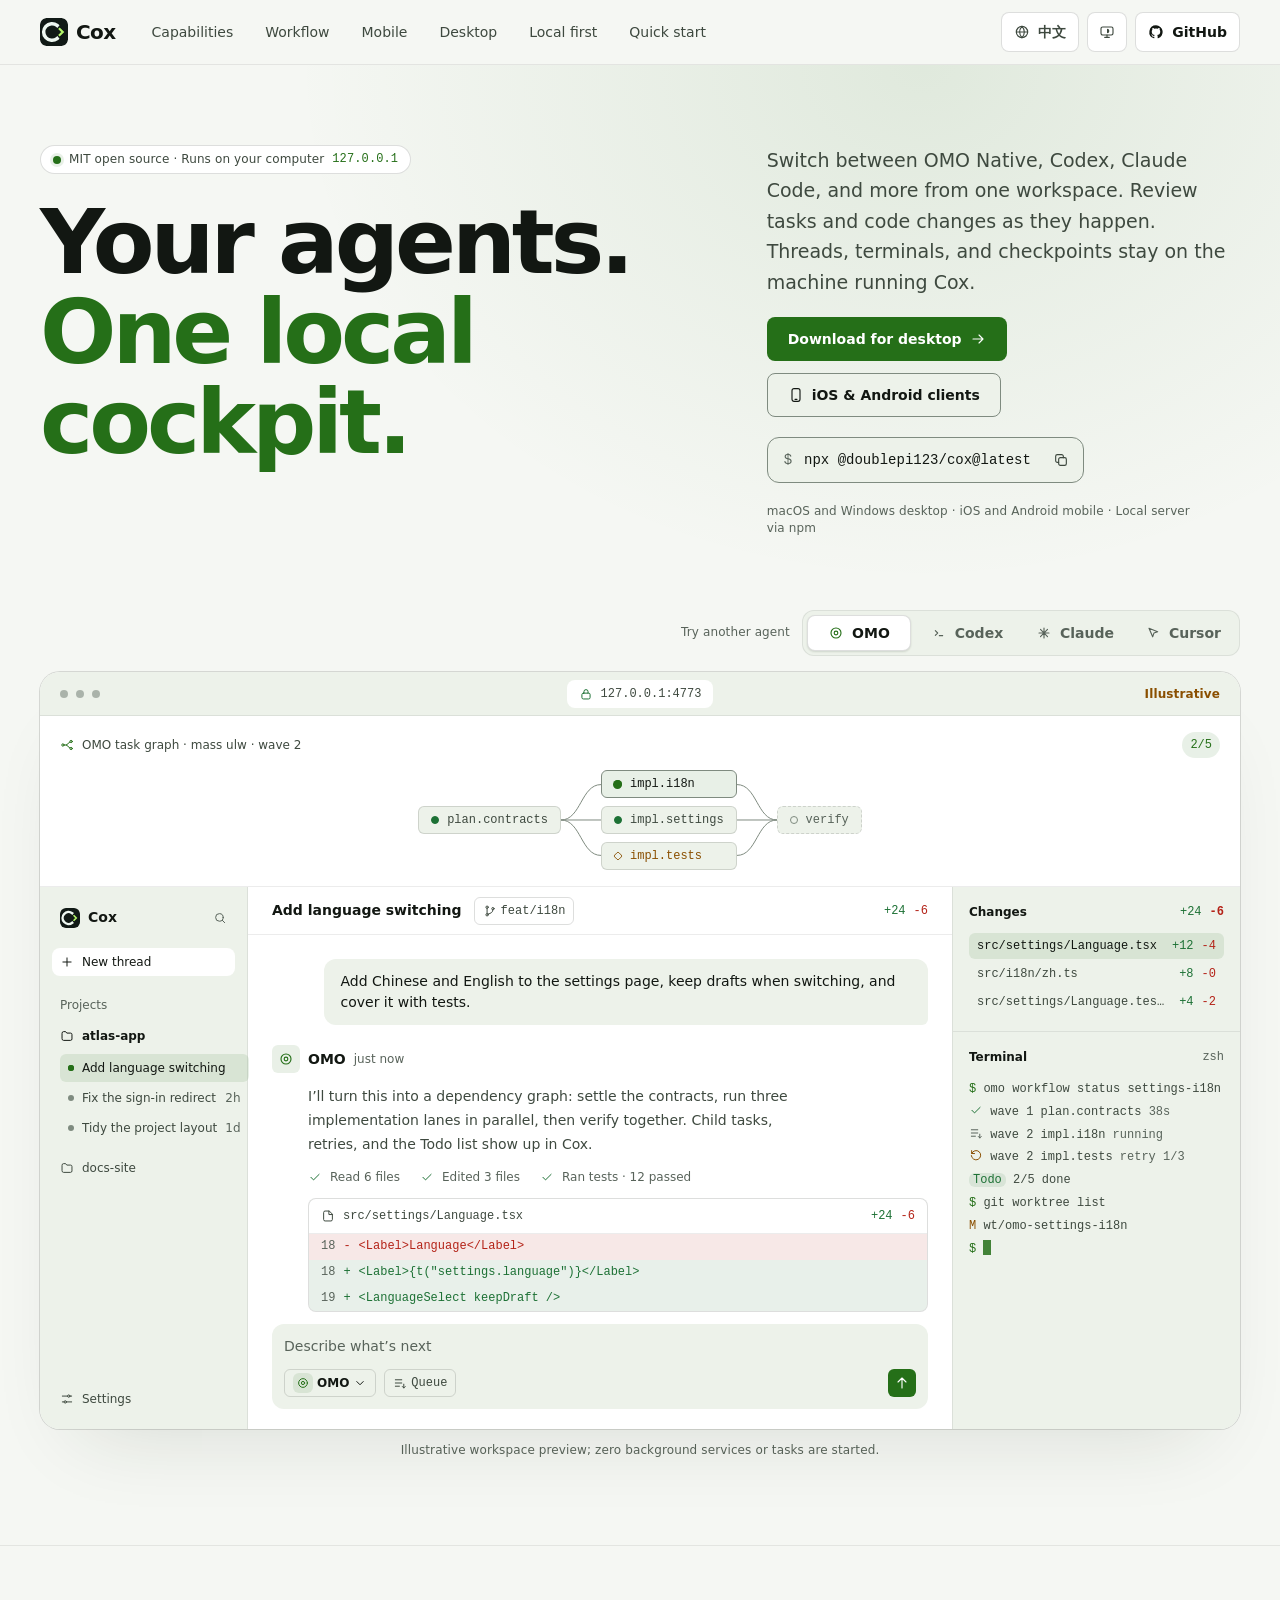
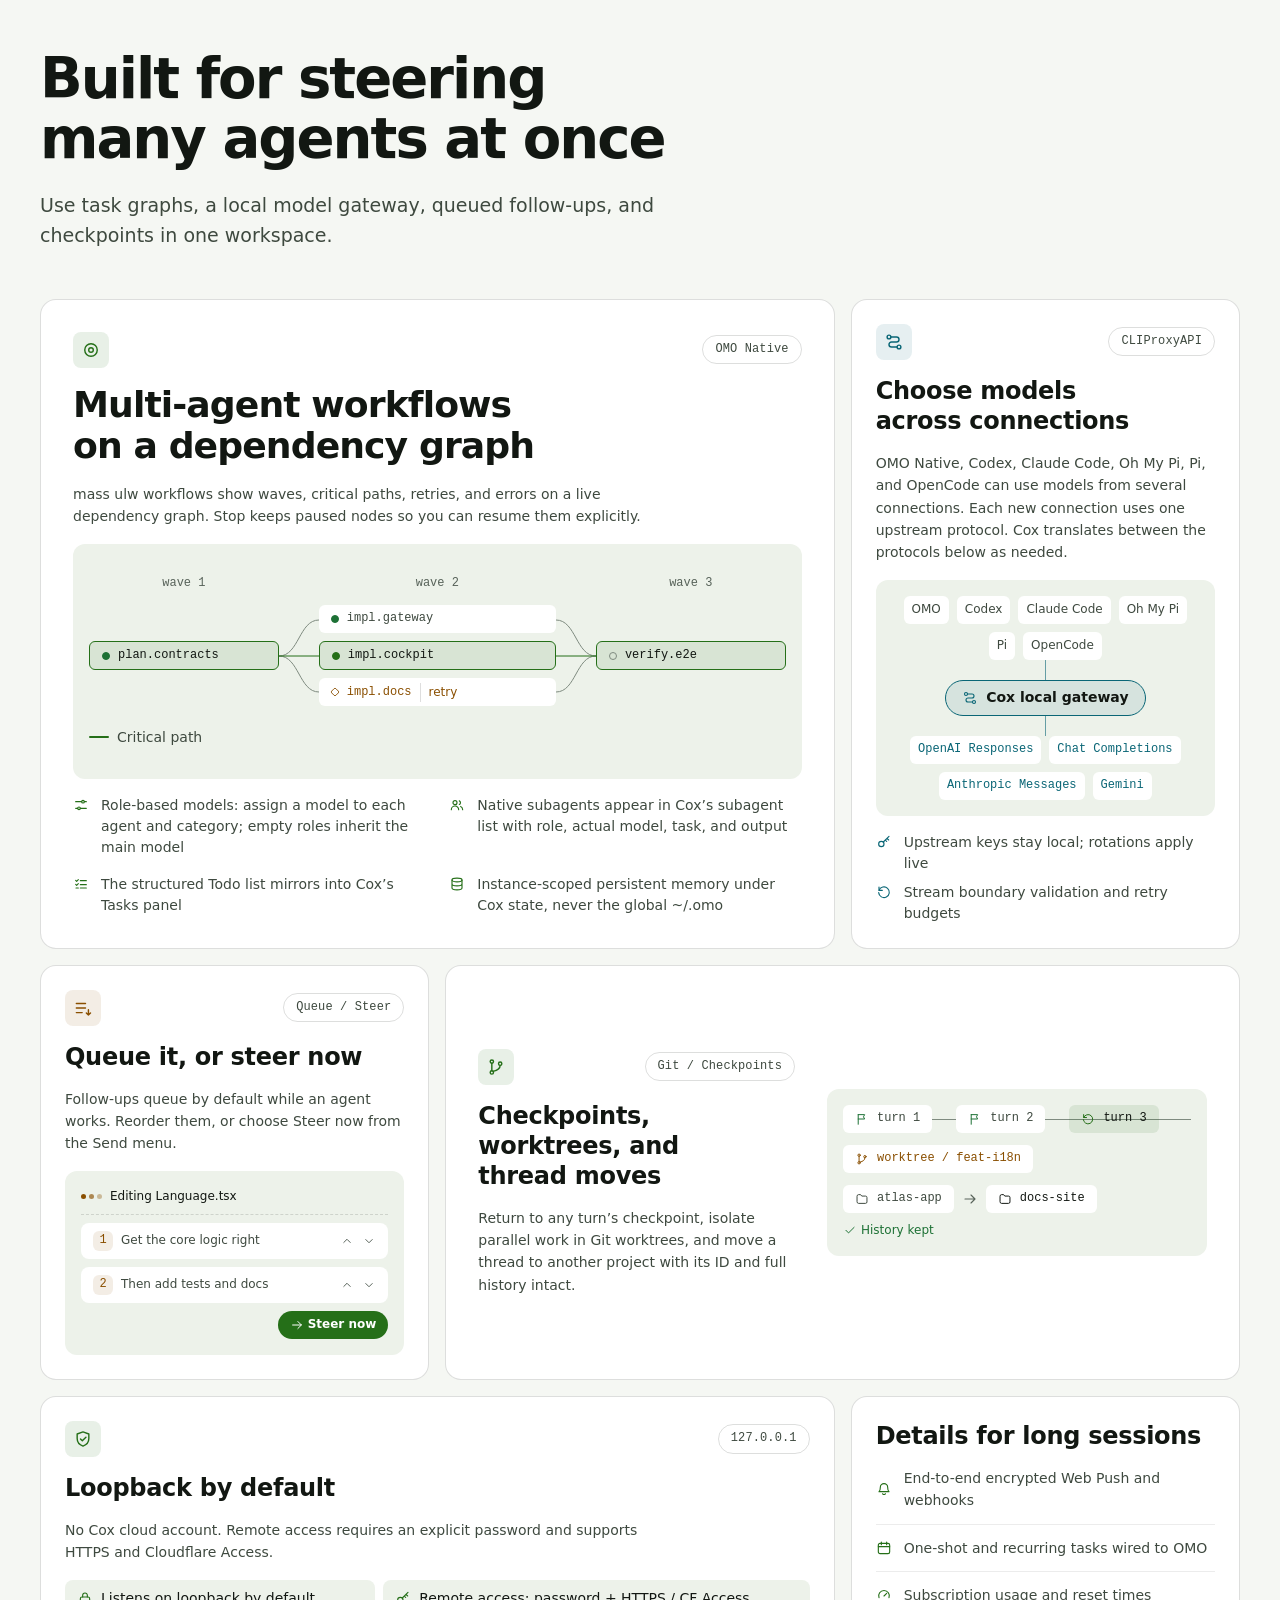
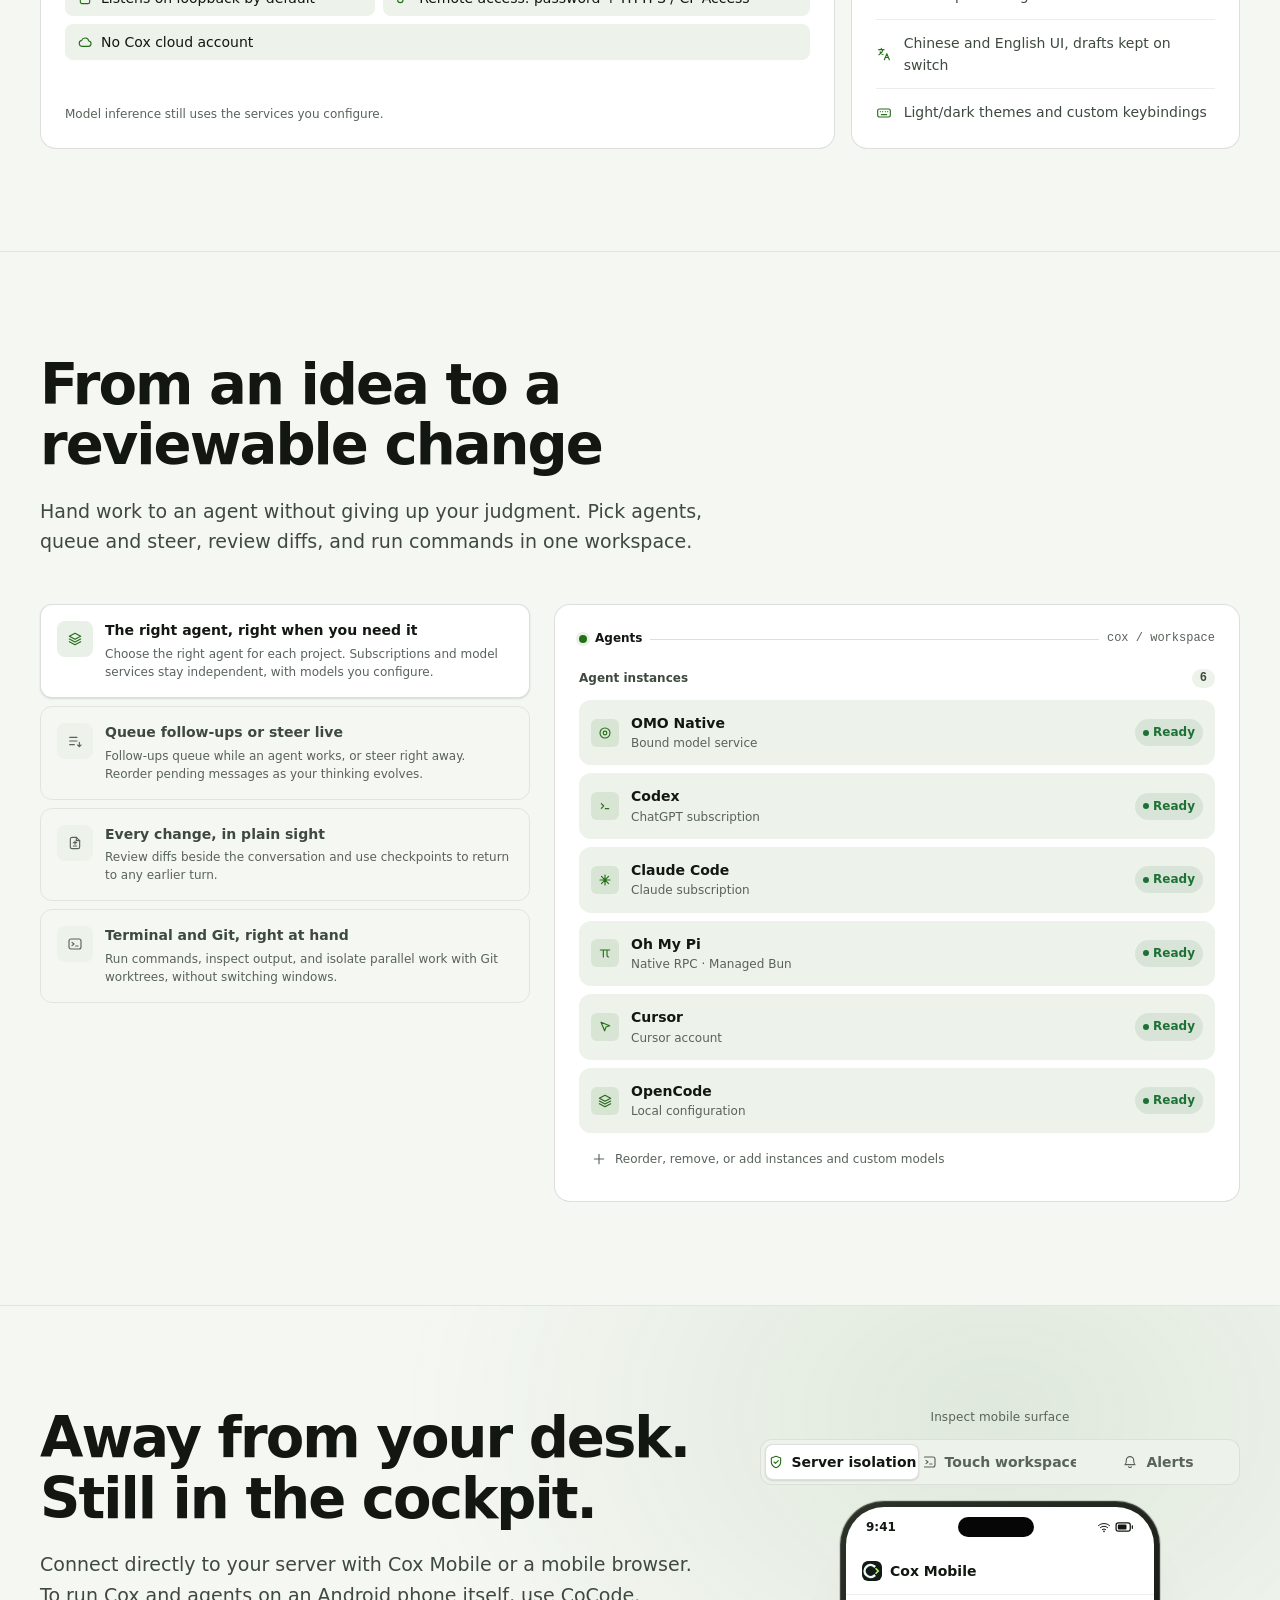
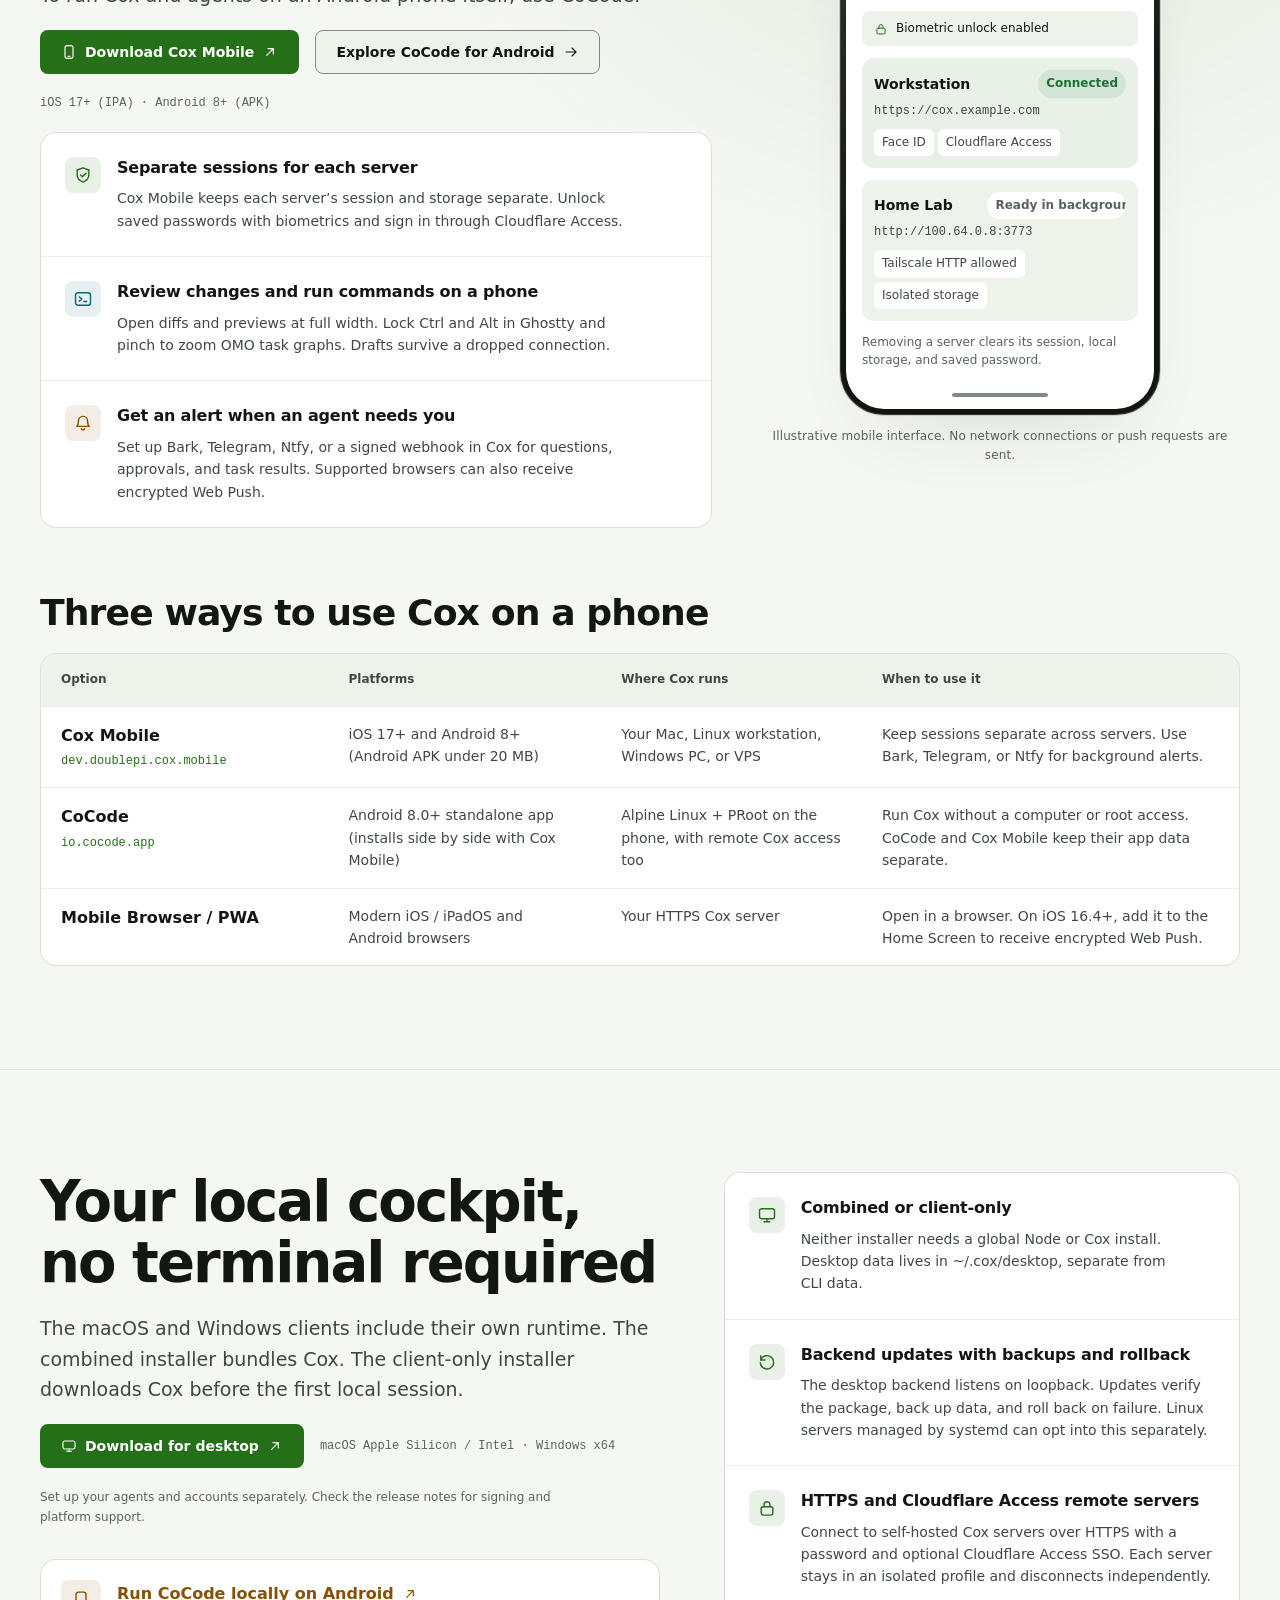
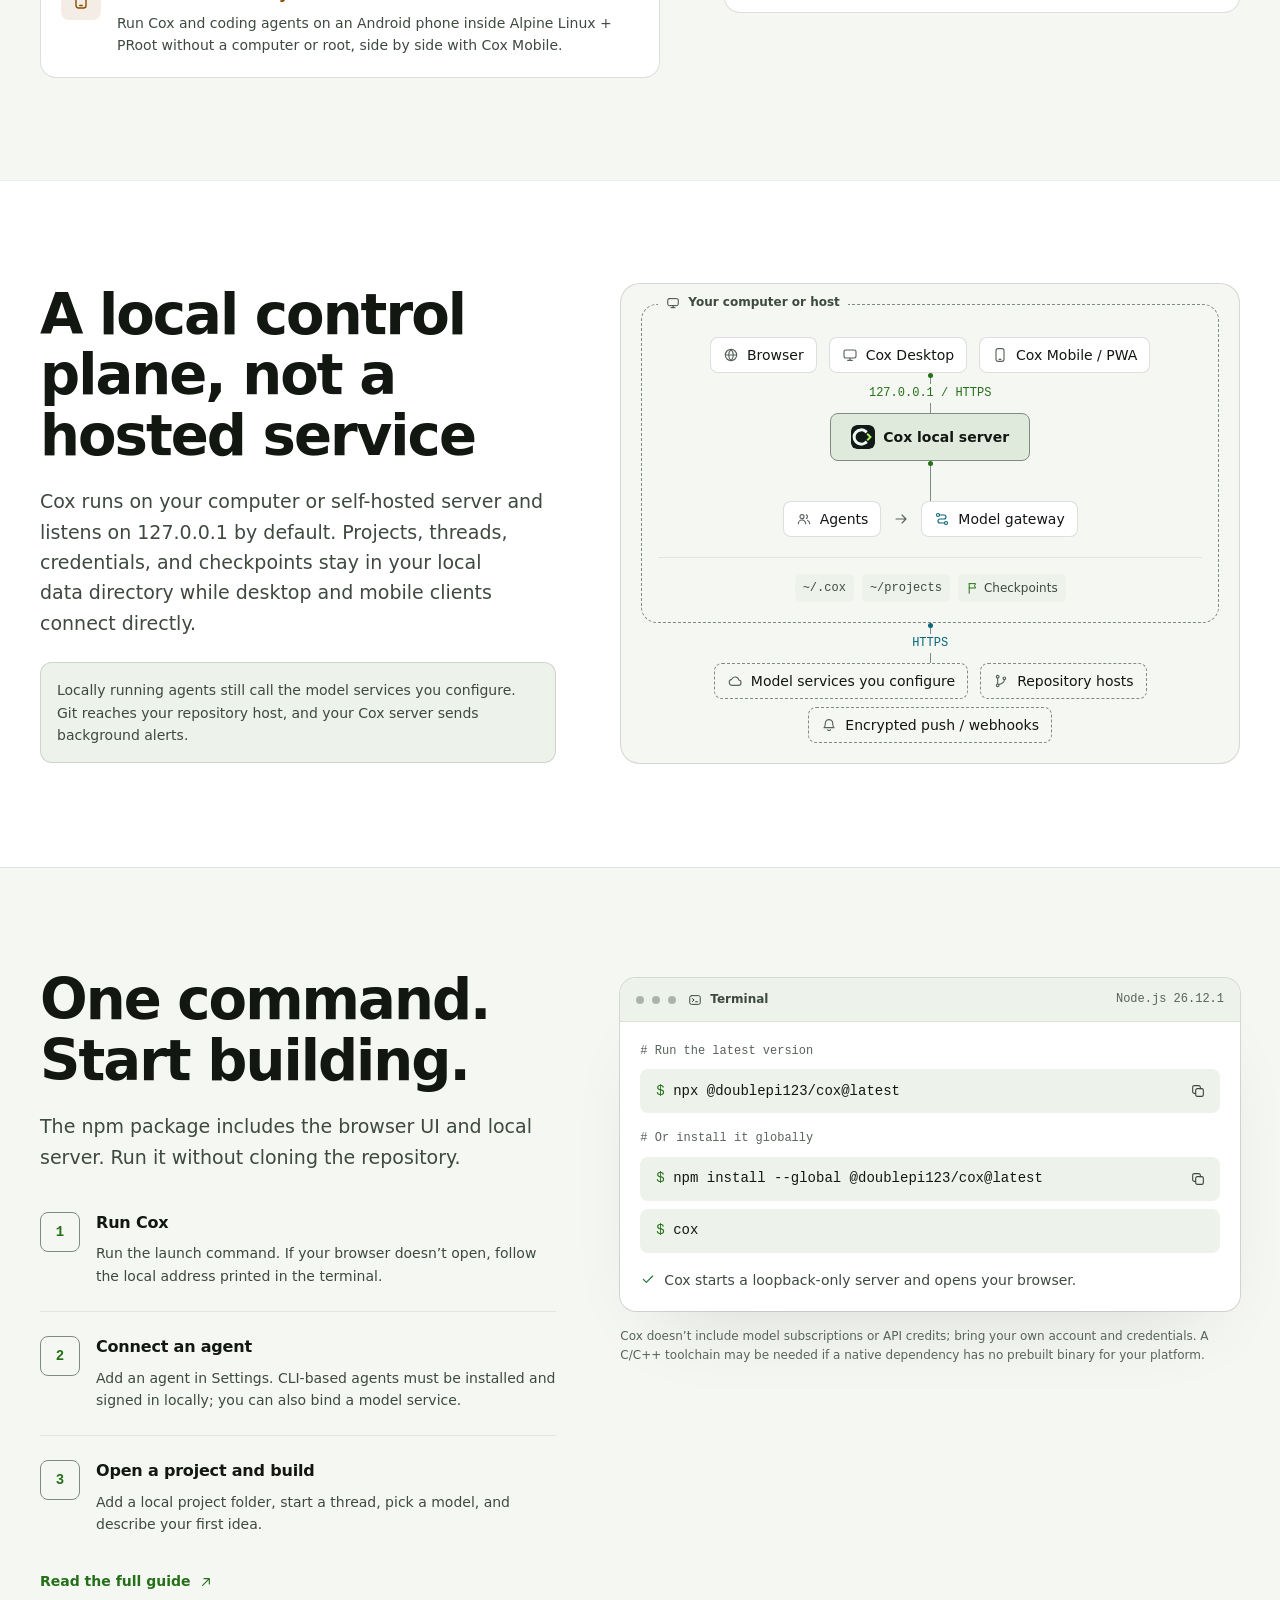
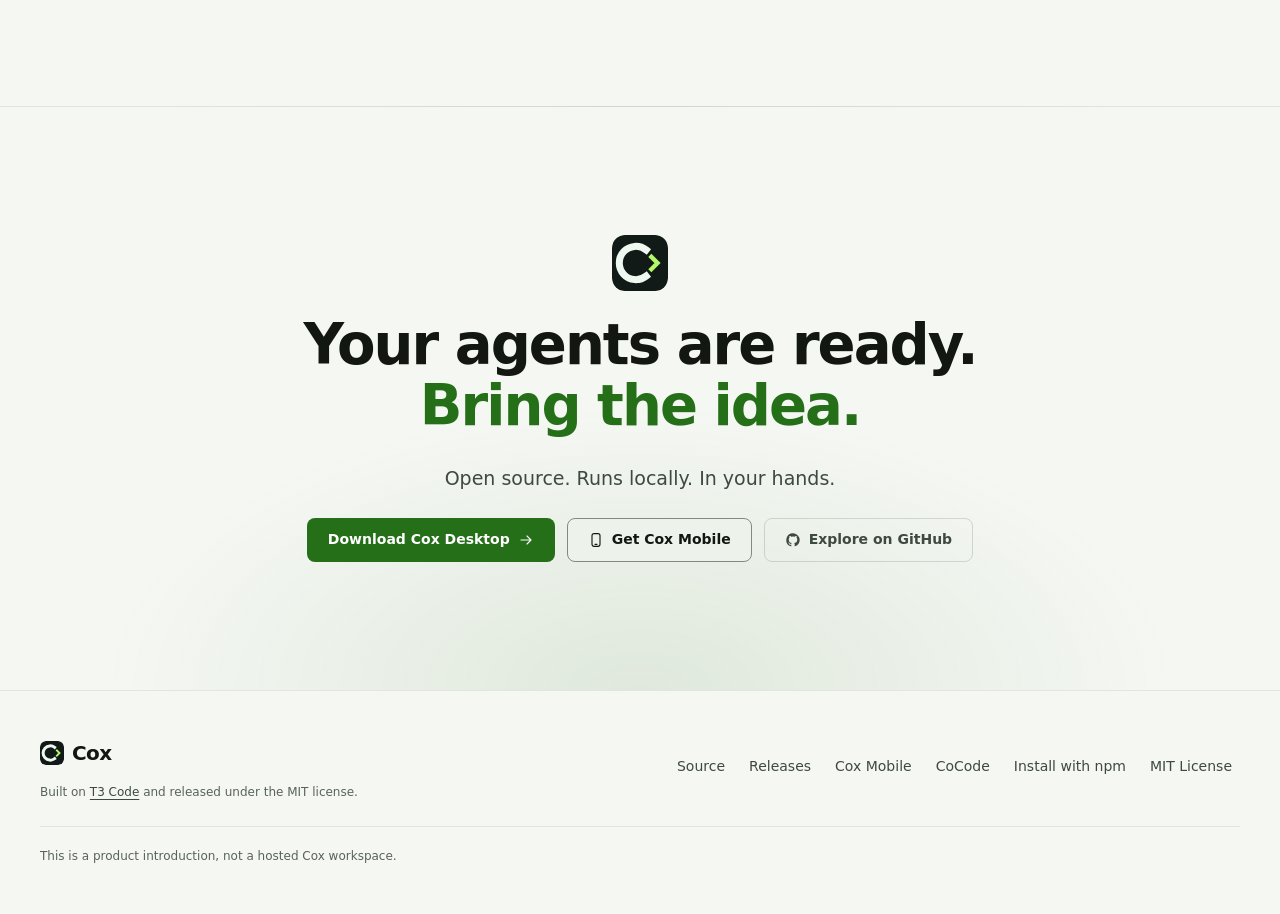
<file: index.html>
<!doctype html>
<html lang="zh-CN">
  <head>
    <meta charset="utf-8" />
    <meta name="viewport" content="width=device-width, initial-scale=1, viewport-fit=cover" />
    <meta name="color-scheme" content="dark light" />
    <meta name="theme-color" content="#070908" media="(prefers-color-scheme: dark)" />
    <meta name="theme-color" content="#f5f7f3" media="(prefers-color-scheme: light)" />
    <meta
      name="description"
      content="Cox 将 OMO Native、Codex、Claude Code 等编码智能体放在同一个本地工作台。用浏览器、桌面端或手机管理对话、终端、代码变更和检查点。"
    />
    <meta property="og:title" content="Cox — Your agents. One local cockpit." />
    <meta
      property="og:description"
      content="Run OMO Native, Codex, Claude Code, and other coding agents from one local workspace. Manage conversations, terminals, diffs, and checkpoints from your browser, desktop, or phone."
    />
    <meta property="og:type" content="website" />
    <meta property="og:url" content="https://doublepi.dev/" />
    <meta property="og:image" content="https://doublepi.dev/assets/social.png" />
    <meta property="og:image:width" content="1200" />
    <meta property="og:image:height" content="630" />
    <meta property="og:image:alt" content="Cox — Your agents. One local cockpit." />
    <meta name="twitter:card" content="summary_large_image" />
    <title>Cox — 你的智能体，同一个本地驾驶舱</title>
    <link rel="canonical" href="https://doublepi.dev/" />
    <link rel="icon" href="assets/cox.svg" type="image/svg+xml" />
    <link rel="stylesheet" href="styles.css?v=09d234ffe18ef01f" />
    <script>
      try {
        const theme = localStorage.getItem("cox.site.theme");
        if (theme === "light" || theme === "dark") document.documentElement.dataset.theme = theme;
      } catch {}
    </script>
    <script type="module" src="main.js?v=9a1c34a3ccfa3637"></script>
  </head>
  <body id="top">
    <svg class="sprite" aria-hidden="true" focusable="false">
      <symbol id="i-github" viewBox="0 0 24 24">
        <path
          fill="currentColor"
          stroke="none"
          d="M12 2a10 10 0 0 0-3.16 19.49c.5.09.68-.22.68-.48v-1.86c-2.78.6-3.37-1.18-3.37-1.18-.45-1.16-1.11-1.47-1.11-1.47-.91-.62.07-.61.07-.61 1 .07 1.53 1.03 1.53 1.03.89 1.52 2.34 1.08 2.91.83.09-.65.35-1.08.64-1.33-2.22-.25-4.56-1.11-4.56-4.94 0-1.09.39-1.98 1.03-2.68-.1-.26-.45-1.27.1-2.65 0 0 .84-.27 2.75 1.02A9.6 9.6 0 0 1 12 6.83a9.6 9.6 0 0 1 2.5.34c1.91-1.29 2.75-1.02 2.75-1.02.55 1.38.2 2.39.1 2.65.64.7 1.03 1.59 1.03 2.68 0 3.84-2.34 4.69-4.57 4.94.36.31.68.92.68 1.86v2.73c0 .26.18.58.69.48A10 10 0 0 0 12 2Z"
        />
      </symbol>
      <symbol id="i-globe" viewBox="0 0 24 24">
        <circle cx="12" cy="12" r="8.5" />
        <path
          d="M3.5 12h17M12 3.5c2.3 2.4 3.5 5.2 3.5 8.5s-1.2 6.1-3.5 8.5c-2.3-2.4-3.5-5.2-3.5-8.5s1.2-6.1 3.5-8.5Z"
        />
      </symbol>
      <symbol id="i-sun" viewBox="0 0 24 24">
        <circle cx="12" cy="12" r="3.75" />
        <path
          d="M12 3v2M12 19v2M3 12h2M19 12h2M5.6 5.6l1.4 1.4M17 17l1.4 1.4M5.6 18.4 7 17M17 7l1.4-1.4"
        />
      </symbol>
      <symbol id="i-moon" viewBox="0 0 24 24">
        <path d="M19.5 14.5A7.5 7.5 0 0 1 9.5 4.5a7.5 7.5 0 1 0 10 10Z" />
      </symbol>
      <symbol id="i-system" viewBox="0 0 24 24">
        <rect x="3" y="4.5" width="18" height="12" rx="2.5" />
        <path d="M8.5 20h7M12 16.5V20" />
        <path fill="currentColor" stroke="none" d="M12 7a3.5 3.5 0 0 1 0 7Z" />
      </symbol>
      <symbol id="i-arrow-right" viewBox="0 0 24 24"><path d="M4.5 12h15M13.5 6l6 6-6 6" /></symbol>
      <symbol id="i-arrow-up-right" viewBox="0 0 24 24"><path d="M7 17 17 7M9 7h8v8" /></symbol>
      <symbol id="i-arrow-up" viewBox="0 0 24 24"><path d="M12 19.5v-15M6 10.5l6-6 6 6" /></symbol>
      <symbol id="i-arrow-down" viewBox="0 0 24 24"><path d="M12 4.5v15M6 13.5l6 6 6-6" /></symbol>
      <symbol id="i-copy" viewBox="0 0 24 24">
        <rect x="8.5" y="8.5" width="11.5" height="11.5" rx="2.5" />
        <path
          d="M15.5 8.5v-2A2.5 2.5 0 0 0 13 4H6.5A2.5 2.5 0 0 0 4 6.5V13a2.5 2.5 0 0 0 2.5 2.5h2"
        />
      </symbol>
      <symbol id="i-check" viewBox="0 0 24 24"><path d="m5 12.5 4.5 4.5L19 7.5" /></symbol>
      <symbol id="i-lock" viewBox="0 0 24 24">
        <rect x="5" y="10.5" width="14" height="10" rx="2.5" />
        <path d="M8.5 10.5V8a3.5 3.5 0 0 1 7 0v2.5" />
      </symbol>
      <symbol id="i-shield" viewBox="0 0 24 24">
        <path d="M12 3.5 19 6v5.5c0 4.2-2.9 7.6-7 9-4.1-1.4-7-4.8-7-9V6Z" />
        <path d="m9 12 2.2 2.2L15.5 10" />
      </symbol>
      <symbol id="i-search" viewBox="0 0 24 24">
        <circle cx="11" cy="11" r="6.5" />
        <path d="m16 16 4 4" />
      </symbol>
      <symbol id="i-plus" viewBox="0 0 24 24"><path d="M12 5v14M5 12h14" /></symbol>
      <symbol id="i-folder" viewBox="0 0 24 24">
        <path
          d="M3.5 7A2.5 2.5 0 0 1 6 4.5h3.6l2 2.5H18A2.5 2.5 0 0 1 20.5 9.5V17a2.5 2.5 0 0 1-2.5 2.5H6A2.5 2.5 0 0 1 3.5 17Z"
        />
      </symbol>
      <symbol id="i-sliders" viewBox="0 0 24 24">
        <path d="M4 7h9M17 7h3M4 17h3M11 17h9" />
        <circle cx="15" cy="7" r="2" />
        <circle cx="9" cy="17" r="2" />
      </symbol>
      <symbol id="i-menu" viewBox="0 0 24 24"><path d="M4.5 7h15M4.5 12h15M4.5 17h15" /></symbol>
      <symbol id="i-branch" viewBox="0 0 24 24">
        <circle cx="7" cy="5.5" r="2" />
        <circle cx="7" cy="18.5" r="2" />
        <circle cx="17" cy="8" r="2" />
        <path d="M7 7.5v9M17 10c0 4-3 6-8.4 7.3" />
      </symbol>
      <symbol id="i-file" viewBox="0 0 24 24">
        <path
          d="M13.5 3.5H7A2.5 2.5 0 0 0 4.5 6v12A2.5 2.5 0 0 0 7 20.5h10a2.5 2.5 0 0 0 2.5-2.5V9.5Z"
        />
        <path d="M13.5 3.5v6h6" />
      </symbol>
      <symbol id="i-chevron-down" viewBox="0 0 24 24"><path d="m6.5 9.5 5.5 5.5 5.5-5.5" /></symbol>
      <symbol id="i-chevron-up" viewBox="0 0 24 24"><path d="m6.5 14.5 5.5-5.5 5.5 5.5" /></symbol>
      <symbol id="i-queue" viewBox="0 0 24 24">
        <path d="M4 6.5h11M4 12h11M4 17.5h7M18.5 14v6.5M16 18l2.5 2.5L21 18" />
      </symbol>
      <symbol id="i-grip" viewBox="0 0 24 24">
        <g fill="currentColor" stroke="none">
          <circle cx="9" cy="6.5" r="1.4" />
          <circle cx="15" cy="6.5" r="1.4" />
          <circle cx="9" cy="12" r="1.4" />
          <circle cx="15" cy="12" r="1.4" />
          <circle cx="9" cy="17.5" r="1.4" />
          <circle cx="15" cy="17.5" r="1.4" />
        </g>
      </symbol>
      <symbol id="i-flag" viewBox="0 0 24 24">
        <path d="M5.5 21V4.5M5.5 4.5h11l-2 3.75 2 3.75h-11" />
      </symbol>
      <symbol id="i-restore" viewBox="0 0 24 24">
        <path d="M4.5 9.5A8 8 0 1 1 4 13" />
        <path d="M4.5 4.5v5h5" />
      </symbol>
      <symbol id="i-terminal" viewBox="0 0 24 24">
        <rect x="3" y="4.5" width="18" height="15" rx="3" />
        <path d="m7.5 9.5 3 2.5-3 2.5M13 15h3.5" />
      </symbol>
      <symbol id="i-layers" viewBox="0 0 24 24">
        <path d="m12 3.5 8.5 4.5-8.5 4.5L3.5 8Z" />
        <path d="m3.5 12 8.5 4.5 8.5-4.5M3.5 16l8.5 4.5 8.5-4.5" />
      </symbol>
      <symbol id="i-diff" viewBox="0 0 24 24">
        <path
          d="M14 3.5H7.5A2.5 2.5 0 0 0 5 6v12a2.5 2.5 0 0 0 2.5 2.5h9A2.5 2.5 0 0 0 19 18V8.5Z"
        />
        <path d="M14 3.5v5h5M9.5 11.5h5M12 9v5M9.5 16.5h5" />
      </symbol>
      <symbol id="i-languages" viewBox="0 0 24 24">
        <path d="M4 5.5h8M8 3.5v2M10.5 5.5c-.8 3.6-3 6.3-6 7.8M6.2 8.8c1 1.8 2.6 3.2 4.3 4" />
        <path d="m12.5 20.5 3.75-9 3.75 9M13.9 17.3h4.7" />
      </symbol>
      <symbol id="i-monitor" viewBox="0 0 24 24">
        <rect x="3" y="4.5" width="18" height="12" rx="2.5" />
        <path d="M8.5 20h7M12 16.5V20" />
      </symbol>
      <symbol id="i-phone" viewBox="0 0 24 24">
        <rect x="6" y="2.5" width="12" height="19" rx="3" />
        <path d="M10.5 18.5h3" />
      </symbol>
      <symbol id="i-cloud" viewBox="0 0 24 24">
        <path d="M7.5 18.5H17a4 4 0 0 0 .6-7.96A5.5 5.5 0 0 0 7 9.6a4.5 4.5 0 0 0 .5 8.9Z" />
      </symbol>
      <symbol id="i-calendar" viewBox="0 0 24 24">
        <rect x="3.5" y="5" width="17" height="15.5" rx="2.5" />
        <path d="M3.5 10h17M8 3v4M16 3v4" />
      </symbol>
      <symbol id="i-gauge" viewBox="0 0 24 24">
        <path d="M4.5 16a8 8 0 1 1 15 0" />
        <path d="m12 13.5 4-4" />
      </symbol>
      <symbol id="i-keyboard" viewBox="0 0 24 24">
        <rect x="2.5" y="6" width="19" height="12" rx="2.5" />
        <path d="M6.5 10h.01M10 10h.01M14 10h.01M17.5 10h.01M8 14.5h8" />
      </symbol>
      <symbol id="i-key" viewBox="0 0 24 24">
        <circle cx="8" cy="15" r="4" />
        <path d="m11 12 8.5-8.5M16.5 6.5 19 9M14 9l2 2" />
      </symbol>
      <symbol id="i-graph" viewBox="0 0 24 24">
        <circle cx="5" cy="12" r="2" />
        <circle cx="19" cy="6" r="2" />
        <circle cx="19" cy="18" r="2" />
        <path d="M7 12h4m0 0 6-5.2M11 12l6 5.2" />
      </symbol>
      <symbol id="i-users" viewBox="0 0 24 24">
        <circle cx="9" cy="8.5" r="3" />
        <path
          d="M3.5 19a5.5 5.5 0 0 1 11 0M15.5 5.8a3 3 0 0 1 0 5.4M17.5 14.2a5.5 5.5 0 0 1 3 4.8"
        />
      </symbol>
      <symbol id="i-list" viewBox="0 0 24 24">
        <path d="m4 6.5 1.5 1.5L8 5.5M4 12.5l1.5 1.5L8 11.5M11 7h9M11 13h9M4.5 18h3.5M11 18h9" />
      </symbol>
      <symbol id="i-database" viewBox="0 0 24 24">
        <ellipse cx="12" cy="6" rx="7.5" ry="2.75" />
        <path
          d="M4.5 6v12c0 1.5 3.4 2.75 7.5 2.75s7.5-1.25 7.5-2.75V6M4.5 12c0 1.5 3.4 2.75 7.5 2.75s7.5-1.25 7.5-2.75"
        />
      </symbol>
      <symbol id="i-route" viewBox="0 0 24 24">
        <circle cx="6" cy="6" r="2.25" />
        <circle cx="18" cy="18" r="2.25" />
        <path d="M8.25 6H15a3 3 0 0 1 0 6H9a3 3 0 0 0 0 6h6.75" />
      </symbol>
      <symbol id="i-agent-omo" viewBox="0 0 24 24">
        <circle cx="12" cy="12" r="7.5" />
        <circle cx="12" cy="12" r="2.75" />
      </symbol>
      <symbol id="i-agent-codex" viewBox="0 0 24 24">
        <path d="m6.5 8.5 3.5 3.5-3.5 3.5M12.5 16h5" />
      </symbol>
      <symbol id="i-agent-claude" viewBox="0 0 24 24">
        <path d="M12 4.5v15M4.5 12h15M6.7 6.7l10.6 10.6M17.3 6.7 6.7 17.3" />
      </symbol>
      <symbol id="i-agent-cursor" viewBox="0 0 24 24">
        <path d="m6 5 13 5.2-5.6 1.9-1.9 5.6Z" />
      </symbol>
      <symbol id="i-agent-pi" viewBox="0 0 24 24">
        <path d="M5 7.5h14M9.5 7.5V18M15 7.5v8a2.5 2.5 0 0 0 2.5 2.5" />
      </symbol>
      <symbol id="i-bell" viewBox="0 0 24 24">
        <path d="M6.5 9.5a5.5 5.5 0 0 1 11 0c0 5 2 6.5 2 6.5h-15s2-1.5 2-6.5Z" />
        <path d="M10 19a2.2 2.2 0 0 0 4 0" />
      </symbol>
      <symbol id="i-wifi" viewBox="0 0 24 24">
        <path
          d="M2.5 9.5a14 14 0 0 1 19 0M5.8 13a9.2 9.2 0 0 1 12.4 0M9.1 16.4a4.4 4.4 0 0 1 5.8 0"
        />
        <circle fill="currentColor" stroke="none" cx="12" cy="19.5" r="1.4" />
      </symbol>
      <symbol id="i-battery" viewBox="0 0 24 24">
        <rect x="2.5" y="7" width="17" height="10" rx="2.6" />
        <path d="M22 10.5v3" />
        <rect
          fill="currentColor"
          stroke="none"
          x="4.6"
          y="9.1"
          width="10.4"
          height="5.8"
          rx="1.2"
        />
      </symbol>
    </svg>

    <a class="skip-link" href="#main" data-i18n="skip">跳到内容</a>

    <header class="site-header" data-header>
      <div class="wrap header-inner">
        <a class="brand" href="#top" aria-label="Cox"
          ><img src="assets/cox.svg" width="28" height="28" alt="" /><span>Cox</span></a
        >
        <nav class="site-nav" aria-label="主导航" data-i18n-aria="nav.label">
          <a href="#capabilities" data-i18n="nav.capabilities">能力</a>
          <a href="#workflow" data-i18n="nav.workflow">工作流</a>
          <a href="#mobile" data-i18n="nav.mobile">移动端</a>
          <a href="#desktop" data-i18n="nav.desktop">桌面版</a>
          <a href="#local" data-i18n="nav.local">本地优先</a>
          <a href="#start" data-i18n="nav.start">快速开始</a>
        </nav>
        <div class="header-actions">
          <button
            class="header-button"
            type="button"
            lang="en"
            aria-label="Switch to English"
            data-language-toggle
          >
            <svg class="icon" aria-hidden="true"><use href="#i-globe" /></svg
            ><span data-language-label>EN</span>
          </button>
          <button
            class="header-button theme-button"
            type="button"
            aria-label="颜色主题：跟随系统"
            title="颜色主题：跟随系统"
            data-theme-toggle
            data-theme-mode="system"
          >
            <svg class="icon icon-system" aria-hidden="true"><use href="#i-system" /></svg
            ><svg class="icon icon-light" aria-hidden="true"><use href="#i-sun" /></svg
            ><svg class="icon icon-dark" aria-hidden="true"><use href="#i-moon" /></svg>
          </button>
          <a
            class="header-button header-github"
            href="https://github.com/doublepi123/cox"
            aria-label="GitHub"
            ><svg class="icon" aria-hidden="true"><use href="#i-github" /></svg
            ><span class="header-github-text">GitHub</span></a
          >
        </div>
      </div>
    </header>

    <main id="main">
      <section class="hero" aria-labelledby="hero-title">
        <canvas class="hero-lattice" aria-hidden="true" data-lattice></canvas>
        <div class="wrap hero-inner">
          <div class="hero-head">
            <p class="status-pill">
              <span class="status-dot" aria-hidden="true"></span
              ><span data-i18n="hero.status">MIT 开源 · 运行在你的电脑上</span
              ><code>127.0.0.1</code>
            </p>
            <h1 id="hero-title">
              <span class="title-line" data-i18n="hero.line1a">你的智能体</span>
              <span class="title-line title-accent" data-i18n="hero.line1b">同一个​本地驾驶舱</span>
            </h1>
          </div>
          <div class="hero-side">
            <p class="hero-lead" data-i18n="hero.description">
              在同一个工作台里切换 OMO Native、Codex、Claude Code
              等智能体，随时查看任务和代码变更。对话、终端和检查点都留在运行 Cox 的机器上。
            </p>
            <div class="hero-actions">
              <a class="button button-primary" href="#desktop"
                ><span data-i18n="hero.cta">下载桌面版</span
                ><svg class="icon" aria-hidden="true"><use href="#i-arrow-right" /></svg
              ></a>
              <a class="button button-secondary" href="#mobile"
                ><svg class="icon" aria-hidden="true"><use href="#i-phone" /></svg
                ><span data-i18n="hero.mobileCta">iOS 与 Android 客户端</span></a
              >
            </div>
            <div class="command">
              <span class="command-prompt" aria-hidden="true">$</span
              ><code>npx @doublepi123/cox@latest</code>
              <button
                class="copy-button"
                type="button"
                data-copy="npx @doublepi123/cox@latest"
                aria-label="复制启动命令"
                data-i18n-aria="copy.command"
              >
                <svg class="icon icon-copy" aria-hidden="true"><use href="#i-copy" /></svg
                ><svg class="icon icon-check" aria-hidden="true"><use href="#i-check" /></svg>
              </button>
            </div>
            <p class="hero-note" data-i18n="hero.note">
              macOS 与 Windows 桌面端 · iOS 与 Android 移动端 · 通过 npm 启动本地服务
            </p>
          </div>

          <div class="hero-stage">
            <div class="demo-controls">
              <span class="demo-switch-label" id="demo-switch-label" data-i18n="demo.switch"
                >切换示例智能体</span
              >
              <div class="segmented" role="group" aria-labelledby="demo-switch-label">
                <button type="button" data-provider="omo" aria-pressed="true">
                  <svg class="icon" aria-hidden="true"><use href="#i-agent-omo" /></svg>OMO
                </button>
                <button type="button" data-provider="codex" aria-pressed="false" tabindex="-1">
                  <svg class="icon" aria-hidden="true"><use href="#i-agent-codex" /></svg>Codex
                </button>
                <button type="button" data-provider="claude" aria-pressed="false" tabindex="-1">
                  <svg class="icon" aria-hidden="true"><use href="#i-agent-claude" /></svg>Claude
                </button>
                <button type="button" data-provider="cursor" aria-pressed="false" tabindex="-1">
                  <svg class="icon" aria-hidden="true"><use href="#i-agent-cursor" /></svg>Cursor
                </button>
              </div>
            </div>
            <figure class="demo-figure">
              <div
                class="window"
                role="img"
                aria-label="Cox 界面示意"
                data-i18n-aria="demo.label"
                data-demo
                data-agent="omo"
              >
                <div class="window-bar">
                  <span class="window-dots"><i></i><i></i><i></i></span>
                  <span class="window-url"
                    ><svg class="icon"><use href="#i-lock" /></svg>127.0.0.1:4773</span
                  >
                  <span class="window-badge" data-i18n="demo.illustrative">示意</span>
                </div>
                <div class="dag" data-dag data-dag-agent="omo">
                  <div class="dag-head">
                    <svg class="icon"><use href="#i-graph" /></svg
                    ><span class="dag-label" data-dag-label>OMO 任务图 · mass ulw · 第 2 波</span
                    ><span class="dag-progress" data-dag-progress>2/5</span>
                  </div>
                  <div class="dag-graph">
                    <span class="dag-node" data-dag-node="0" data-state="done"
                      ><span class="dag-state"></span><code>plan.contracts</code></span
                    >
                    <svg class="dag-edges" viewBox="0 0 40 96" preserveAspectRatio="none">
                      <path d="M0 48C20 48 20 14 40 14M0 48H40M0 48C20 48 20 82 40 82" />
                    </svg>
                    <span class="dag-lanes">
                      <span class="dag-node" data-dag-node="1" data-state="running"
                        ><span class="dag-state"></span><code>impl.i18n</code></span
                      >
                      <span class="dag-node" data-dag-node="2" data-state="done"
                        ><span class="dag-state"></span><code>impl.settings</code></span
                      >
                      <span class="dag-node" data-dag-node="3" data-state="retry"
                        ><span class="dag-state"></span><code>impl.tests</code></span
                      >
                    </span>
                    <svg class="dag-edges" viewBox="0 0 40 96" preserveAspectRatio="none">
                      <path d="M0 14C20 14 20 48 40 48M0 48H40M0 82C20 82 20 48 40 48" />
                    </svg>
                    <span class="dag-node" data-dag-node="4" data-state="wait"
                      ><span class="dag-state"></span><code>verify</code></span
                    >
                  </div>
                </div>
                <div class="window-body">
                  <div class="app-sidebar">
                    <div class="app-brand">
                      <img src="assets/cox.svg" width="20" height="20" alt="" /><span>Cox</span
                      ><svg class="icon"><use href="#i-search" /></svg>
                    </div>
                    <div class="app-new">
                      <svg class="icon"><use href="#i-plus" /></svg
                      ><span data-i18n="demo.newThread">新建对话</span>
                    </div>
                    <p class="app-label" data-i18n="demo.projects">项目</p>
                    <div class="app-project">
                      <svg class="icon"><use href="#i-folder" /></svg><span>atlas-app</span>
                    </div>
                    <ul class="app-threads">
                      <li class="is-active">
                        <span class="pulse"></span
                        ><span data-i18n="demo.thread">添加中英文切换</span>
                      </li>
                      <li>
                        <span class="idle-dot"></span
                        ><span data-i18n="demo.thread2">修复登录跳转</span
                        ><span class="thread-time" data-i18n="demo.time2">2 小时</span>
                      </li>
                      <li>
                        <span class="idle-dot"></span
                        ><span data-i18n="demo.thread3">整理项目结构</span
                        ><span class="thread-time" data-i18n="demo.time3">昨天</span>
                      </li>
                    </ul>
                    <div class="app-project is-muted">
                      <svg class="icon"><use href="#i-folder" /></svg><span>docs-site</span>
                    </div>
                    <div class="app-settings">
                      <svg class="icon"><use href="#i-sliders" /></svg
                      ><span data-i18n="demo.settings">设置</span>
                    </div>
                  </div>
                  <div class="app-main">
                    <div class="app-header">
                      <span class="app-title" data-i18n="demo.thread">添加中英文切换</span
                      ><span class="chip"
                        ><svg class="icon"><use href="#i-branch" /></svg>feat/i18n</span
                      ><span class="diff-stat app-stat"><b>+24</b><i>-6</i></span>
                    </div>
                    <div class="app-timeline">
                      <p class="msg-user" data-i18n="demo.prompt">
                        为设置页添加中英文切换，切换时保留用户草稿，并补上测试。
                      </p>
                      <div class="msg-agent">
                        <div class="agent-head">
                          <span class="agent-avatar"
                            ><svg class="icon glyph-omo"><use href="#i-agent-omo" /></svg
                            ><svg class="icon glyph-codex"><use href="#i-agent-codex" /></svg
                            ><svg class="icon glyph-claude"><use href="#i-agent-claude" /></svg
                            ><svg class="icon glyph-cursor">
                              <use href="#i-agent-cursor" /></svg></span
                          ><strong data-agent-name>OMO</strong
                          ><span class="agent-time" data-i18n="demo.justnow">刚刚</span>
                        </div>
                        <p class="agent-text" data-agent-message>
                          我把任务拆成依赖图：先定接口契约，再分三路并行实现，最后统一验证。子任务、重试和
                          Todo 都会显示在 Cox 里。
                        </p>
                        <ul class="work-log">
                          <li>
                            <svg class="icon"><use href="#i-check" /></svg
                            ><span data-i18n="demo.step1">读取 6 个文件</span>
                          </li>
                          <li>
                            <svg class="icon"><use href="#i-check" /></svg
                            ><span data-i18n="demo.step2">编辑 3 个文件</span>
                          </li>
                          <li>
                            <svg class="icon"><use href="#i-check" /></svg
                            ><span data-i18n="demo.step3">运行测试 · 12 项通过</span>
                          </li>
                        </ul>
                        <div class="diff-card">
                          <div class="diff-head">
                            <svg class="icon"><use href="#i-file" /></svg
                            ><span class="diff-path">src/settings/Language.tsx</span
                            ><span class="diff-stat"><b>+24</b><i>-6</i></span>
                          </div>
                          <div class="diff-line is-del">
                            <span class="ln">18</span><span class="sign">-</span
                            ><code>&lt;Label&gt;Language&lt;/Label&gt;</code>
                          </div>
                          <div class="diff-line is-add">
                            <span class="ln">18</span><span class="sign">+</span
                            ><code>&lt;Label&gt;{t("settings.language")}&lt;/Label&gt;</code>
                          </div>
                          <div class="diff-line is-add">
                            <span class="ln">19</span><span class="sign">+</span
                            ><code>&lt;LanguageSelect keepDraft /&gt;</code>
                          </div>
                        </div>
                      </div>
                    </div>
                    <div class="app-composer">
                      <p class="composer-placeholder" data-i18n="demo.followup">继续描述你的想法</p>
                      <div class="composer-row">
                        <span class="chip chip-agent"
                          ><span class="agent-avatar is-small"
                            ><svg class="icon glyph-omo"><use href="#i-agent-omo" /></svg
                            ><svg class="icon glyph-codex"><use href="#i-agent-codex" /></svg
                            ><svg class="icon glyph-claude"><use href="#i-agent-claude" /></svg
                            ><svg class="icon glyph-cursor">
                              <use href="#i-agent-cursor" /></svg></span
                          ><span data-agent-name>OMO</span
                          ><svg class="icon"><use href="#i-chevron-down" /></svg
                        ></span>
                        <span class="chip"
                          ><svg class="icon"><use href="#i-queue" /></svg
                          ><span data-i18n="demo.queue">排队</span></span
                        ><span class="send-button"
                          ><svg class="icon"><use href="#i-arrow-up" /></svg
                        ></span>
                      </div>
                    </div>
                  </div>
                  <div class="app-panel">
                    <div class="panel-section">
                      <div class="panel-title">
                        <span data-i18n="demo.changes">变更</span
                        ><span class="diff-stat"><b>+24</b><i>-6</i></span>
                      </div>
                      <ul class="panel-files">
                        <li class="is-current">
                          <span>src/settings/Language.tsx</span><b>+12</b><i>-4</i>
                        </li>
                        <li><span>src/i18n/zh.ts</span><b>+8</b><i>-0</i></li>
                        <li><span>src/settings/Language.test.tsx</span><b>+4</b><i>-2</i></li>
                      </ul>
                    </div>
                    <div class="panel-section panel-terminal">
                      <div class="panel-title">
                        <span data-i18n="demo.terminal">终端</span
                        ><span class="panel-shell">zsh</span>
                      </div>
                      <div class="term-lines" data-agent-terminal>
                        <div><span class="t-prompt">$</span> pnpm test settings</div>
                        <div>
                          <svg class="icon t-ok"><use href="#i-check" /></svg> keeps the draft
                          <span class="t-dim">42ms</span>
                        </div>
                        <div>
                          <svg class="icon t-ok"><use href="#i-check" /></svg> renders zh and en
                          <span class="t-dim">18ms</span>
                        </div>
                        <div><span class="t-pass">Tests</span> 12 passed</div>
                        <div><span class="t-prompt">$</span> git status --short</div>
                        <div><span class="t-mod">M</span> src/settings/Language.tsx</div>
                        <div><span class="t-new">A</span> src/i18n/zh.ts</div>
                        <div><span class="t-prompt">$</span> <span class="t-cursor"></span></div>
                      </div>
                    </div>
                  </div>
                </div>
              </div>
              <figcaption data-i18n="demo.caption">界面示意，不会连接服务或启动任务。</figcaption>
            </figure>
          </div>
        </div>
      </section>

      <section class="section capabilities" id="capabilities" aria-labelledby="caps-title">
        <div class="wrap">
          <div class="section-heading">
            <h2 id="caps-title" data-i18n="caps.title">为同时驾驶​多个智能体​而建</h2>
            <p class="section-lead" data-i18n="caps.description">
              Cox 把任务图、模型网关、消息队列和检查点放进同一个本地工作台。
            </p>
          </div>
          <div class="bento" data-spotlight>
            <article class="card card-omo">
              <div class="card-head">
                <span class="card-icon"
                  ><svg class="icon" aria-hidden="true"><use href="#i-agent-omo" /></svg></span
                ><span class="card-tag">OMO Native</span>
              </div>
              <h3 class="card-title-lg" data-i18n="caps.omo.title">依赖图驱动的​多智能体工作流</h3>
              <p data-i18n="caps.omo.description">
                mass ulw
                工作流用实时依赖图展示波次、关键路径、重试与错误；停止后保留暂停的节点，由你明确恢复。
              </p>
              <div class="wave-board" aria-hidden="true">
                <div class="wave">
                  <span class="wave-label">wave 1</span>
                  <div class="wave-nodes">
                    <span class="wave-node is-done is-critical"><code>plan.contracts</code></span>
                  </div>
                </div>
                <svg class="wave-edges" viewBox="0 0 40 100" preserveAspectRatio="none">
                  <path d="M0 50C20 50 20 14 40 14M0 50C20 50 20 86 40 86" />
                  <path class="is-critical" d="M0 50H40" />
                </svg>
                <div class="wave">
                  <span class="wave-label">wave 2</span>
                  <div class="wave-nodes">
                    <span class="wave-node is-done"><code>impl.gateway</code></span>
                    <span class="wave-node is-running is-critical"><code>impl.cockpit</code></span>
                    <span class="wave-node is-retry"
                      ><code>impl.docs</code
                      ><span class="wave-meta" data-i18n="caps.omo.retry">重试</span></span
                    >
                  </div>
                </div>
                <svg class="wave-edges" viewBox="0 0 40 100" preserveAspectRatio="none">
                  <path d="M0 14C20 14 20 50 40 50M0 86C20 86 20 50 40 50" />
                  <path class="is-critical" d="M0 50H40" />
                </svg>
                <div class="wave">
                  <span class="wave-label">wave 3</span>
                  <div class="wave-nodes">
                    <span class="wave-node is-critical"><code>verify.e2e</code></span>
                  </div>
                </div>
                <p class="wave-legend">
                  <span class="legend-line"></span
                  ><span data-i18n="caps.omo.critical">关键路径</span>
                </p>
              </div>
              <ul class="fact-list">
                <li>
                  <svg class="icon" aria-hidden="true"><use href="#i-sliders" /></svg
                  ><span data-i18n="caps.omo.roles"
                    >按角色分配模型：每个智能体与类别可绑定不同模型，留空则继承主模型</span
                  >
                </li>
                <li>
                  <svg class="icon" aria-hidden="true"><use href="#i-users" /></svg
                  ><span data-i18n="caps.omo.subagents"
                    >原生子智能体出现在 Cox 的子智能体列表中，含角色、实际模型、任务与输出</span
                  >
                </li>
                <li>
                  <svg class="icon" aria-hidden="true"><use href="#i-list" /></svg
                  ><span data-i18n="caps.omo.todo">结构化 Todo 同步到 Cox 的任务面板</span>
                </li>
                <li>
                  <svg class="icon" aria-hidden="true"><use href="#i-database" /></svg
                  ><span data-i18n="caps.omo.memory"
                    >按实例隔离的持久记忆，保存在 Cox 状态目录，不使用全局 ~/.omo</span
                  >
                </li>
              </ul>
            </article>

            <article class="card card-gateway">
              <div class="card-head">
                <span class="card-icon is-cyan"
                  ><svg class="icon" aria-hidden="true"><use href="#i-route" /></svg></span
                ><span class="card-tag">CLIProxyAPI</span>
              </div>
              <h3 data-i18n="caps.gateway.title">跨模型连接选择模型</h3>
              <p data-i18n="caps.gateway.description">
                OMO Native、Codex、Claude Code、Oh My Pi、Pi 和 OpenCode
                可使用多个模型连接。每个新连接采用一种上游协议，Cox 按需转换下列协议。
              </p>
              <div class="switchboard" aria-hidden="true">
                <div class="sb-row">
                  <span class="sb-chip">OMO</span><span class="sb-chip">Codex</span
                  ><span class="sb-chip">Claude Code</span><span class="sb-chip">Oh My Pi</span
                  ><span class="sb-chip">Pi</span><span class="sb-chip">OpenCode</span>
                </div>
                <span class="sb-link"></span>
                <div class="sb-hub">
                  <svg class="icon"><use href="#i-route" /></svg
                  ><span data-i18n="caps.gateway.hub">Cox 本地网关</span>
                </div>
                <span class="sb-link"></span>
                <div class="sb-protocols">
                  <code>OpenAI Responses</code><code>Chat Completions</code
                  ><code>Anthropic Messages</code><code>Gemini</code>
                </div>
              </div>
              <ul class="fact-list is-compact">
                <li>
                  <svg class="icon" aria-hidden="true"><use href="#i-key" /></svg
                  ><span data-i18n="caps.gateway.keys">上游密钥存于本地密钥库，轮换即时生效</span>
                </li>
                <li>
                  <svg class="icon" aria-hidden="true"><use href="#i-restore" /></svg
                  ><span data-i18n="caps.gateway.recovery">协议流边界校验与可配置重试预算</span>
                </li>
              </ul>
            </article>

            <article class="card card-queue">
              <div class="card-head">
                <span class="card-icon is-amber"
                  ><svg class="icon" aria-hidden="true"><use href="#i-queue" /></svg></span
                ><span class="card-tag">Queue / Steer</span>
              </div>
              <h3 data-i18n="caps.queue.title">排队，或立即引导</h3>
              <p data-i18n="caps.queue.description">
                智能体工作时，后续消息默认排队。上下调整顺序，或从发送菜单选择立即引导。
              </p>
              <div class="mini-queue" aria-hidden="true">
                <div class="mq-running">
                  <span class="working-indicator"><i></i><i></i><i></i></span
                  ><span data-i18n="caps.queue.running">正在编辑 Language.tsx</span>
                </div>
                <div class="mq-item">
                  <span class="mq-index">1</span
                  ><span data-i18n="caps.queue.item1">先把核心逻辑做好</span
                  ><svg class="icon"><use href="#i-chevron-up" /></svg
                  ><svg class="icon"><use href="#i-chevron-down" /></svg>
                </div>
                <div class="mq-item">
                  <span class="mq-index">2</span
                  ><span data-i18n="caps.queue.item2">再补上测试和文档</span
                  ><svg class="icon"><use href="#i-chevron-up" /></svg
                  ><svg class="icon"><use href="#i-chevron-down" /></svg>
                </div>
                <span class="mq-steer"
                  ><svg class="icon"><use href="#i-arrow-right" /></svg
                  ><span data-i18n="caps.queue.steer">立即引导</span></span
                >
              </div>
            </article>

            <article class="card card-git">
              <div class="card-git-copy">
                <div class="card-head">
                  <span class="card-icon"
                    ><svg class="icon" aria-hidden="true"><use href="#i-branch" /></svg></span
                  ><span class="card-tag">Git / Checkpoints</span>
                </div>
                <h3 data-i18n="caps.git.title">检查点、工作树与​线程迁移</h3>
                <p data-i18n="caps.git.description">
                  每一轮都可以回到检查点；Git 工作树隔离并行任务；把线程移动到另一个项目时，保留原
                  ID 和完整历史。
                </p>
              </div>
              <div class="timeline" aria-hidden="true">
                <div class="tl-track">
                  <span class="tl-point is-done"
                    ><svg class="icon"><use href="#i-flag" /></svg><code>turn 1</code></span
                  >
                  <span class="tl-point is-done"
                    ><svg class="icon"><use href="#i-flag" /></svg><code>turn 2</code></span
                  >
                  <span class="tl-point is-current"
                    ><svg class="icon"><use href="#i-restore" /></svg><code>turn 3</code></span
                  >
                </div>
                <div class="tl-branch">
                  <svg class="icon"><use href="#i-branch" /></svg><code>worktree / feat-i18n</code>
                </div>
                <div class="tl-move">
                  <span class="tl-chip"
                    ><svg class="icon"><use href="#i-folder" /></svg><code>atlas-app</code></span
                  ><svg class="icon tl-arrow"><use href="#i-arrow-right" /></svg
                  ><span class="tl-chip is-target"
                    ><svg class="icon"><use href="#i-folder" /></svg><code>docs-site</code></span
                  ><span class="tl-note"
                    ><svg class="icon"><use href="#i-check" /></svg
                    ><span data-i18n="caps.git.kept">历史保留</span></span
                  >
                </div>
              </div>
            </article>

            <article class="card card-local">
              <div class="card-head">
                <span class="card-icon"
                  ><svg class="icon" aria-hidden="true"><use href="#i-shield" /></svg></span
                ><code class="card-tag">127.0.0.1</code>
              </div>
              <h3 data-i18n="caps.local.title">默认只监听本机</h3>
              <p data-i18n="caps.local.description">
                不需要 Cox 云端账号。跨设备连接要求设置密码，并支持 HTTPS 与 Cloudflare Access
                网关验证。
              </p>
              <ul class="point-row">
                <li>
                  <svg class="icon" aria-hidden="true"><use href="#i-lock" /></svg
                  ><span data-i18n="caps.local.point1">默认仅监听回环地址</span>
                </li>
                <li>
                  <svg class="icon" aria-hidden="true"><use href="#i-key" /></svg
                  ><span data-i18n="caps.local.point2">远程访问：密码 + HTTPS / CF Access</span>
                </li>
                <li>
                  <svg class="icon" aria-hidden="true"><use href="#i-cloud" /></svg
                  ><span data-i18n="caps.local.point3">无需 Cox 云端账号</span>
                </li>
              </ul>
              <p class="card-caveat" data-i18n="caps.local.caveat">模型推理仍使用你配置的服务。</p>
            </article>

            <article class="card card-more">
              <h3 data-i18n="caps.more.title">为长时间工作​准备的细节</h3>
              <ul class="more-list">
                <li>
                  <svg class="icon" aria-hidden="true"><use href="#i-bell" /></svg
                  ><span data-i18n="caps.more.notify">端到端加密 Web Push 与 Webhook 通知</span>
                </li>
                <li>
                  <svg class="icon" aria-hidden="true"><use href="#i-calendar" /></svg
                  ><span data-i18n="caps.more.schedule">单次与周期定时任务，联动 OMO 调度</span>
                </li>
                <li>
                  <svg class="icon" aria-hidden="true"><use href="#i-gauge" /></svg
                  ><span data-i18n="caps.more.usage">订阅用量与重置时间</span>
                </li>
                <li>
                  <svg class="icon" aria-hidden="true"><use href="#i-languages" /></svg
                  ><span data-i18n="caps.more.language">中英双语界面，切换不丢草稿</span>
                </li>
                <li>
                  <svg class="icon" aria-hidden="true"><use href="#i-keyboard" /></svg
                  ><span data-i18n="caps.more.themes">深浅主题与自定义快捷键</span>
                </li>
              </ul>
            </article>
          </div>
        </div>
      </section>

      <section class="section workflow" id="workflow" aria-labelledby="workflow-title">
        <div class="wrap">
          <div class="section-heading">
            <h2 id="workflow-title" data-i18n="workflow.title">从一个想法，到一处​可审阅的变更</h2>
            <p class="section-lead" data-i18n="workflow.description">
              把任务交给智能体，也保留对过程的判断。选择智能体、排队引导、审阅差异、运行命令，都在同一个工作台里。
            </p>
          </div>
          <div class="workflow-showcase">
            <div
              class="workflow-tabs"
              role="tablist"
              aria-label="工作流功能"
              aria-orientation="vertical"
              data-i18n-aria="workflow.tabsLabel"
            >
              <button
                id="tab-providers"
                class="workflow-tab"
                type="button"
                role="tab"
                aria-selected="true"
                aria-controls="workflow-panel"
                data-workflow="providers"
              >
                <span class="workflow-icon"
                  ><svg class="icon" aria-hidden="true"><use href="#i-layers" /></svg></span
                ><span class="workflow-tab-copy"
                  ><strong data-i18n="feature.providers.title">你的智能体，随需选择</strong
                  ><span data-i18n="feature.providers.description"
                    >为不同项目选择合适的智能体。订阅账号与模型服务独立并存，模型由你配置。</span
                  ></span
                >
              </button>
              <button
                id="tab-queue"
                class="workflow-tab"
                type="button"
                role="tab"
                aria-selected="false"
                aria-controls="workflow-panel"
                tabindex="-1"
                data-workflow="queue"
              >
                <span class="workflow-icon"
                  ><svg class="icon" aria-hidden="true"><use href="#i-queue" /></svg></span
                ><span class="workflow-tab-copy"
                  ><strong data-i18n="feature.queue.title">不必等待，随时引导</strong
                  ><span data-i18n="feature.queue.description"
                    >智能体工作时，新消息先排队；需要时立即引导。调整顺序，让任务跟上思路。</span
                  ></span
                >
              </button>
              <button
                id="tab-review"
                class="workflow-tab"
                type="button"
                role="tab"
                aria-selected="false"
                aria-controls="workflow-panel"
                tabindex="-1"
                data-workflow="review"
              >
                <span class="workflow-icon"
                  ><svg class="icon" aria-hidden="true"><use href="#i-diff" /></svg></span
                ><span class="workflow-tab-copy"
                  ><strong data-i18n="feature.review.title">每处变更，都看得清</strong
                  ><span data-i18n="feature.review.description"
                    >对话旁查看代码差异，用检查点回到之前任意一轮，确认无误再继续。</span
                  ></span
                >
              </button>
              <button
                id="tab-terminal"
                class="workflow-tab"
                type="button"
                role="tab"
                aria-selected="false"
                aria-controls="workflow-panel"
                tabindex="-1"
                data-workflow="terminal"
              >
                <span class="workflow-icon"
                  ><svg class="icon" aria-hidden="true"><use href="#i-terminal" /></svg></span
                ><span class="workflow-tab-copy"
                  ><strong data-i18n="feature.terminal.title">终端与 Git，就在手边</strong
                  ><span data-i18n="feature.terminal.description"
                    >运行命令、查看输出，用 Git 工作树隔离并行任务，不再来回切换窗口。</span
                  ></span
                >
              </button>
            </div>
            <div
              class="workflow-panel"
              id="workflow-panel"
              role="tabpanel"
              aria-labelledby="tab-providers"
              tabindex="0"
              data-workflow-panel="providers"
            >
              <div class="workflow-panel-label">
                <span class="status-dot" aria-hidden="true"></span
                ><span data-workflow-status data-i18n="workflow.statusProviders">智能体</span
                ><span class="panel-label-line"></span><code>cox / workspace</code>
              </div>
              <div class="workflow-views">
                <div class="workflow-view" data-workflow-view="providers">
                  <div class="view-heading">
                    <span data-i18n="feature.providers.viewTitle">智能体实例</span><code>6</code>
                  </div>
                  <div class="instance">
                    <span class="agent-avatar"
                      ><svg class="icon"><use href="#i-agent-omo" /></svg></span
                    ><span class="instance-name">OMO Native</span
                    ><span class="instance-kind" data-i18n="feature.providers.kind3"
                      >绑定模型服务</span
                    ><span class="instance-status" data-i18n="feature.providers.ready">可用</span>
                  </div>
                  <div class="instance">
                    <span class="agent-avatar"
                      ><svg class="icon"><use href="#i-agent-codex" /></svg></span
                    ><span class="instance-name">Codex</span
                    ><span class="instance-kind" data-i18n="feature.providers.kind1"
                      >ChatGPT 订阅</span
                    ><span class="instance-status" data-i18n="feature.providers.ready">可用</span>
                  </div>
                  <div class="instance">
                    <span class="agent-avatar"
                      ><svg class="icon"><use href="#i-agent-claude" /></svg></span
                    ><span class="instance-name">Claude Code</span
                    ><span class="instance-kind" data-i18n="feature.providers.kind2"
                      >Claude 订阅</span
                    ><span class="instance-status" data-i18n="feature.providers.ready">可用</span>
                  </div>
                  <div class="instance">
                    <span class="agent-avatar"
                      ><svg class="icon"><use href="#i-agent-pi" /></svg></span
                    ><span class="instance-name">Oh My Pi</span
                    ><span class="instance-kind" data-i18n="feature.providers.kind6"
                      >原生 RPC · 受管 Bun</span
                    ><span class="instance-status" data-i18n="feature.providers.ready">可用</span>
                  </div>
                  <div class="instance">
                    <span class="agent-avatar"
                      ><svg class="icon"><use href="#i-agent-cursor" /></svg></span
                    ><span class="instance-name">Cursor</span
                    ><span class="instance-kind" data-i18n="feature.providers.kind4"
                      >Cursor 账号</span
                    ><span class="instance-status" data-i18n="feature.providers.ready">可用</span>
                  </div>
                  <div class="instance">
                    <span class="agent-avatar"
                      ><svg class="icon"><use href="#i-layers" /></svg></span
                    ><span class="instance-name">OpenCode</span
                    ><span class="instance-kind" data-i18n="feature.providers.kind5">本地配置</span
                    ><span class="instance-status" data-i18n="feature.providers.ready">可用</span>
                  </div>
                  <div class="view-footnote">
                    <svg class="icon"><use href="#i-plus" /></svg
                    ><span data-i18n="feature.providers.add"
                      >支持实例拖拽排序、删除与自定义模型</span
                    >
                  </div>
                </div>
                <div class="workflow-view" data-workflow-view="queue" hidden>
                  <div class="queue-context">
                    <span class="agent-avatar"
                      ><svg class="icon"><use href="#i-agent-codex" /></svg
                    ></span>
                    <div>
                      <strong>Codex</strong
                      ><span data-i18n="feature.queue.working"
                        >正在编辑 src/settings/Language.tsx</span
                      >
                    </div>
                    <span class="working-indicator"><i></i><i></i><i></i></span>
                  </div>
                  <div class="view-heading">
                    <span data-i18n="feature.queue.pending">排队中</span><code>2</code>
                  </div>
                  <div class="queue-item">
                    <svg class="icon"><use href="#i-grip" /></svg><span class="mq-index">1</span
                    ><span data-i18n="feature.queue.item1">先把核心逻辑做好</span
                    ><svg class="icon"><use href="#i-chevron-down" /></svg>
                  </div>
                  <div class="queue-item">
                    <svg class="icon"><use href="#i-grip" /></svg><span class="mq-index">2</span
                    ><span data-i18n="feature.queue.item2">再补上测试和文档</span
                    ><svg class="icon"><use href="#i-chevron-down" /></svg>
                  </div>
                  <div class="steer-box">
                    <span data-i18n="feature.queue.prompt">现在改变方向？</span
                    ><span class="mq-steer"
                      ><svg class="icon"><use href="#i-arrow-right" /></svg
                      ><span data-i18n="feature.queue.steer">立即引导</span></span
                    >
                  </div>
                </div>
                <div class="workflow-view" data-workflow-view="review" hidden>
                  <div class="review-meta">
                    <span class="chip"
                      ><svg class="icon"><use href="#i-branch" /></svg>feat/i18n</span
                    ><span class="diff-stat"><b>+24</b><i>-6</i></span>
                  </div>
                  <div class="diff-card">
                    <div class="diff-head">
                      <svg class="icon"><use href="#i-file" /></svg
                      ><span class="diff-path">src/app.tsx</span
                      ><span class="diff-stat"><b>+18</b><i>-4</i></span>
                    </div>
                    <div class="diff-line is-del">
                      <span class="ln">42</span><span class="sign">-</span
                      ><code>return &lt;Login /&gt;;</code>
                    </div>
                    <div class="diff-line is-add">
                      <span class="ln">42</span><span class="sign">+</span
                      ><code>return &lt;Login next={path} /&gt;;</code>
                    </div>
                    <div class="diff-line is-add">
                      <span class="ln">43</span><span class="sign">+</span
                      ><code>// preserve the destination</code>
                    </div>
                  </div>
                  <div class="checkpoints">
                    <div class="checkpoint is-done">
                      <svg class="icon"><use href="#i-flag" /></svg>
                      <div>
                        <strong data-i18n="feature.review.turn1">理解需求</strong
                        ><small data-i18n="feature.review.turn1detail">已创建检查点</small>
                      </div>
                      <svg class="icon checkpoint-mark"><use href="#i-check" /></svg>
                    </div>
                    <div class="checkpoint is-current">
                      <svg class="icon"><use href="#i-flag" /></svg>
                      <div>
                        <strong data-i18n="feature.review.turn2">实现与测试</strong
                        ><small data-i18n="feature.review.turn2detail">当前检查点</small>
                      </div>
                      <svg class="icon checkpoint-mark"><use href="#i-restore" /></svg>
                    </div>
                  </div>
                </div>
                <div class="workflow-view" data-workflow-view="terminal" hidden>
                  <div class="review-meta">
                    <span class="chip"
                      ><svg class="icon"><use href="#i-branch" /></svg>feat/i18n</span
                    ><span class="chip"
                      ><svg class="icon"><use href="#i-folder" /></svg
                      ><span data-i18n="feature.terminal.worktree">工作树</span></span
                    ><span class="panel-shell">zsh</span>
                  </div>
                  <div class="full-terminal">
                    <div>
                      <span class="t-path">~/projects/atlas-app</span>
                      <span class="t-branch">feat/i18n</span>
                    </div>
                    <div><span class="t-prompt">$</span> pnpm test settings</div>
                    <div>
                      <svg class="icon t-ok"><use href="#i-check" /></svg> keeps the draft
                      <span class="t-dim">42ms</span>
                    </div>
                    <div>
                      <svg class="icon t-ok"><use href="#i-check" /></svg> renders zh and en
                      <span class="t-dim">18ms</span>
                    </div>
                    <div>
                      <svg class="icon t-ok"><use href="#i-check" /></svg> saves the choice
                      <span class="t-dim">11ms</span>
                    </div>
                    <div>
                      <span class="t-pass">Tests</span> 12 passed <span class="t-dim">(12)</span>
                    </div>
                    <div><span class="t-prompt">$</span> git status --short</div>
                    <div><span class="t-mod">M</span> src/settings/Language.tsx</div>
                    <div><span class="t-new">A</span> src/i18n/zh.ts</div>
                    <div><span class="t-prompt">$</span> <span class="t-cursor"></span></div>
                  </div>
                </div>
              </div>
            </div>
          </div>
        </div>
      </section>

      <section class="section mobile" id="mobile" aria-labelledby="mobile-title">
        <div class="wrap">
          <div class="mobile-grid">
            <div class="mobile-copy">
              <h2 id="mobile-title" data-i18n="mobile.title">离开桌前，驾驶舱​仍在掌心</h2>
              <p class="section-lead" data-i18n="mobile.description">
                用 Cox Mobile 或手机浏览器直连自己的服务器。想把 Cox 和智能体都装在 Android
                手机上，可以用 CoCode。
              </p>
              <div class="mobile-downloads">
                <a
                  class="button button-primary"
                  href="https://github.com/doublepi123/cox/releases?q=%22Cox+Mobile%22"
                  ><svg class="icon" aria-hidden="true"><use href="#i-phone" /></svg
                  ><span data-i18n="mobile.download">下载 Cox Mobile</span
                  ><svg class="icon" aria-hidden="true"><use href="#i-arrow-up-right" /></svg
                ></a>
                <a class="button button-secondary" href="cocode/"
                  ><span data-i18n="mobile.cocodeCta">探索 CoCode 安卓版</span
                  ><svg class="icon" aria-hidden="true"><use href="#i-arrow-right" /></svg
                ></a>
              </div>
              <p class="mobile-platforms" data-i18n="mobile.platforms">
                iOS 17+（IPA）· Android 8+（APK）
              </p>
              <div class="mobile-highlights">
                <article class="feature-row">
                  <span class="card-icon"
                    ><svg class="icon" aria-hidden="true"><use href="#i-shield" /></svg
                  ></span>
                  <div>
                    <h3 data-i18n="mobile.feature1.title">多台服务器，各自保存登录状态</h3>
                    <p data-i18n="mobile.feature1.description">
                      Cox Mobile 为每台服务器隔离会话和存储。可用生物识别解锁保存的密码，也支持
                      Cloudflare Access 登录。
                    </p>
                  </div>
                </article>
                <article class="feature-row">
                  <span class="card-icon is-cyan"
                    ><svg class="icon" aria-hidden="true"><use href="#i-terminal" /></svg
                  ></span>
                  <div>
                    <h3 data-i18n="mobile.feature2.title">在窄屏上看变更、跑终端</h3>
                    <p data-i18n="mobile.feature2.description">
                      全宽查看代码变更和预览。在 Ghostty 中锁定 Ctrl 和 Alt，用双指缩放 OMO
                      任务图。网络中断时，草稿仍会保留。
                    </p>
                  </div>
                </article>
                <article class="feature-row">
                  <span class="card-icon is-amber"
                    ><svg class="icon" aria-hidden="true"><use href="#i-bell" /></svg
                  ></span>
                  <div>
                    <h3 data-i18n="mobile.feature3.title">智能体需要你时，手机会收到提醒</h3>
                    <p data-i18n="mobile.feature3.description">
                      在 Cox 的通知设置中接入 Bark、Telegram、Ntfy 或签名
                      Webhook，接收提问、审批和任务结果。支持的浏览器也可接收加密 Web Push。
                    </p>
                  </div>
                </article>
              </div>
            </div>

            <div class="mobile-stage">
              <div class="mobile-controls">
                <span class="demo-switch-label" id="mobile-switch-label" data-i18n="mobile.switch"
                  >切换移动端视图</span
                >
                <div class="segmented" role="group" aria-labelledby="mobile-switch-label">
                  <button type="button" data-mobile-tab="launcher" aria-pressed="true">
                    <svg class="icon" aria-hidden="true"><use href="#i-shield" /></svg
                    ><span data-i18n="mobile.tab.launcher">多服隔离</span>
                  </button>
                  <button type="button" data-mobile-tab="touch" aria-pressed="false" tabindex="-1">
                    <svg class="icon" aria-hidden="true"><use href="#i-terminal" /></svg
                    ><span data-i18n="mobile.tab.touch">触控工作台</span>
                  </button>
                  <button type="button" data-mobile-tab="notify" aria-pressed="false" tabindex="-1">
                    <svg class="icon" aria-hidden="true"><use href="#i-bell" /></svg
                    ><span data-i18n="mobile.tab.notify">后台通知</span>
                  </button>
                </div>
              </div>

              <figure class="mobile-figure">
                <div class="mobile-device" aria-hidden="true" data-mobile-demo="launcher">
                  <div class="mobile-screen">
                    <div class="mobile-statusbar">
                      <span>9:41</span>
                      <span class="mobile-island"></span>
                      <span class="mobile-signals">
                        <svg class="icon"><use href="#i-wifi" /></svg>
                        <svg class="icon icon-battery"><use href="#i-battery" /></svg>
                      </span>
                    </div>
                    <div class="mobile-appbar">
                      <span class="mobile-brand">
                        <img src="assets/cox.svg" width="20" height="20" alt="" />
                        <span>Cox Mobile</span>
                      </span>
                    </div>

                    <div class="mobile-views">
                      <div class="mobile-view" data-mobile-view="launcher">
                        <div class="mv-note">
                          <svg class="icon"><use href="#i-lock" /></svg>
                          <span data-i18n="mobile.launcher.vault">已启用生物识别解锁</span>
                        </div>
                        <div class="mv-item is-active">
                          <div class="mv-item-top">
                            <strong>Workstation</strong>
                            <span class="mv-chip is-live" data-i18n="mobile.launcher.connected"
                              >当前连接</span
                            >
                          </div>
                          <code>https://cox.example.com</code>
                          <div class="mv-tags">
                            <span>Face ID</span>
                            <span>Cloudflare Access</span>
                          </div>
                        </div>
                        <div class="mv-item">
                          <div class="mv-item-top">
                            <strong>Home Lab</strong>
                            <span class="mv-chip" data-i18n="mobile.launcher.warm">后台待命</span>
                          </div>
                          <code>http://100.64.0.8:3773</code>
                          <div class="mv-tags">
                            <span data-i18n="mobile.launcher.tailscale">已允许 Tailscale HTTP</span>
                            <span data-i18n="mobile.launcher.isolated">独立存储</span>
                          </div>
                        </div>
                        <p class="mv-foot" data-i18n="mobile.launcher.note">
                          移除服务器时会清除它的登录状态、本地存储和保存的密码。
                        </p>
                      </div>

                      <div class="mobile-view" data-mobile-view="touch" hidden>
                        <div class="mv-wave">
                          <svg class="icon"><use href="#i-graph" /></svg>
                          <span data-i18n="mobile.touch.dag">OMO 第 2 波 · 双指缩放图谱</span>
                          <code>3/4</code>
                        </div>
                        <div class="diff-card mv-diff">
                          <div class="diff-head">
                            <svg class="icon"><use href="#i-diff" /></svg>
                            <span class="diff-path">MobileWorkspaceBar.tsx</span>
                            <span class="diff-stat"><b>+18</b><i>-2</i></span>
                          </div>
                          <div class="diff-line is-del">
                            <span class="ln">24</span><span class="sign">-</span
                            ><code>splitView={true}</code>
                          </div>
                          <div class="diff-line is-add">
                            <span class="ln">24</span><span class="sign">+</span
                            ><code>sheetMode="unified"</code>
                          </div>
                        </div>
                        <div class="mv-term">
                          <div class="mv-term-line">
                            <span class="t-prompt">$</span> pnpm mobile:test
                          </div>
                          <div class="mv-term-line">
                            <svg class="icon t-ok"><use href="#i-check" /></svg> 4 suites passed
                            <span class="t-dim">310ms</span>
                          </div>
                          <div class="mv-keys">
                            <kbd>ESC</kbd><kbd>TAB</kbd><kbd class="is-locked">CTRL</kbd
                            ><kbd>ALT</kbd><kbd>PASTE</kbd><kbd>A+</kbd>
                          </div>
                        </div>
                        <div class="mv-thumbbar">
                          <span data-i18n="mobile.touch.nav1">对话</span>
                          <span data-i18n="mobile.touch.nav2">新建</span>
                          <span class="is-active" data-i18n="mobile.touch.nav3">变更</span>
                          <span data-i18n="mobile.touch.nav4">终端</span>
                          <span data-i18n="mobile.touch.nav5">服务器</span>
                        </div>
                      </div>

                      <div class="mobile-view" data-mobile-view="notify" hidden>
                        <div class="mv-item is-urgent">
                          <div class="mv-item-top">
                            <strong>Bark</strong>
                            <span class="mv-time">now</span>
                          </div>
                          <p class="mv-push-title" data-i18n="mobile.notify.alert1Title">
                            OMO 正在等待你的确认
                          </p>
                          <p class="mv-push-body" data-i18n="mobile.notify.alert1Body">
                            请选择发布分支。点按打开对话。
                          </p>
                        </div>
                        <div class="mv-item">
                          <div class="mv-item-top">
                            <strong>Telegram</strong>
                            <span class="mv-time">2m</span>
                          </div>
                          <p class="mv-push-title" data-i18n="mobile.notify.alert2Title">
                            atlas-app 可以审阅了
                          </p>
                          <p class="mv-push-body" data-i18n="mobile.notify.alert2Body">
                            对话中的任务已完成。点按查看代码变更。
                          </p>
                        </div>
                        <div class="mv-tags">
                          <code>Bark</code><code>Telegram</code><code>Ntfy</code
                          ><code>Webhook</code>
                        </div>
                        <p class="mv-foot" data-i18n="mobile.notify.filter">
                          子智能体的内部步骤不会触发提醒。
                        </p>
                      </div>
                    </div>

                    <div class="mobile-homebar"></div>
                  </div>
                </div>
                <figcaption data-i18n="mobile.caption">
                  移动端界面示意，不会发起网络连接或系统推送。
                </figcaption>
              </figure>
            </div>
          </div>

          <div class="mobile-matrix">
            <h3 class="matrix-title" data-i18n="mobile.matrix.title">手机使用 Cox 的三种方式</h3>
            <div class="mobile-table-wrap">
              <table class="mobile-table">
                <thead>
                  <tr>
                    <th scope="col" data-i18n="mobile.matrix.colOption">方式</th>
                    <th scope="col" data-i18n="mobile.matrix.colPlatform">支持平台</th>
                    <th scope="col" data-i18n="mobile.matrix.colWhere">运行位置</th>
                    <th scope="col" data-i18n="mobile.matrix.colFit">适用场景</th>
                  </tr>
                </thead>
                <tbody>
                  <tr>
                    <th scope="row">
                      <strong>Cox Mobile</strong>
                      <code>dev.doublepi.cox.mobile</code>
                    </th>
                    <td>
                      <span class="cell-label" data-i18n="mobile.matrix.colPlatform">支持平台</span>
                      <span data-i18n="mobile.matrix.coxPlatform"
                        >iOS 17+ 与 Android 8+（安卓安装包小于 20MB）</span
                      >
                    </td>
                    <td>
                      <span class="cell-label" data-i18n="mobile.matrix.colWhere">运行位置</span>
                      <span data-i18n="mobile.matrix.coxWhere">你的电脑、家庭服务器或云主机</span>
                    </td>
                    <td>
                      <span class="cell-label" data-i18n="mobile.matrix.colFit">适用场景</span>
                      <span data-i18n="mobile.matrix.coxFit"
                        >连接多台服务器，独立保存会话。配合 Bark、Telegram 或 Ntfy
                        接收后台提醒。</span
                      >
                    </td>
                  </tr>
                  <tr>
                    <th scope="row">
                      <strong>CoCode</strong>
                      <code>io.cocode.app</code>
                    </th>
                    <td>
                      <span class="cell-label" data-i18n="mobile.matrix.colPlatform">支持平台</span>
                      <span data-i18n="mobile.matrix.cocodePlatform"
                        >Android 8.0+ 独立应用（可与 Cox Mobile 同机并存）</span
                      >
                    </td>
                    <td>
                      <span class="cell-label" data-i18n="mobile.matrix.colWhere">运行位置</span>
                      <span data-i18n="mobile.matrix.cocodeWhere"
                        >手机本地的 Alpine Linux + PRoot，也可连接远程 Cox</span
                      >
                    </td>
                    <td>
                      <span class="cell-label" data-i18n="mobile.matrix.colFit">适用场景</span>
                      <span data-i18n="mobile.matrix.cocodeFit"
                        >不需要电脑或 root 权限。与 Cox Mobile
                        同时安装时，两款应用的数据各自独立。</span
                      >
                    </td>
                  </tr>
                  <tr>
                    <th scope="row">
                      <strong data-i18n="mobile.matrix.pwaName">手机浏览器 / PWA</strong>
                    </th>
                    <td>
                      <span class="cell-label" data-i18n="mobile.matrix.colPlatform">支持平台</span>
                      <span data-i18n="mobile.matrix.pwaPlatform"
                        >现代 iOS / iPadOS 与 Android 浏览器</span
                      >
                    </td>
                    <td>
                      <span class="cell-label" data-i18n="mobile.matrix.colWhere">运行位置</span>
                      <span data-i18n="mobile.matrix.pwaWhere">你部署的 HTTPS Cox 服务器</span>
                    </td>
                    <td>
                      <span class="cell-label" data-i18n="mobile.matrix.colFit">适用场景</span>
                      <span data-i18n="mobile.matrix.pwaFit"
                        >打开浏览器即可使用。iOS 16.4+ 将网页添加到主屏幕后可接收加密 Web
                        Push。</span
                      >
                    </td>
                  </tr>
                </tbody>
              </table>
            </div>
          </div>
        </div>
      </section>

      <section class="section desktop" id="desktop" aria-labelledby="desktop-title">
        <div class="wrap desktop-grid">
          <div class="desktop-copy">
            <h2 id="desktop-title" data-i18n="desktop.title">不开终端，也有你的​本地驾驶舱</h2>
            <p class="section-lead" data-i18n="desktop.description">
              macOS 和 Windows 客户端自带运行环境。组合包已包含 Cox
              后端。仅客户端版在首次本地连接时联网安装 Cox。
            </p>
            <div class="desktop-downloads">
              <a
                class="button button-primary"
                href="https://github.com/doublepi123/cox/releases/tag/cox-desktop-latest"
                ><svg class="icon" aria-hidden="true"><use href="#i-monitor" /></svg
                ><span data-i18n="desktop.download">下载桌面版</span
                ><svg class="icon" aria-hidden="true"><use href="#i-arrow-up-right" /></svg
              ></a>
              <span class="desktop-platforms" data-i18n="desktop.platforms"
                >macOS Apple Silicon / Intel · Windows x64</span
              >
            </div>
            <p class="desktop-note" data-i18n="desktop.note">
              智能体及账号需单独配置。签名和系统兼容性说明见发布页。
            </p>
            <div class="cocode-card">
              <span class="cocode-icon"
                ><svg class="icon" aria-hidden="true"><use href="#i-phone" /></svg
              ></span>
              <div>
                <a class="mobile-link" href="cocode/"
                  ><span data-i18n="desktop.mobile">在 Android 手机本地运行 CoCode</span
                  ><svg class="icon" aria-hidden="true"><use href="#i-arrow-up-right" /></svg
                ></a>
                <p data-i18n="desktop.mobileDescription">
                  无需电脑与 root，通过 Alpine Linux + PRoot 在手机上本地运行 Cox 与智能体；可与 Cox
                  Mobile 远程版同机共存。
                </p>
              </div>
            </div>
          </div>
          <div class="desktop-features">
            <article class="feature-row">
              <span class="card-icon"
                ><svg class="icon" aria-hidden="true"><use href="#i-monitor" /></svg
              ></span>
              <div>
                <h3 data-i18n="desktop.feature1.title">组合包或仅客户端，按需选择</h3>
                <p data-i18n="desktop.feature1.description">
                  两种安装包都不需要全局安装 Node 或 Cox。桌面数据保存在 ~/.cox/desktop，与 CLI
                  数据分开。
                </p>
              </div>
            </article>
            <article class="feature-row">
              <span class="card-icon"
                ><svg class="icon" aria-hidden="true"><use href="#i-restore" /></svg
              ></span>
              <div>
                <h3 data-i18n="desktop.feature2.title">后端更新支持备份和回滚</h3>
                <p data-i18n="desktop.feature2.description">
                  桌面端的本地后端仅监听回环地址。更新会校验安装包并备份数据，失败时恢复旧版本。Linux
                  上由 systemd 管理的 Cox 服务也可单独启用此功能。
                </p>
              </div>
            </article>
            <article class="feature-row">
              <span class="card-icon"
                ><svg class="icon" aria-hidden="true"><use href="#i-lock" /></svg
              ></span>
              <div>
                <h3 data-i18n="desktop.feature3.title">HTTPS 与 Cloudflare Access 远程连接</h3>
                <p data-i18n="desktop.feature3.description">
                  连接自建 Cox 服务器要求 HTTPS 与密码，兼容 Cloudflare Access
                  身份验证。每个服务器拥有独立浏览器配置，可同时连接与单独断开。
                </p>
              </div>
            </article>
          </div>
        </div>
      </section>

      <section class="section local" id="local" aria-labelledby="local-title">
        <div class="wrap local-grid">
          <div class="local-copy">
            <h2 id="local-title" data-i18n="local.title">本地控制面，不是云端托管</h2>
            <p class="section-lead" data-i18n="local.description">
              Cox 服务运行在你的电脑或自建主机上，默认只监听
              127.0.0.1。项目、对话、凭据与检查点留在本地数据目录，上游密钥由本地网关保管，桌面与移动端均直连你的实例。
            </p>
            <p class="local-caveat" data-i18n="local.caveat">
              本地运行的智能体仍会调用你配置的模型服务。Git 操作访问你的代码托管平台，后台提醒由你的
              Cox 服务发出。
            </p>
          </div>
          <div class="topology" aria-hidden="true">
            <div class="machine">
              <span class="machine-label"
                ><svg class="icon"><use href="#i-monitor" /></svg
                ><span data-i18n="local.machine">你的电脑或自建主机</span></span
              >
              <div class="topo-row">
                <span class="topo-node"
                  ><svg class="icon"><use href="#i-globe" /></svg
                  ><span data-i18n="local.browser">浏览器</span></span
                >
                <span class="topo-node"
                  ><svg class="icon"><use href="#i-monitor" /></svg
                  ><span data-i18n="local.desktop">Cox 桌面版</span></span
                >
                <span class="topo-node"
                  ><svg class="icon"><use href="#i-phone" /></svg
                  ><span data-i18n="local.mobile">Cox Mobile / PWA</span></span
                >
              </div>
              <span class="topo-link"><code>127.0.0.1 / HTTPS</code></span>
              <div class="topo-node topo-server">
                <img src="assets/cox.svg" width="24" height="24" alt="" /><strong
                  data-i18n="local.server"
                  >Cox 本地服务</strong
                >
              </div>
              <span class="topo-link"></span>
              <div class="topo-row">
                <span class="topo-node"
                  ><svg class="icon"><use href="#i-users" /></svg
                  ><span data-i18n="local.agents">智能体</span></span
                >
                <span class="topo-arrow"
                  ><svg class="icon"><use href="#i-arrow-right" /></svg
                ></span>
                <span class="topo-node topo-gateway"
                  ><svg class="icon"><use href="#i-route" /></svg
                  ><span data-i18n="local.gateway">模型网关</span></span
                >
              </div>
              <div class="topo-data">
                <code>~/.cox</code><code>~/projects</code
                ><span class="topo-data-item"
                  ><svg class="icon"><use href="#i-flag" /></svg
                  ><span data-i18n="local.checkpoints">检查点</span></span
                >
              </div>
            </div>
            <span class="topo-link is-external"><code>HTTPS</code></span>
            <div class="topo-row is-external">
              <span class="topo-node"
                ><svg class="icon"><use href="#i-cloud" /></svg
                ><span data-i18n="local.external">你配置的模型服务</span></span
              >
              <span class="topo-node"
                ><svg class="icon"><use href="#i-branch" /></svg
                ><span data-i18n="local.repos">代码托管平台</span></span
              >
              <span class="topo-node"
                ><svg class="icon"><use href="#i-bell" /></svg
                ><span data-i18n="local.push">加密推送 / Webhook</span></span
              >
            </div>
          </div>
        </div>
      </section>

      <section class="section start" id="start" aria-labelledby="start-title">
        <div class="wrap start-grid">
          <div class="start-copy">
            <h2 id="start-title" data-i18n="start.title">一条命令，开始构建</h2>
            <p class="section-lead" data-i18n="start.description">
              npm 安装包已包含浏览器界面和本地服务，无需克隆仓库即可运行。
            </p>
            <ol class="steps">
              <li>
                <span class="step-number">1</span>
                <div>
                  <h3 data-i18n="step1.title">运行 Cox</h3>
                  <p data-i18n="step1.description">
                    在终端运行启动命令。如果浏览器没有自动打开，按终端提示访问本地地址。
                  </p>
                </div>
              </li>
              <li>
                <span class="step-number">2</span>
                <div>
                  <h3 data-i18n="step2.title">连接智能体</h3>
                  <p data-i18n="step2.description">
                    在设置中添加智能体。CLI 型智能体需在本机安装并完成登录；也可以绑定模型服务。
                  </p>
                </div>
              </li>
              <li>
                <span class="step-number">3</span>
                <div>
                  <h3 data-i18n="step3.title">打开项目，开始构建</h3>
                  <p data-i18n="step3.description">
                    添加本地项目目录，新建对话并选择模型，然后说出你的第一个想法。
                  </p>
                </div>
              </li>
            </ol>
            <a
              class="text-link"
              href="https://github.com/doublepi123/cox/blob/main/README.zh-CN.md#通过-npm-快速开始"
              data-i18n-href="start.docsHref"
              ><span data-i18n="start.docs">完整使用说明</span
              ><svg class="icon" aria-hidden="true"><use href="#i-arrow-up-right" /></svg
            ></a>
          </div>
          <div class="start-install">
            <div class="terminal-card">
              <div class="terminal-head">
                <span class="window-dots" aria-hidden="true"><i></i><i></i><i></i></span
                ><span class="terminal-title"
                  ><svg class="icon" aria-hidden="true"><use href="#i-terminal" /></svg
                  ><span data-i18n="start.terminal">终端</span></span
                ><code class="terminal-node">Node.js 26.12.1</code>
              </div>
              <div class="terminal-body">
                <p class="t-comment" data-i18n="start.comment"># 直接运行最新版本</p>
                <div class="t-command">
                  <code
                    ><span class="t-prompt" aria-hidden="true">$ </span>npx
                    @doublepi123/cox@latest</code
                  ><button
                    class="copy-button"
                    type="button"
                    data-copy="npx @doublepi123/cox@latest"
                    aria-label="复制启动命令"
                    data-i18n-aria="copy.command"
                  >
                    <svg class="icon icon-copy" aria-hidden="true"><use href="#i-copy" /></svg
                    ><svg class="icon icon-check" aria-hidden="true"><use href="#i-check" /></svg>
                  </button>
                </div>
                <p class="t-comment" data-i18n="start.global"># 或者全局安装</p>
                <div class="t-command">
                  <code
                    ><span class="t-prompt" aria-hidden="true">$ </span>npm install --global
                    @doublepi123/cox@latest</code
                  ><button
                    class="copy-button"
                    type="button"
                    data-copy="npm install --global @doublepi123/cox@latest"
                    aria-label="复制安装命令"
                    data-i18n-aria="copy.install"
                  >
                    <svg class="icon icon-copy" aria-hidden="true"><use href="#i-copy" /></svg
                    ><svg class="icon icon-check" aria-hidden="true"><use href="#i-check" /></svg>
                  </button>
                </div>
                <div class="t-command">
                  <code><span class="t-prompt" aria-hidden="true">$ </span>cox</code>
                </div>
                <p class="t-output">
                  <svg class="icon" aria-hidden="true"><use href="#i-check" /></svg
                  ><span data-i18n="start.footer"
                    >Cox 会启动仅限本机访问的服务，并自动打开浏览器。</span
                  >
                </p>
              </div>
            </div>
            <p class="disclaimer" data-i18n="start.disclaimer">
              Cox 不包含模型订阅或 API
              额度，请使用你自己的账号与凭据。如果原生依赖没有适用于你平台的预编译版本，安装时可能需要
              C/C++ 构建工具。
            </p>
          </div>
        </div>
      </section>

      <section class="closing" aria-labelledby="closing-title">
        <div class="wrap closing-inner">
          <img class="closing-logo" src="assets/cox.svg" width="56" height="56" alt="" />
          <h2 id="closing-title">
            <span class="title-line" data-i18n="closing.title1">智能体已就位</span
            ><span class="title-line title-accent" data-i18n="closing.title2">轮到你的想法了</span>
          </h2>
          <p data-i18n="closing.description">开源、本地运行、由你掌控。</p>
          <div class="closing-actions">
            <a class="button button-primary" href="#desktop"
              ><span data-i18n="closing.cta">下载 Cox 桌面版</span
              ><svg class="icon" aria-hidden="true"><use href="#i-arrow-right" /></svg></a
            ><a class="button button-secondary" href="#mobile"
              ><svg class="icon" aria-hidden="true"><use href="#i-phone" /></svg
              ><span data-i18n="closing.mobileCta">获取移动端客户端</span></a
            ><a class="button button-ghost" href="https://github.com/doublepi123/cox"
              ><svg class="icon" aria-hidden="true"><use href="#i-github" /></svg
              ><span data-i18n="closing.source">在 GitHub 上探索</span></a
            >
          </div>
        </div>
      </section>
    </main>

    <footer class="site-footer">
      <div class="wrap footer-inner">
        <div class="footer-brand">
          <a class="brand" href="#top"
            ><img src="assets/cox.svg" width="24" height="24" alt="" /><span>Cox</span></a
          >
          <p>
            <span data-i18n="footer.credit">基于</span>
            <a href="https://github.com/pingdotgg/t3code">T3 Code</a>
            <span data-i18n="footer.built">构建，以 MIT 许可发布。</span>
          </p>
        </div>
        <nav class="footer-links" aria-label="页脚链接" data-i18n-aria="footer.label">
          <a href="https://github.com/doublepi123/cox" data-i18n="footer.source">源码</a
          ><a href="https://github.com/doublepi123/cox/releases" data-i18n="footer.releases"
            >版本发布</a
          ><a
            href="https://github.com/doublepi123/cox/releases?q=%22Cox+Mobile%22"
            data-i18n="footer.mobile"
            >Cox Mobile</a
          ><a href="cocode/">CoCode</a><a href="#start" data-i18n="footer.npm">npm 安装</a
          ><a href="https://github.com/doublepi123/cox/blob/main/LICENSE">MIT License</a>
        </nav>
        <p class="footer-note" data-i18n="footer.note">
          这是 Cox 的产品介绍页，不是托管的 Cox 工作空间。
        </p>
      </div>
    </footer>
    <div class="toast" role="status" aria-live="polite" data-toast></div>
  </body>
</html>
</file>
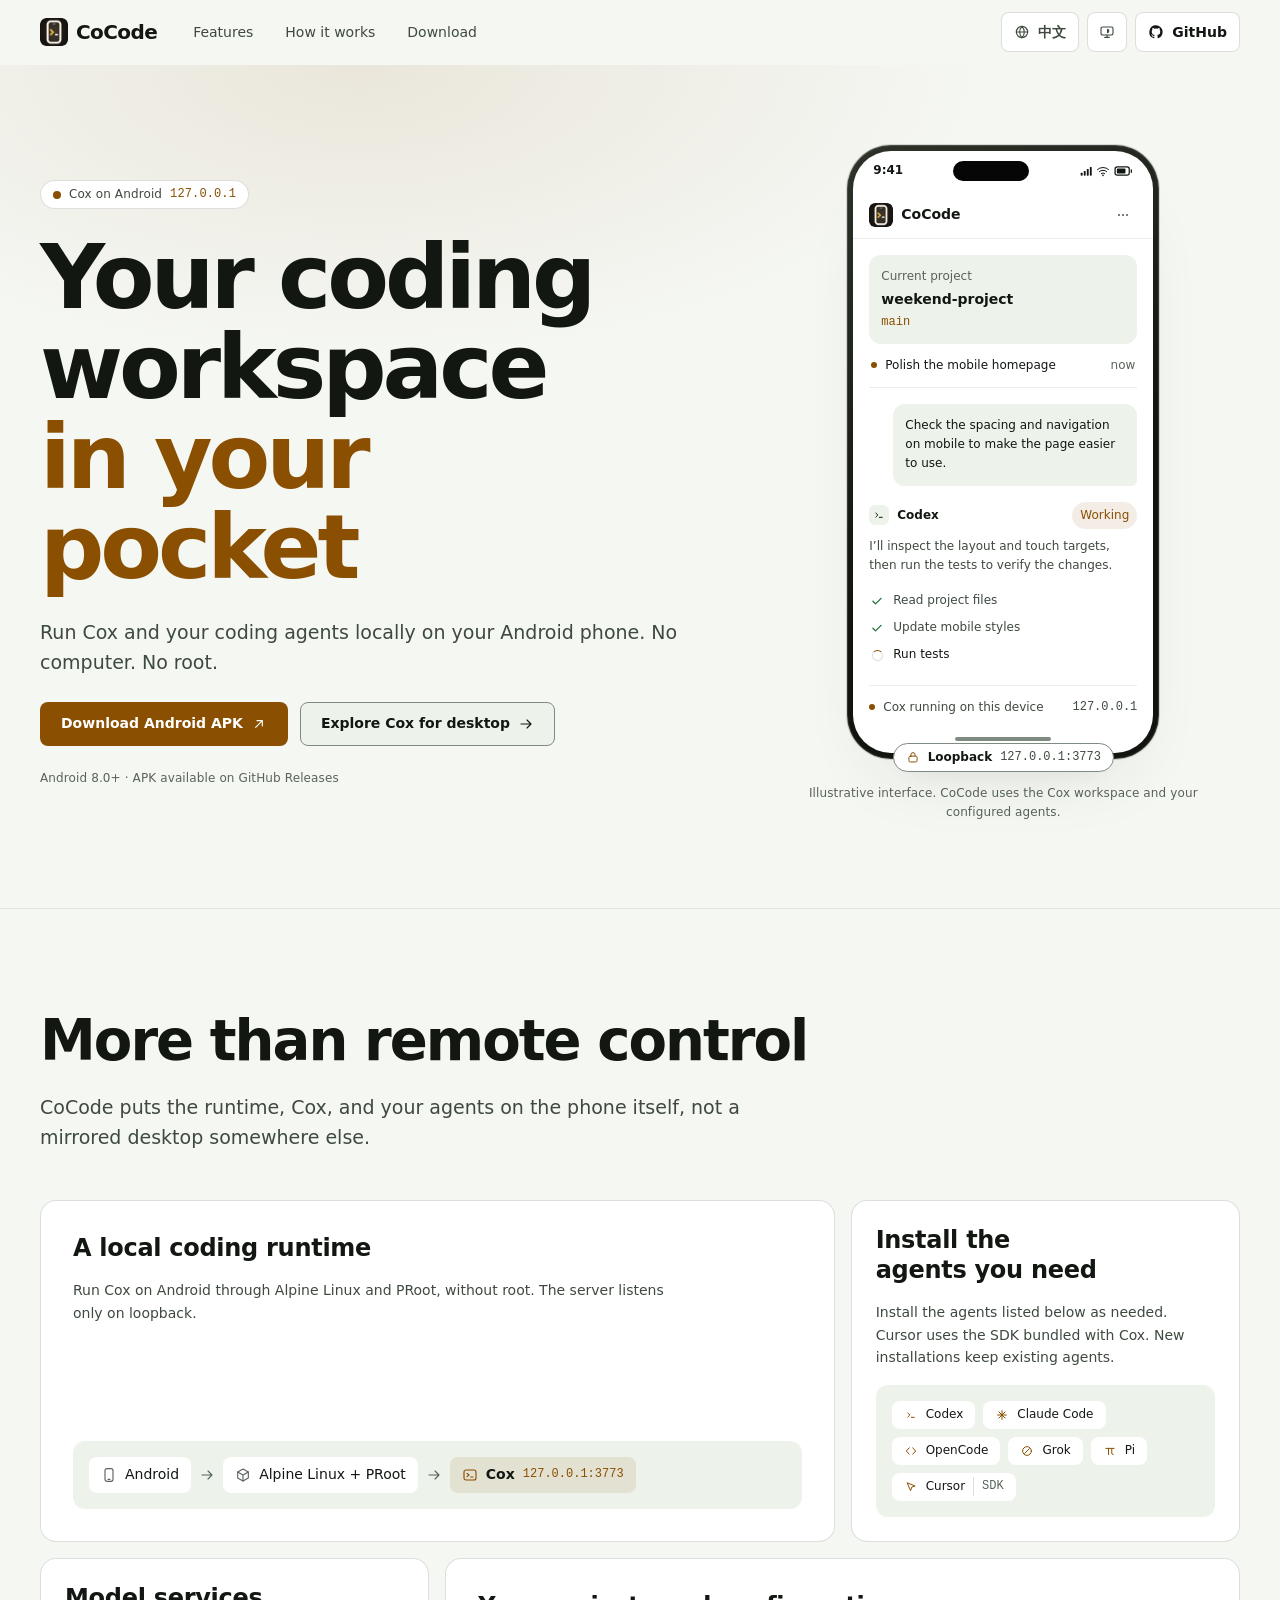
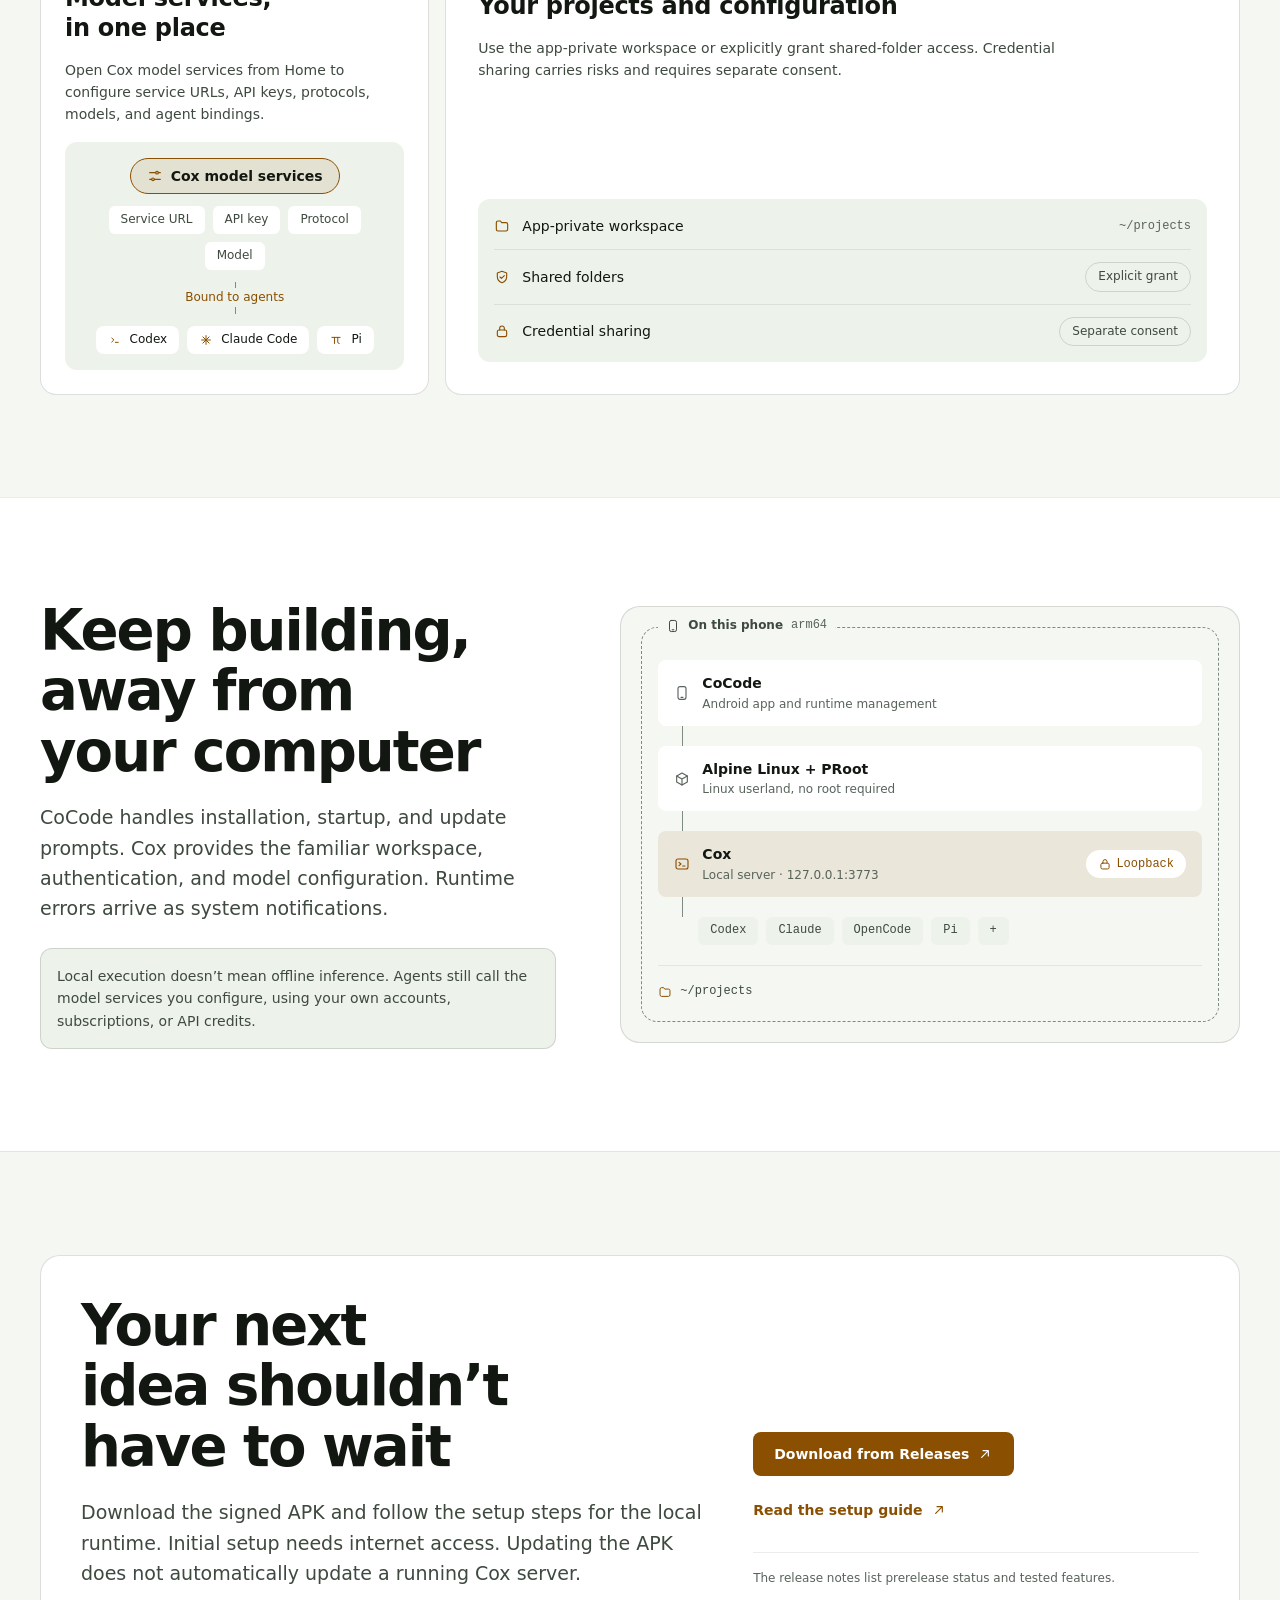
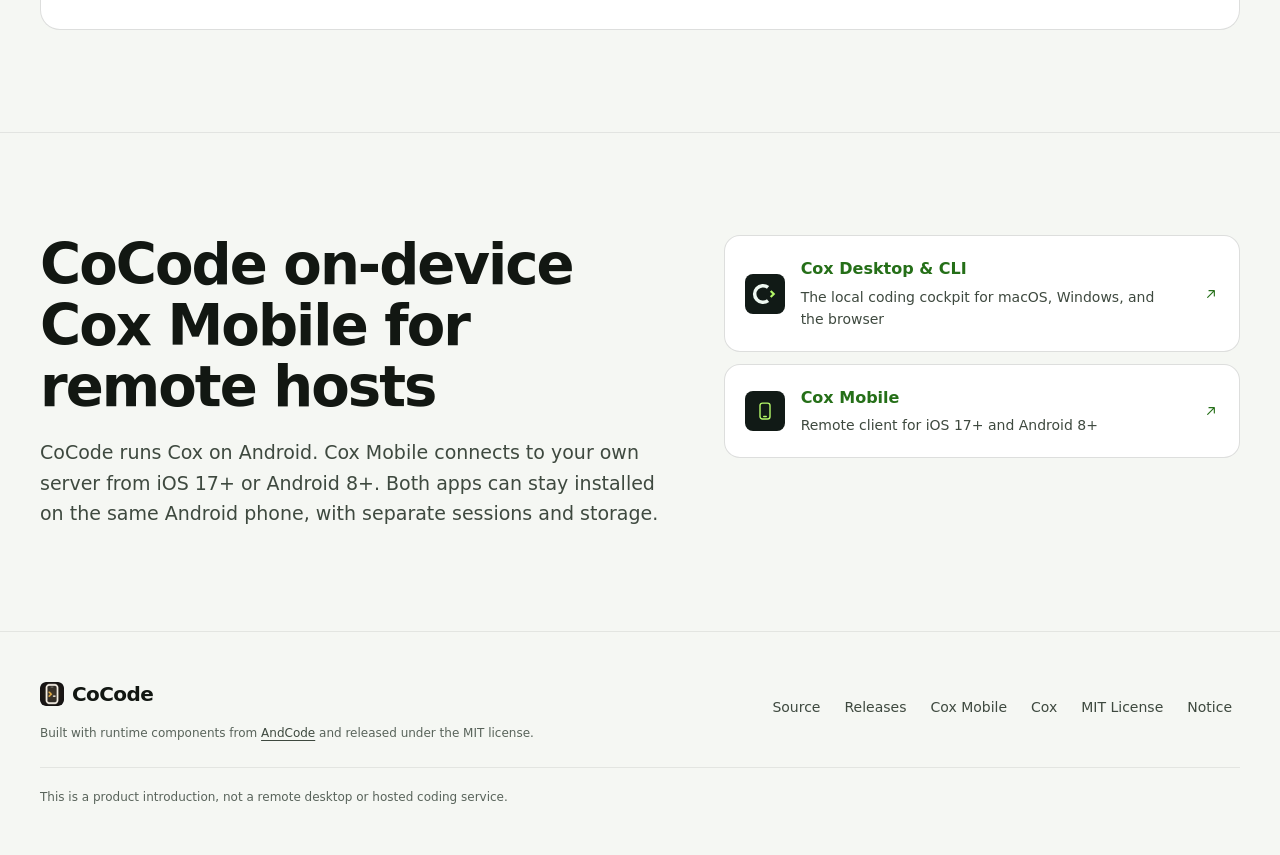
<file: cocode/index.html>
<!doctype html>
<html lang="zh-CN">
  <head>
    <meta charset="utf-8" />
    <meta name="viewport" content="width=device-width, initial-scale=1, viewport-fit=cover" />
    <meta name="color-scheme" content="dark light" />
    <meta name="theme-color" content="#070908" media="(prefers-color-scheme: dark)" />
    <meta name="theme-color" content="#f5f7f3" media="(prefers-color-scheme: light)" />
    <meta
      name="description"
      content="CoCode 在 Android 手机上本地运行 Cox 和编码智能体，无需电脑，也不需要 root。"
    />
    <meta property="og:title" content="CoCode — 把编码工作台装进口袋" />
    <meta
      property="og:description"
      content="Run Cox and your coding agents locally on Android. No computer. No root."
    />
    <meta property="og:type" content="website" />
    <meta property="og:url" content="https://doublepi.dev/cocode/" />
    <meta property="og:image" content="https://doublepi.dev/cocode/icon.png" />
    <title>CoCode — 把编码工作台装进口袋</title>
    <link rel="canonical" href="https://doublepi.dev/cocode/" />
    <link rel="icon" href="icon.png" type="image/png" />
    <link rel="stylesheet" href="styles.css?v=3d1ba9d7da3e0d45" />
    <script>
      try {
        const theme = localStorage.getItem("cocode.site.theme");
        if (theme === "light" || theme === "dark") document.documentElement.dataset.theme = theme;
      } catch {}
    </script>
    <script type="module" src="main.js?v=d086283c936530af"></script>
  </head>
  <body id="top">
    <svg class="sprite" aria-hidden="true" focusable="false">
      <symbol id="i-github" viewBox="0 0 24 24">
        <path
          fill="currentColor"
          stroke="none"
          d="M12 2a10 10 0 0 0-3.16 19.49c.5.09.68-.22.68-.48v-1.86c-2.78.6-3.37-1.18-3.37-1.18-.45-1.16-1.11-1.47-1.11-1.47-.91-.62.07-.61.07-.61 1 .07 1.53 1.03 1.53 1.03.89 1.52 2.34 1.08 2.91.83.09-.65.35-1.08.64-1.33-2.22-.25-4.56-1.11-4.56-4.94 0-1.09.39-1.98 1.03-2.68-.1-.26-.45-1.27.1-2.65 0 0 .84-.27 2.75 1.02A9.6 9.6 0 0 1 12 6.83a9.6 9.6 0 0 1 2.5.34c1.91-1.29 2.75-1.02 2.75-1.02.55 1.38.2 2.39.1 2.65.64.7 1.03 1.59 1.03 2.68 0 3.84-2.34 4.69-4.57 4.94.36.31.68.92.68 1.86v2.73c0 .26.18.58.69.48A10 10 0 0 0 12 2Z"
        />
      </symbol>
      <symbol id="i-globe" viewBox="0 0 24 24">
        <circle cx="12" cy="12" r="8.5" />
        <path
          d="M3.5 12h17M12 3.5c2.3 2.4 3.5 5.2 3.5 8.5s-1.2 6.1-3.5 8.5c-2.3-2.4-3.5-5.2-3.5-8.5s1.2-6.1 3.5-8.5Z"
        />
      </symbol>
      <symbol id="i-sun" viewBox="0 0 24 24">
        <circle cx="12" cy="12" r="3.75" />
        <path
          d="M12 3v2M12 19v2M3 12h2M19 12h2M5.6 5.6l1.4 1.4M17 17l1.4 1.4M5.6 18.4 7 17M17 7l1.4-1.4"
        />
      </symbol>
      <symbol id="i-moon" viewBox="0 0 24 24">
        <path d="M19.5 14.5A7.5 7.5 0 0 1 9.5 4.5a7.5 7.5 0 1 0 10 10Z" />
      </symbol>
      <symbol id="i-system" viewBox="0 0 24 24">
        <rect x="3" y="4.5" width="18" height="12" rx="2.5" />
        <path d="M8.5 20h7M12 16.5V20" />
        <path fill="currentColor" stroke="none" d="M12 7a3.5 3.5 0 0 1 0 7Z" />
      </symbol>
      <symbol id="i-arrow-up-right" viewBox="0 0 24 24"><path d="M7 17 17 7M9 7h8v8" /></symbol>
      <symbol id="i-arrow-right" viewBox="0 0 24 24"><path d="M4.5 12h15M13.5 6l6 6-6 6" /></symbol>
      <symbol id="i-check" viewBox="0 0 24 24"><path d="m5 12.5 4.5 4.5L19 7.5" /></symbol>
      <symbol id="i-more" viewBox="0 0 24 24">
        <g fill="currentColor" stroke="none">
          <circle cx="6" cy="12" r="1.6" />
          <circle cx="12" cy="12" r="1.6" />
          <circle cx="18" cy="12" r="1.6" />
        </g>
      </symbol>
      <symbol id="i-signal" viewBox="0 0 24 24">
        <g fill="currentColor" stroke="none">
          <rect x="3" y="15" width="3.2" height="5" rx="1" />
          <rect x="8.2" y="12" width="3.2" height="8" rx="1" />
          <rect x="13.4" y="8.5" width="3.2" height="11.5" rx="1" />
          <rect x="18.6" y="5" width="3.2" height="15" rx="1" />
        </g>
      </symbol>
      <symbol id="i-wifi" viewBox="0 0 24 24">
        <path
          d="M2.5 9.5a14 14 0 0 1 19 0M5.8 13a9.2 9.2 0 0 1 12.4 0M9.1 16.4a4.4 4.4 0 0 1 5.8 0"
        />
        <circle fill="currentColor" stroke="none" cx="12" cy="19.5" r="1.4" />
      </symbol>
      <symbol id="i-battery" viewBox="0 0 24 24">
        <rect x="2.5" y="7" width="17" height="10" rx="2.6" />
        <path d="M22 10.5v3" />
        <rect
          fill="currentColor"
          stroke="none"
          x="4.6"
          y="9.1"
          width="10.4"
          height="5.8"
          rx="1.2"
        />
      </symbol>
      <symbol id="i-phone" viewBox="0 0 24 24">
        <rect x="6" y="2.5" width="12" height="19" rx="3" />
        <path d="M10.5 18.5h3" />
      </symbol>
      <symbol id="i-package" viewBox="0 0 24 24">
        <path d="m12 3 8 4.5v9L12 21l-8-4.5v-9Z" />
        <path d="m4 7.5 8 4.5 8-4.5M12 12v9" />
      </symbol>
      <symbol id="i-terminal" viewBox="0 0 24 24">
        <rect x="3" y="4.5" width="18" height="15" rx="3" />
        <path d="m7.5 9.5 3 2.5-3 2.5M13 15h3.5" />
      </symbol>
      <symbol id="i-lock" viewBox="0 0 24 24">
        <rect x="5" y="10.5" width="14" height="10" rx="2.5" />
        <path d="M8.5 10.5V8a3.5 3.5 0 0 1 7 0v2.5" />
      </symbol>
      <symbol id="i-folder" viewBox="0 0 24 24">
        <path
          d="M3.5 7A2.5 2.5 0 0 1 6 4.5h3.6l2 2.5H18A2.5 2.5 0 0 1 20.5 9.5V17a2.5 2.5 0 0 1-2.5 2.5H6A2.5 2.5 0 0 1 3.5 17Z"
        />
      </symbol>
      <symbol id="i-sliders" viewBox="0 0 24 24">
        <path d="M4 7h9M17 7h3M4 17h3M11 17h9" />
        <circle cx="15" cy="7" r="2" />
        <circle cx="9" cy="17" r="2" />
      </symbol>
      <symbol id="i-shield" viewBox="0 0 24 24">
        <path d="M12 3.5 19 6v5.5c0 4.2-2.9 7.6-7 9-4.1-1.4-7-4.8-7-9V6Z" />
        <path d="m9 12 2.2 2.2L15.5 10" />
      </symbol>
      <symbol id="i-agent-codex" viewBox="0 0 24 24">
        <path d="m6.5 8.5 3.5 3.5-3.5 3.5M12.5 16h5" />
      </symbol>
      <symbol id="i-agent-claude" viewBox="0 0 24 24">
        <path d="M12 4.5v15M4.5 12h15M6.7 6.7l10.6 10.6M17.3 6.7 6.7 17.3" />
      </symbol>
      <symbol id="i-agent-opencode" viewBox="0 0 24 24">
        <path d="M9 6.5 4 12l5 5.5M15 6.5l5 5.5-5 5.5" />
      </symbol>
      <symbol id="i-agent-grok" viewBox="0 0 24 24">
        <circle cx="12" cy="12" r="7.5" />
        <path d="M8 16 16 8" />
      </symbol>
      <symbol id="i-agent-pi" viewBox="0 0 24 24">
        <path d="M5 7.5h14M9.5 7.5V18M15 7.5V15.5a2.5 2.5 0 0 0 2.5 2.5" />
      </symbol>
      <symbol id="i-agent-cursor" viewBox="0 0 24 24">
        <path d="m6 5 13 5.2-5.6 1.9-1.9 5.6Z" />
      </symbol>
    </svg>

    <a class="skip-link" href="#main" data-i18n="skip">跳到内容</a>

    <header class="site-header" data-header>
      <div class="wrap header-inner">
        <a class="brand" href="#top" aria-label="CoCode"
          ><img src="icon.png" width="28" height="28" alt="" /><span>CoCode</span></a
        >
        <nav class="site-nav" aria-label="主导航" data-i18n-aria="nav.label">
          <a href="#features" data-i18n="nav.features">功能</a>
          <a href="#local" data-i18n="nav.local">运行方式</a>
          <a href="#download" data-i18n="nav.download">下载</a>
        </nav>
        <div class="header-actions">
          <button
            class="header-button"
            type="button"
            lang="en"
            aria-label="Switch to English"
            data-language-toggle
          >
            <svg class="icon" aria-hidden="true"><use href="#i-globe" /></svg
            ><span data-language-label>EN</span>
          </button>
          <button
            class="header-button theme-button"
            type="button"
            aria-label="颜色主题：跟随系统"
            title="颜色主题：跟随系统"
            data-theme-toggle
            data-theme-mode="system"
          >
            <svg class="icon icon-system" aria-hidden="true"><use href="#i-system" /></svg
            ><svg class="icon icon-light" aria-hidden="true"><use href="#i-sun" /></svg
            ><svg class="icon icon-dark" aria-hidden="true"><use href="#i-moon" /></svg>
          </button>
          <a
            class="header-button header-github"
            href="https://github.com/doublepi123/co_code"
            aria-label="GitHub"
            ><svg class="icon" aria-hidden="true"><use href="#i-github" /></svg
            ><span class="header-github-text">GitHub</span></a
          >
        </div>
      </div>
    </header>

    <main id="main">
      <section class="hero" aria-labelledby="hero-title">
        <div class="wrap hero-grid">
          <div class="hero-copy">
            <p class="status-pill">
              <span class="status-dot" aria-hidden="true"></span
              ><span data-i18n="hero.status">Android 上的 Cox</span><code>127.0.0.1</code>
            </p>
            <h1 id="hero-title" data-i18n="hero.title">
              把编码&#8203;工作台<br /><span>装进口袋</span>
            </h1>
            <p class="hero-lead" data-i18n="hero.description">
              在 Android 手机上本地运行 Cox 和编码智能体。无需电脑，也不需要 root。
            </p>
            <div class="hero-actions">
              <a
                class="button button-primary"
                href="https://github.com/doublepi123/co_code/releases"
                ><span data-i18n="hero.download">下载 Android APK</span
                ><svg class="icon" aria-hidden="true"><use href="#i-arrow-up-right" /></svg
              ></a>
              <a class="button button-secondary" href="../#desktop"
                ><span data-i18n="hero.cox">了解 Cox 桌面版</span
                ><svg class="icon" aria-hidden="true"><use href="#i-arrow-right" /></svg
              ></a>
            </div>
            <p class="hero-note" data-i18n="hero.note">Android 8.0+ · APK 在 GitHub 发布页下载</p>
          </div>

          <div class="phone-stage" aria-label="CoCode 手机工作台示意" data-i18n-aria="demo.label">
            <div class="phone-device" aria-hidden="true">
              <div class="phone">
                <div class="phone-top">
                  <span>9:41</span><span class="phone-island"></span
                  ><span class="phone-status"
                    ><svg class="icon" aria-hidden="true"><use href="#i-signal" /></svg
                    ><svg class="icon" aria-hidden="true"><use href="#i-wifi" /></svg
                    ><svg class="icon icon-battery" aria-hidden="true">
                      <use href="#i-battery" /></svg
                  ></span>
                </div>
                <div class="phone-appbar">
                  <span class="phone-app"
                    ><img src="icon.png" width="24" height="24" alt="" />CoCode</span
                  ><span class="phone-menu"
                    ><svg class="icon" aria-hidden="true"><use href="#i-more" /></svg
                  ></span>
                </div>
                <div class="phone-content">
                  <div class="phone-project">
                    <span class="tiny-label" data-i18n="demo.project">当前项目</span
                    ><strong>weekend-project</strong><span class="project-branch">main</span>
                  </div>
                  <div class="phone-thread">
                    <span class="live-dot"></span
                    ><span data-i18n="demo.thread">完善首页的移动端布局</span
                    ><span class="thread-time" data-i18n="demo.time">刚刚</span>
                  </div>
                  <div class="chat">
                    <p class="chat-prompt" data-i18n="demo.prompt">
                      检查手机上的间距和导航，让页面更容易使用。
                    </p>
                    <div class="agent-line">
                      <span class="agent-mark"
                        ><svg class="icon" aria-hidden="true">
                          <use href="#i-agent-codex" /></svg></span
                      ><strong>Codex</strong
                      ><span class="agent-state" data-i18n="demo.running">工作中</span>
                    </div>
                    <p class="agent-message" data-i18n="demo.message">
                      我会先检查布局和触摸区域，再运行测试验证改动。
                    </p>
                    <div class="phone-work">
                      <span class="work-icon"
                        ><svg class="icon" aria-hidden="true"><use href="#i-check" /></svg></span
                      ><span data-i18n="demo.step1">读取项目文件</span>
                    </div>
                    <div class="phone-work">
                      <span class="work-icon"
                        ><svg class="icon" aria-hidden="true"><use href="#i-check" /></svg></span
                      ><span data-i18n="demo.step2">更新移动端样式</span>
                    </div>
                    <div class="phone-work is-running">
                      <span class="work-icon"><span class="work-spinner"></span></span
                      ><span data-i18n="demo.step3">运行测试</span>
                    </div>
                  </div>
                </div>
                <div class="phone-runtime">
                  <span class="live-dot"></span><span data-i18n="demo.local">Cox 正在本机运行</span
                  ><span class="phone-runtime-host">127.0.0.1</span>
                </div>
                <div class="phone-home"></div>
              </div>
            </div>
            <p class="phone-pill">
              <svg class="icon" aria-hidden="true"><use href="#i-lock" /></svg><span>Loopback</span
              ><code>127.0.0.1:3773</code>
            </p>
            <p class="demo-caption" data-i18n="demo.caption">
              界面示意，实际使用 Cox 工作台与所配置的智能体。
            </p>
          </div>
        </div>
      </section>

      <section class="section" id="features" aria-labelledby="features-title">
        <div class="wrap">
          <div class="section-heading">
            <h2 id="features-title" data-i18n="features.title">不只是&#8203;远程控制</h2>
            <p class="section-lead" data-i18n="features.description">
              CoCode 把运行环境、Cox 和智能体放在手机本地，而不是把电脑桌面投影过来。
            </p>
          </div>
          <div class="bento" data-spotlight>
            <article class="card card-runtime">
              <h3 data-i18n="feature1.title">一个&#8203;本地的&#8203;编码&#8203;运行环境</h3>
              <p data-i18n="feature1.description">
                通过 Alpine Linux 与 PRoot 在 Android 上运行 Cox，无需
                root。服务仅监听本机回环地址。
              </p>
              <div class="evidence stack-strip">
                <span class="strip-node"
                  ><svg class="icon" aria-hidden="true"><use href="#i-phone" /></svg>Android</span
                ><svg class="icon strip-arrow" aria-hidden="true"><use href="#i-arrow-right" /></svg
                ><span class="strip-node"
                  ><svg class="icon" aria-hidden="true"><use href="#i-package" /></svg>Alpine Linux
                  + PRoot</span
                ><svg class="icon strip-arrow" aria-hidden="true"><use href="#i-arrow-right" /></svg
                ><span class="strip-node is-server"
                  ><svg class="icon" aria-hidden="true"><use href="#i-terminal" /></svg
                  ><strong>Cox</strong><code>127.0.0.1:3773</code></span
                >
              </div>
            </article>

            <article class="card card-agents">
              <h3 data-i18n="feature2.title">按需&#8203;安装&#8203;你的&#8203;智能体</h3>
              <p data-i18n="feature2.description">
                可按需安装下列智能体。Cursor 使用 Cox 内置 SDK。新增安装会保留已有的智能体。
              </p>
              <ul class="evidence agent-list">
                <li>
                  <svg class="icon" aria-hidden="true"><use href="#i-agent-codex" /></svg>Codex
                </li>
                <li>
                  <svg class="icon" aria-hidden="true"><use href="#i-agent-claude" /></svg>Claude
                  Code
                </li>
                <li>
                  <svg class="icon" aria-hidden="true"><use href="#i-agent-opencode" /></svg
                  >OpenCode
                </li>
                <li>
                  <svg class="icon" aria-hidden="true"><use href="#i-agent-grok" /></svg>Grok
                </li>
                <li>
                  <svg class="icon" aria-hidden="true"><use href="#i-agent-pi" /></svg>Pi
                </li>
                <li>
                  <svg class="icon" aria-hidden="true"><use href="#i-agent-cursor" /></svg
                  >Cursor<code>SDK</code>
                </li>
              </ul>
            </article>

            <article class="card card-models">
              <h3 data-i18n="feature3.title">模型服务，集中&#8203;配置</h3>
              <p data-i18n="feature3.description">
                从首页进入 Cox 模型中心，配置服务地址、API 密钥、协议与模型，并绑定到智能体。
              </p>
              <div class="evidence binding">
                <span class="binding-hub"
                  ><svg class="icon" aria-hidden="true"><use href="#i-sliders" /></svg
                  ><span data-i18n="model.hub">Cox 模型中心</span></span
                >
                <ul class="binding-fields">
                  <li data-i18n="model.url">服务地址</li>
                  <li data-i18n="model.key">API 密钥</li>
                  <li data-i18n="model.protocol">协议</li>
                  <li data-i18n="model.model">模型</li>
                </ul>
                <span class="binding-link"><span data-i18n="model.bind">绑定到智能体</span></span>
                <ul class="binding-agents">
                  <li>
                    <svg class="icon" aria-hidden="true"><use href="#i-agent-codex" /></svg>Codex
                  </li>
                  <li>
                    <svg class="icon" aria-hidden="true"><use href="#i-agent-claude" /></svg>Claude
                    Code
                  </li>
                  <li>
                    <svg class="icon" aria-hidden="true"><use href="#i-agent-pi" /></svg>Pi
                  </li>
                </ul>
              </div>
            </article>

            <article class="card card-workspace">
              <h3 data-i18n="feature4.title">项目&#8203;和&#8203;配置，由你&#8203;掌握</h3>
              <p data-i18n="feature4.description">
                使用 App 私有工作区，或明确授权后映射公共目录。凭据共享有风险，开启前需要单独确认。
              </p>
              <ul class="evidence perm-list">
                <li>
                  <svg class="icon" aria-hidden="true"><use href="#i-folder" /></svg
                  ><span data-i18n="ws.private">App 私有工作区</span><code>~/projects</code>
                </li>
                <li>
                  <svg class="icon" aria-hidden="true"><use href="#i-shield" /></svg
                  ><span data-i18n="ws.shared">映射公共目录</span
                  ><span class="perm-state" data-i18n="ws.sharedState">明确授权</span>
                </li>
                <li>
                  <svg class="icon" aria-hidden="true"><use href="#i-lock" /></svg
                  ><span data-i18n="ws.creds">凭据共享</span
                  ><span class="perm-state" data-i18n="ws.credsState">单独确认</span>
                </li>
              </ul>
            </article>
          </div>
        </div>
      </section>

      <section class="section local" id="local" aria-labelledby="local-title">
        <div class="wrap local-grid">
          <div class="local-copy">
            <h2 id="local-title" data-i18n="local.title">
              电脑&#8203;不在&#8203;身边，工作&#8203;也能&#8203;继续
            </h2>
            <p class="section-lead" data-i18n="local.description">
              CoCode 管理安装、启动和更新提示；Cox
              负责你熟悉的工作台、认证和模型配置。运行时错误会通过系统通知提醒。
            </p>
            <p class="local-caveat" data-i18n="local.caveat">
              本地运行不等于离线推理：智能体仍会调用你配置的模型服务，账号、订阅或 API 额度需自备。
            </p>
          </div>
          <div class="topology" aria-hidden="true">
            <div class="machine">
              <span class="machine-label"
                ><svg class="icon" aria-hidden="true"><use href="#i-phone" /></svg
                ><span data-i18n="runtime.title">在这台手机上</span><code>arm64</code></span
              >
              <ol class="runtime-flow">
                <li class="runtime-row">
                  <svg class="icon" aria-hidden="true"><use href="#i-phone" /></svg>
                  <div>
                    <strong>CoCode</strong
                    ><span data-i18n="runtime.app">Android 应用与运行环境管理</span>
                  </div>
                </li>
                <li class="runtime-row">
                  <svg class="icon" aria-hidden="true"><use href="#i-package" /></svg>
                  <div>
                    <strong>Alpine Linux + PRoot</strong
                    ><span data-i18n="runtime.env">Linux 用户空间，无需 root</span>
                  </div>
                </li>
                <li class="runtime-row is-cox">
                  <svg class="icon" aria-hidden="true"><use href="#i-terminal" /></svg>
                  <div>
                    <strong>Cox</strong
                    ><span data-i18n="runtime.server">本地服务 · 127.0.0.1:3773</span>
                  </div>
                  <span class="runtime-loopback"
                    ><svg class="icon" aria-hidden="true"><use href="#i-lock" /></svg>Loopback</span
                  >
                </li>
                <li class="runtime-agents">
                  <span>Codex</span><span>Claude</span><span>OpenCode</span><span>Pi</span
                  ><span>+</span>
                </li>
              </ol>
              <div class="runtime-path">
                <svg class="icon" aria-hidden="true"><use href="#i-folder" /></svg>~/projects
              </div>
            </div>
          </div>
        </div>
      </section>

      <section class="section download" id="download" aria-labelledby="download-title">
        <div class="wrap">
          <div class="download-panel">
            <div class="download-copy">
              <h2 id="download-title" data-i18n="download.title">
                下一次&#8203;灵感，不必&#8203;等到&#8203;电脑前
              </h2>
              <p class="section-lead" data-i18n="download.description">
                下载签名 APK，安装后按提示准备本地运行环境。首次安装需要联网；升级 APK
                不会自动更新正在运行的 Cox。
              </p>
            </div>
            <div class="download-side">
              <div class="download-actions">
                <a
                  class="button button-primary"
                  href="https://github.com/doublepi123/co_code/releases"
                  ><span data-i18n="download.button">前往 Releases 下载</span
                  ><svg class="icon" aria-hidden="true"><use href="#i-arrow-up-right" /></svg></a
                ><a class="text-link" href="https://github.com/doublepi123/co_code#cocode"
                  ><span data-i18n="download.docs">查看安装与使用说明</span
                  ><svg class="icon" aria-hidden="true"><use href="#i-arrow-up-right" /></svg
                ></a>
              </div>
              <p class="download-note" data-i18n="download.note">
                查阅发布说明，确认该安装包是否为预发布版，以及已验证的功能。
              </p>
            </div>
          </div>
        </div>
      </section>

      <section class="section ecosystem" aria-labelledby="ecosystem-title">
        <div class="wrap ecosystem-inner">
          <div class="ecosystem-copy">
            <h2 id="ecosystem-title" data-i18n="ecosystem.title">
              手机本地用 CoCode<br />远程多服有 Cox Mobile
            </h2>
            <p class="section-lead" data-i18n="ecosystem.description">
              CoCode 在 Android 手机上运行 Cox。Cox Mobile 支持从 iOS 17+ 或 Android 8+
              直连自己的服务器。 两款应用可在同一台 Android 手机上安装，各自保留登录状态和数据。
            </p>
          </div>
          <div class="ecosystem-cards">
            <a class="cox-card" href="../#desktop"
              ><span class="cox-mark"
                ><svg class="cox-logo" viewBox="0 0 64 64" aria-hidden="true">
                  <path class="cox-logo-c" d="M39 17a19 19 0 1 0 0 30" />
                  <path class="cox-logo-chevron" d="m45 25 7 7-7 7" /></svg
              ></span>
              <div>
                <strong>Cox Desktop &amp; CLI</strong>
                <p data-i18n="ecosystem.cox">面向 macOS、Windows 与浏览器的本地编码驾驶舱</p>
              </div>
              <svg class="icon cox-arrow" aria-hidden="true"><use href="#i-arrow-up-right" /></svg
            ></a>
            <a class="cox-card" href="../#mobile"
              ><span class="cox-mark"
                ><svg class="icon" aria-hidden="true"><use href="#i-phone" /></svg
              ></span>
              <div>
                <strong>Cox Mobile</strong>
                <p data-i18n="ecosystem.mobile">iOS 17+ 与 Android 8+ 的远程客户端</p>
              </div>
              <svg class="icon cox-arrow" aria-hidden="true"><use href="#i-arrow-up-right" /></svg
            ></a>
          </div>
        </div>
      </section>
    </main>

    <footer class="site-footer">
      <div class="wrap footer-inner">
        <div class="footer-brand">
          <a class="brand" href="#top"
            ><img src="icon.png" width="24" height="24" alt="" /><span>CoCode</span></a
          >
          <p>
            <span data-i18n="footer.credit">基于</span>
            <a href="https://github.com/yuga-hashimoto/and-code">AndCode</a>
            <span data-i18n="footer.built">的运行时管线，以 MIT 许可发布。</span>
          </p>
        </div>
        <nav class="footer-links" aria-label="页脚链接" data-i18n-aria="footer.label">
          <a href="https://github.com/doublepi123/co_code" data-i18n="footer.source">源码</a
          ><a href="https://github.com/doublepi123/co_code/releases" data-i18n="footer.releases"
            >版本发布</a
          ><a href="../#mobile">Cox Mobile</a><a href="../#desktop">Cox</a
          ><a href="LICENSE">MIT License</a><a href="NOTICE">Notice</a>
        </nav>
        <p class="footer-note" data-i18n="footer.note">
          这是 CoCode 产品介绍页，不是远程桌面或托管的编码服务。
        </p>
      </div>
    </footer>
  </body>
</html>
</file>
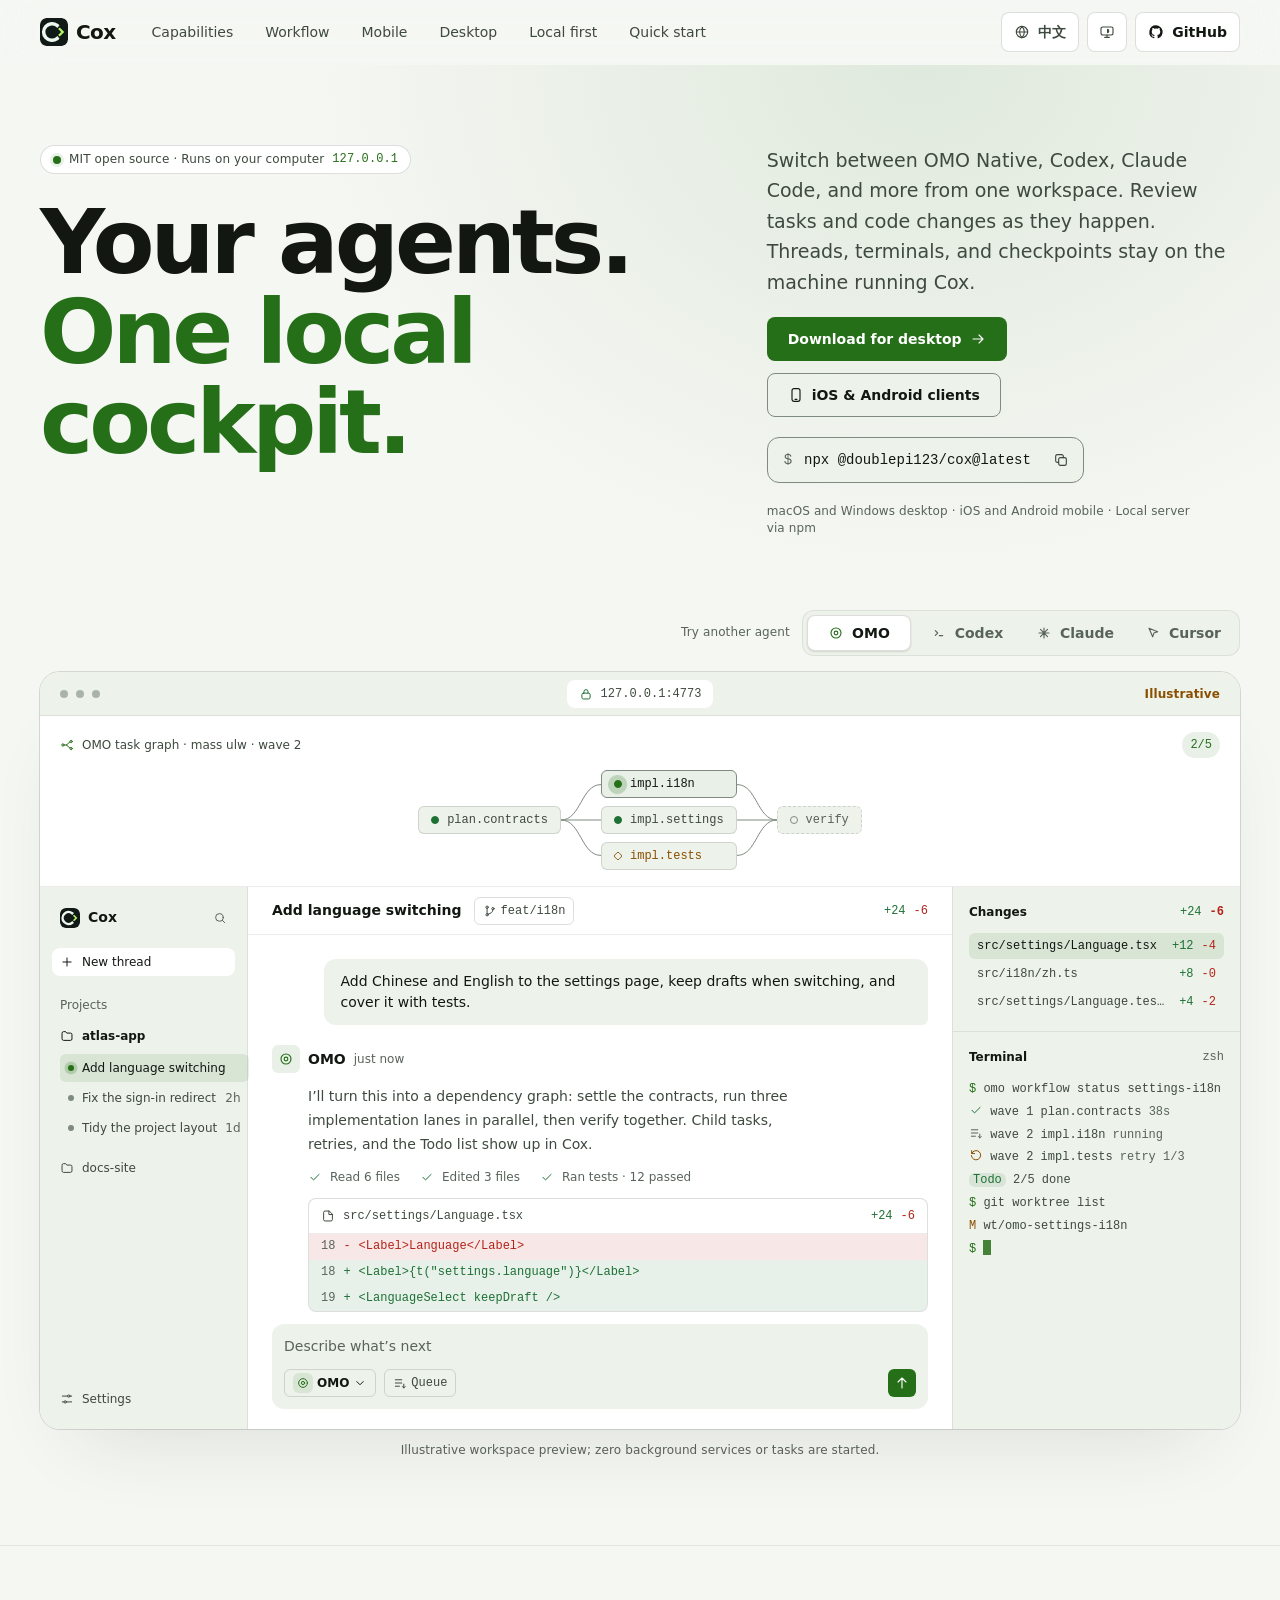
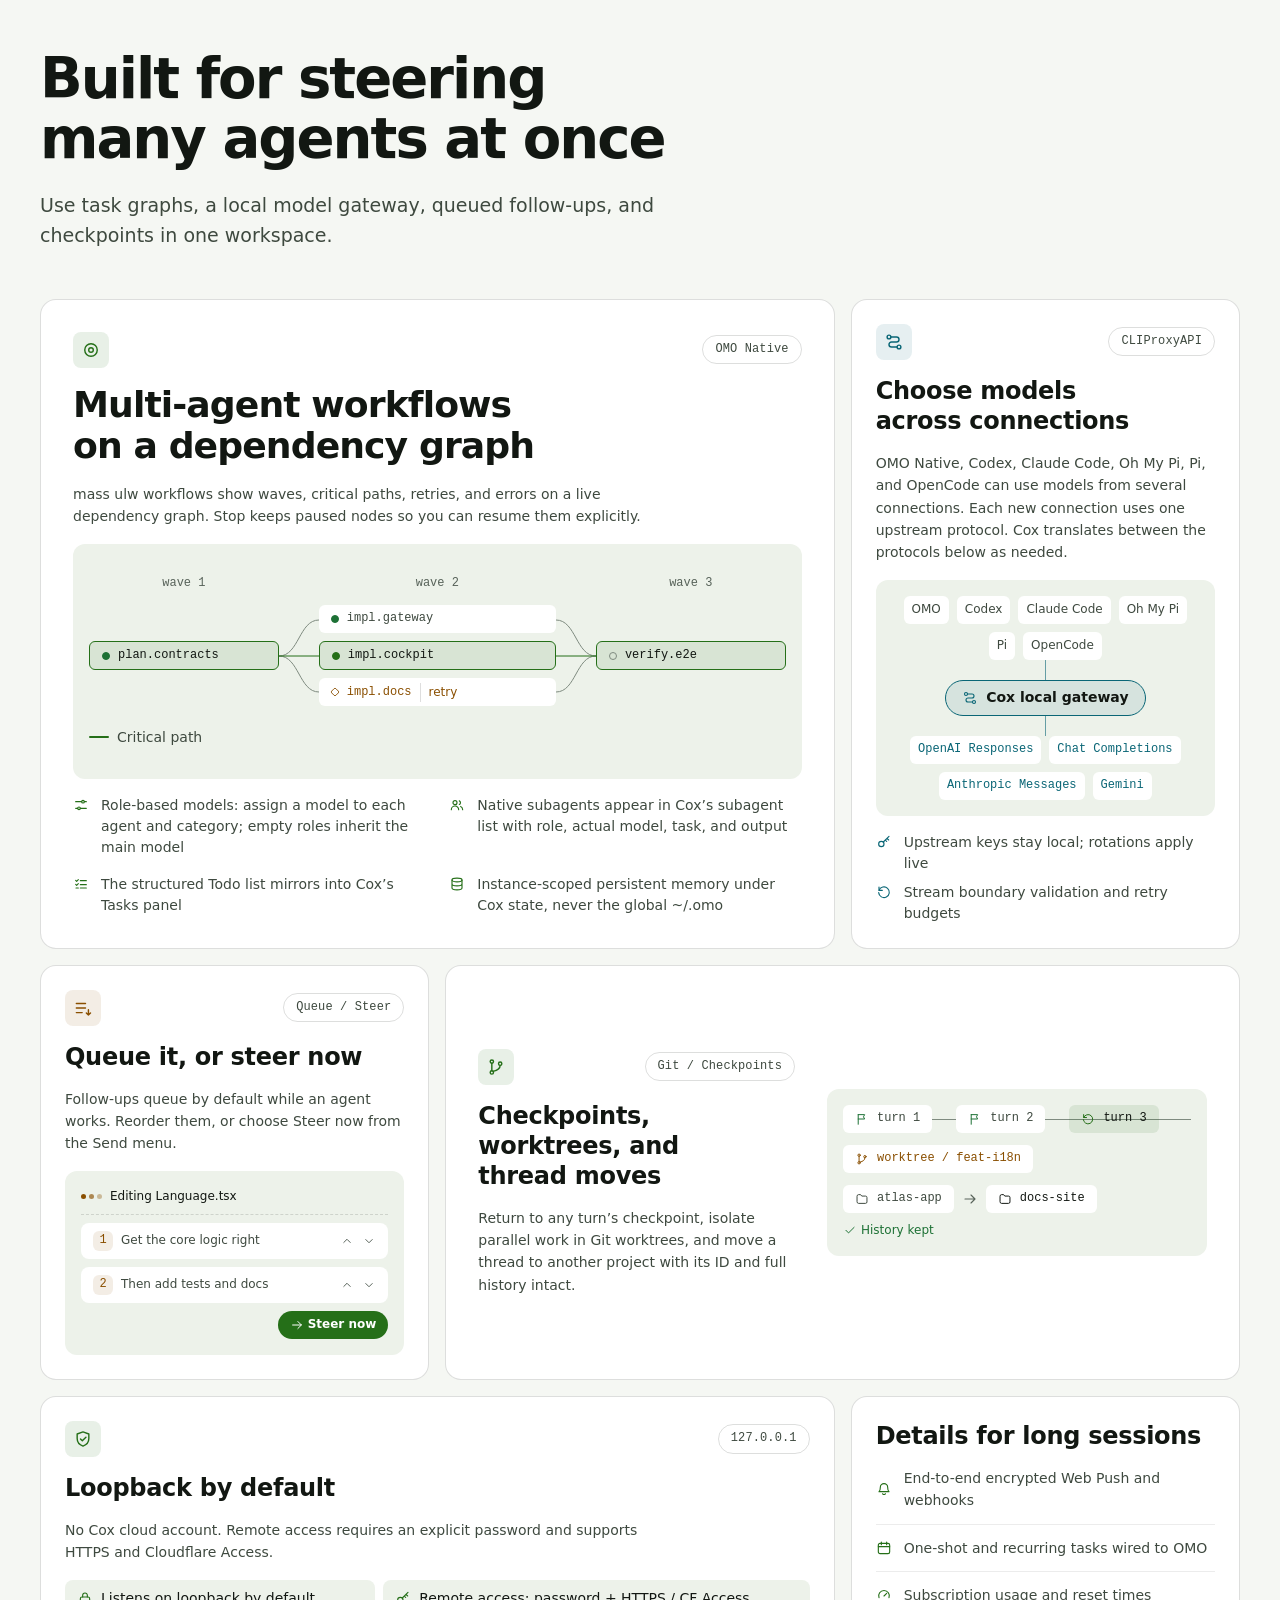
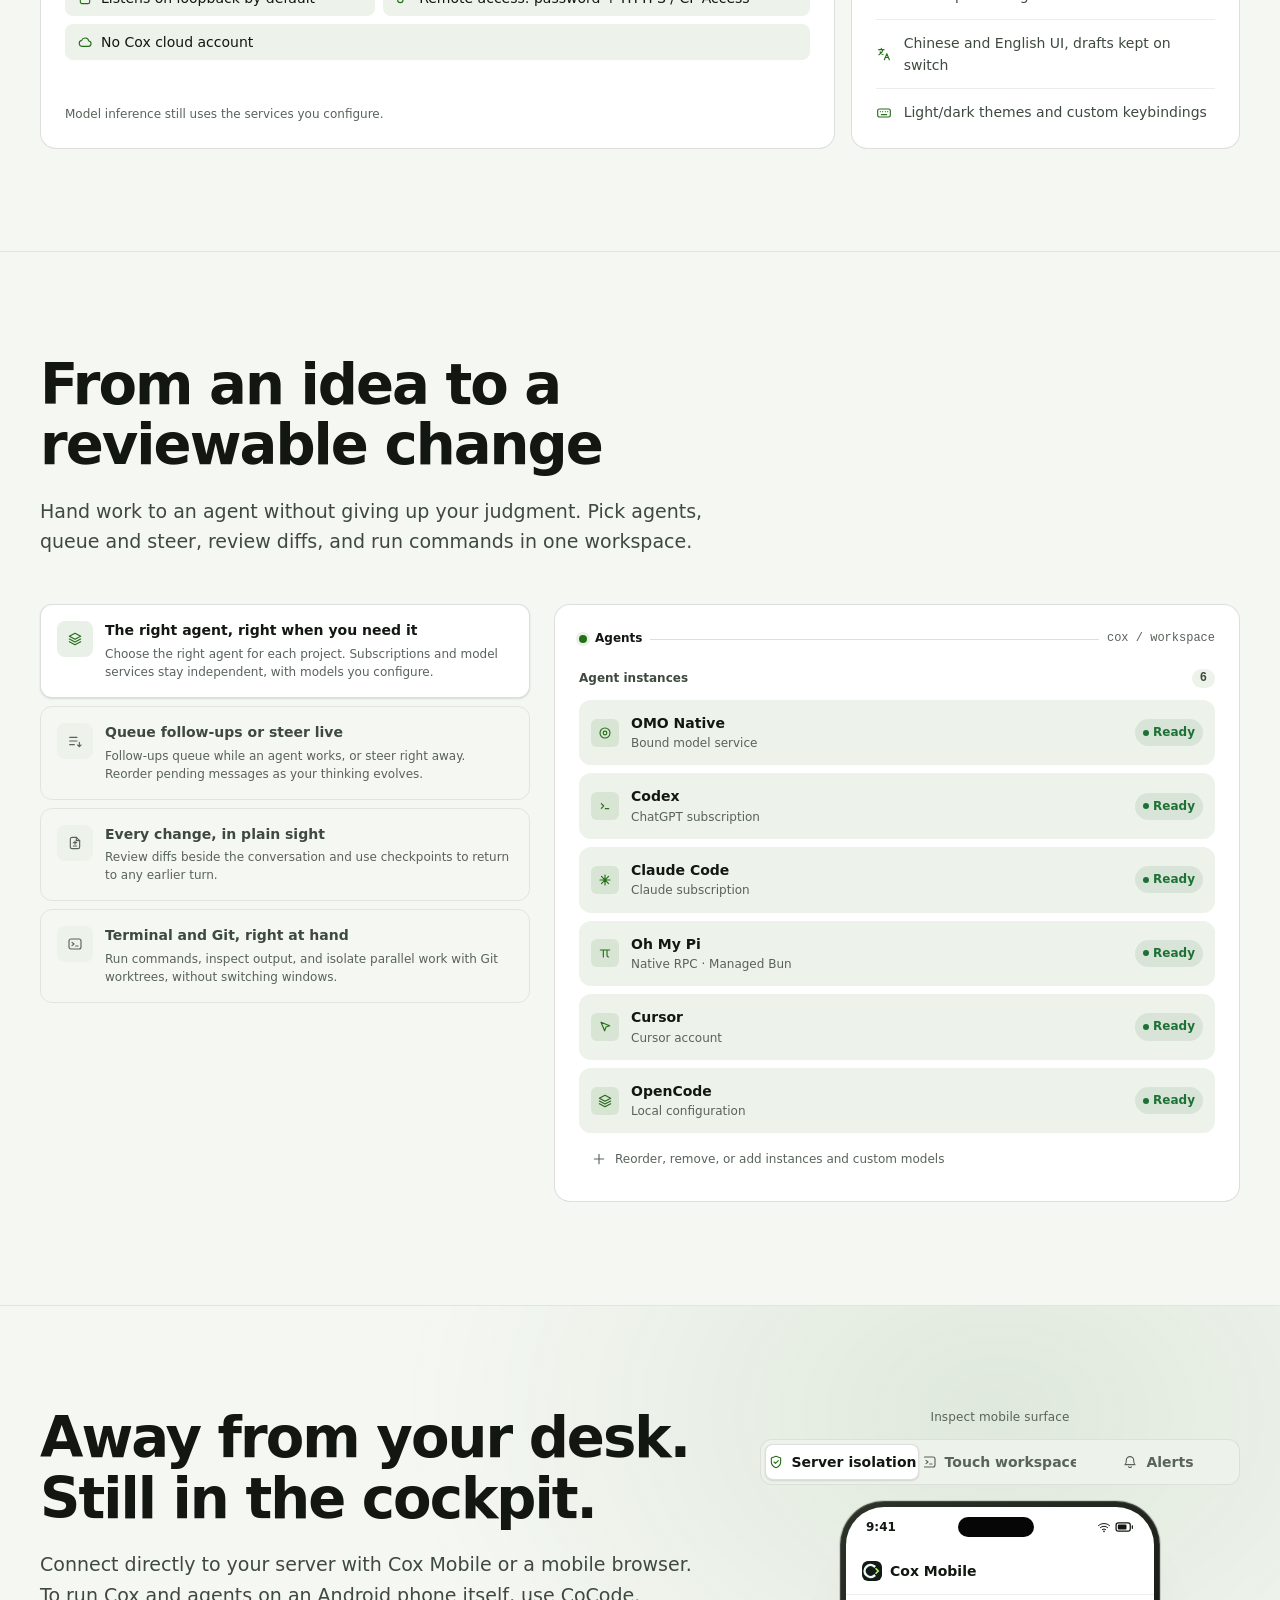
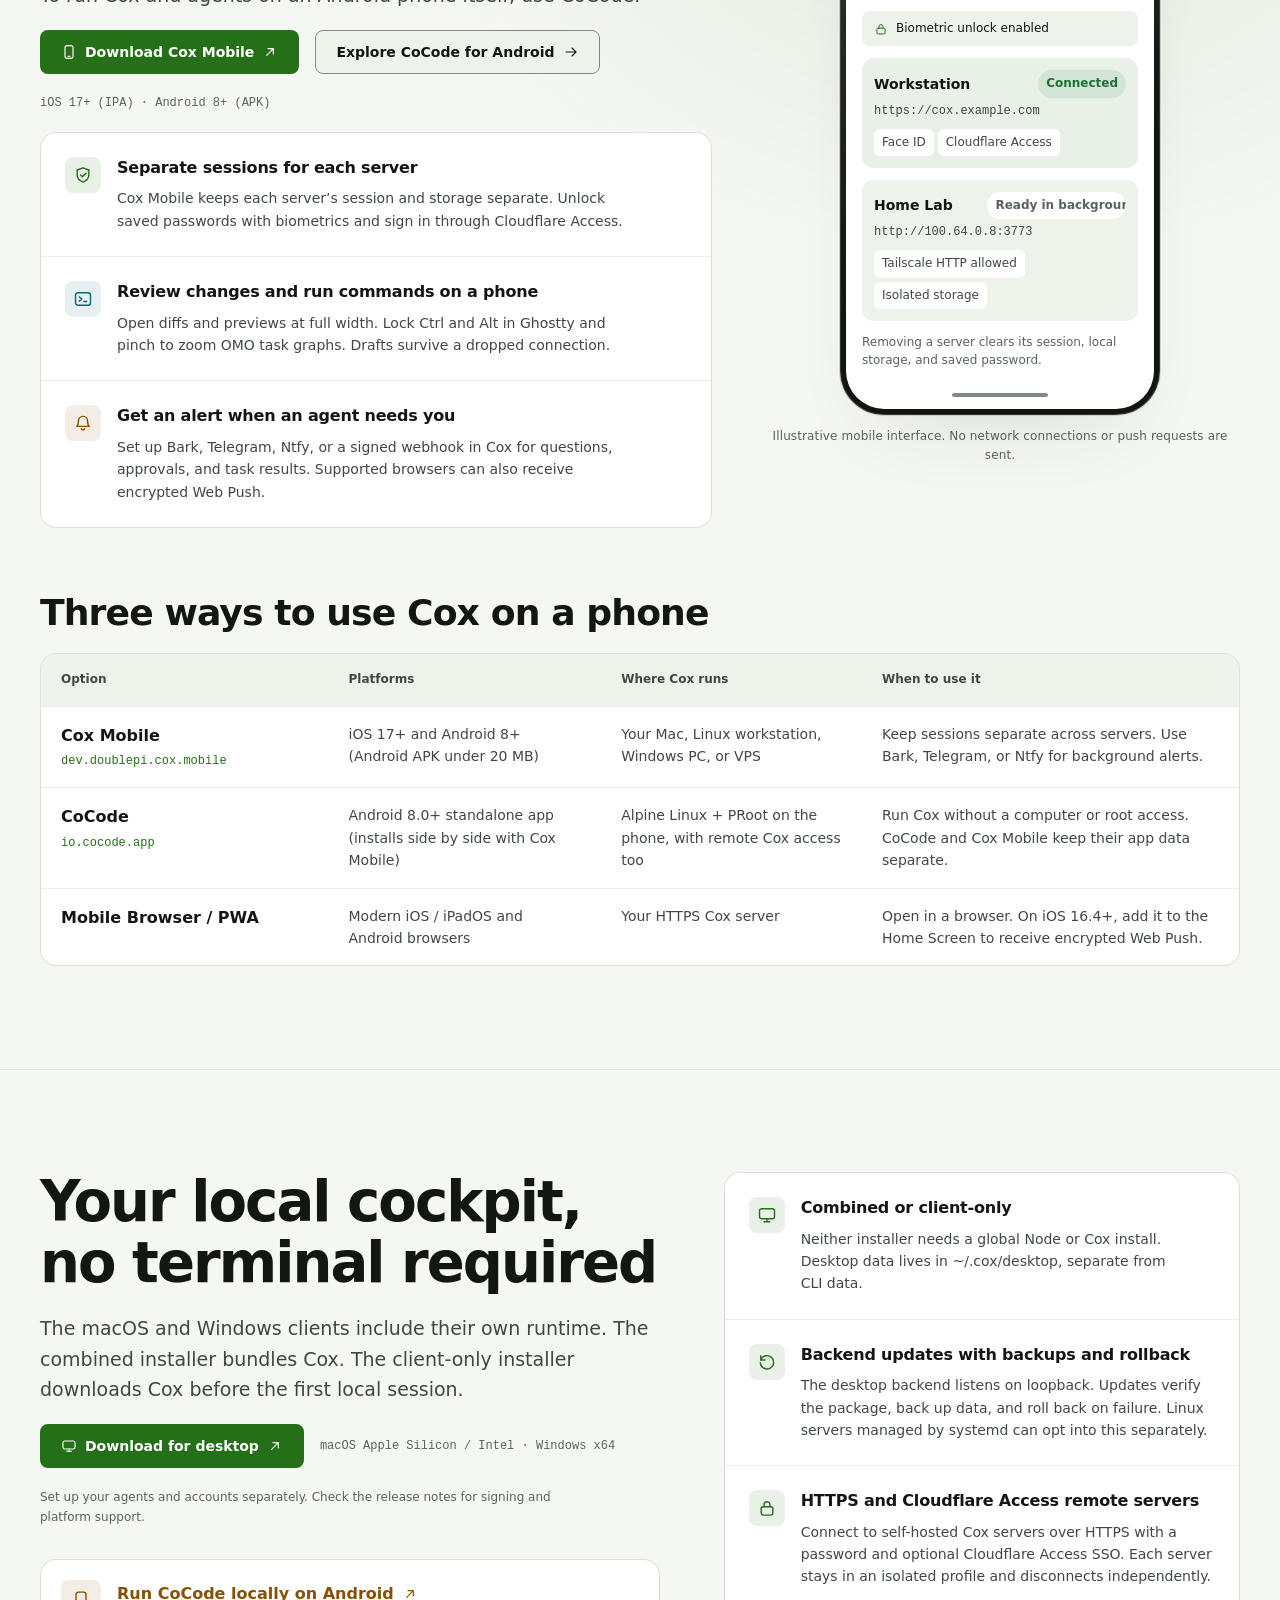
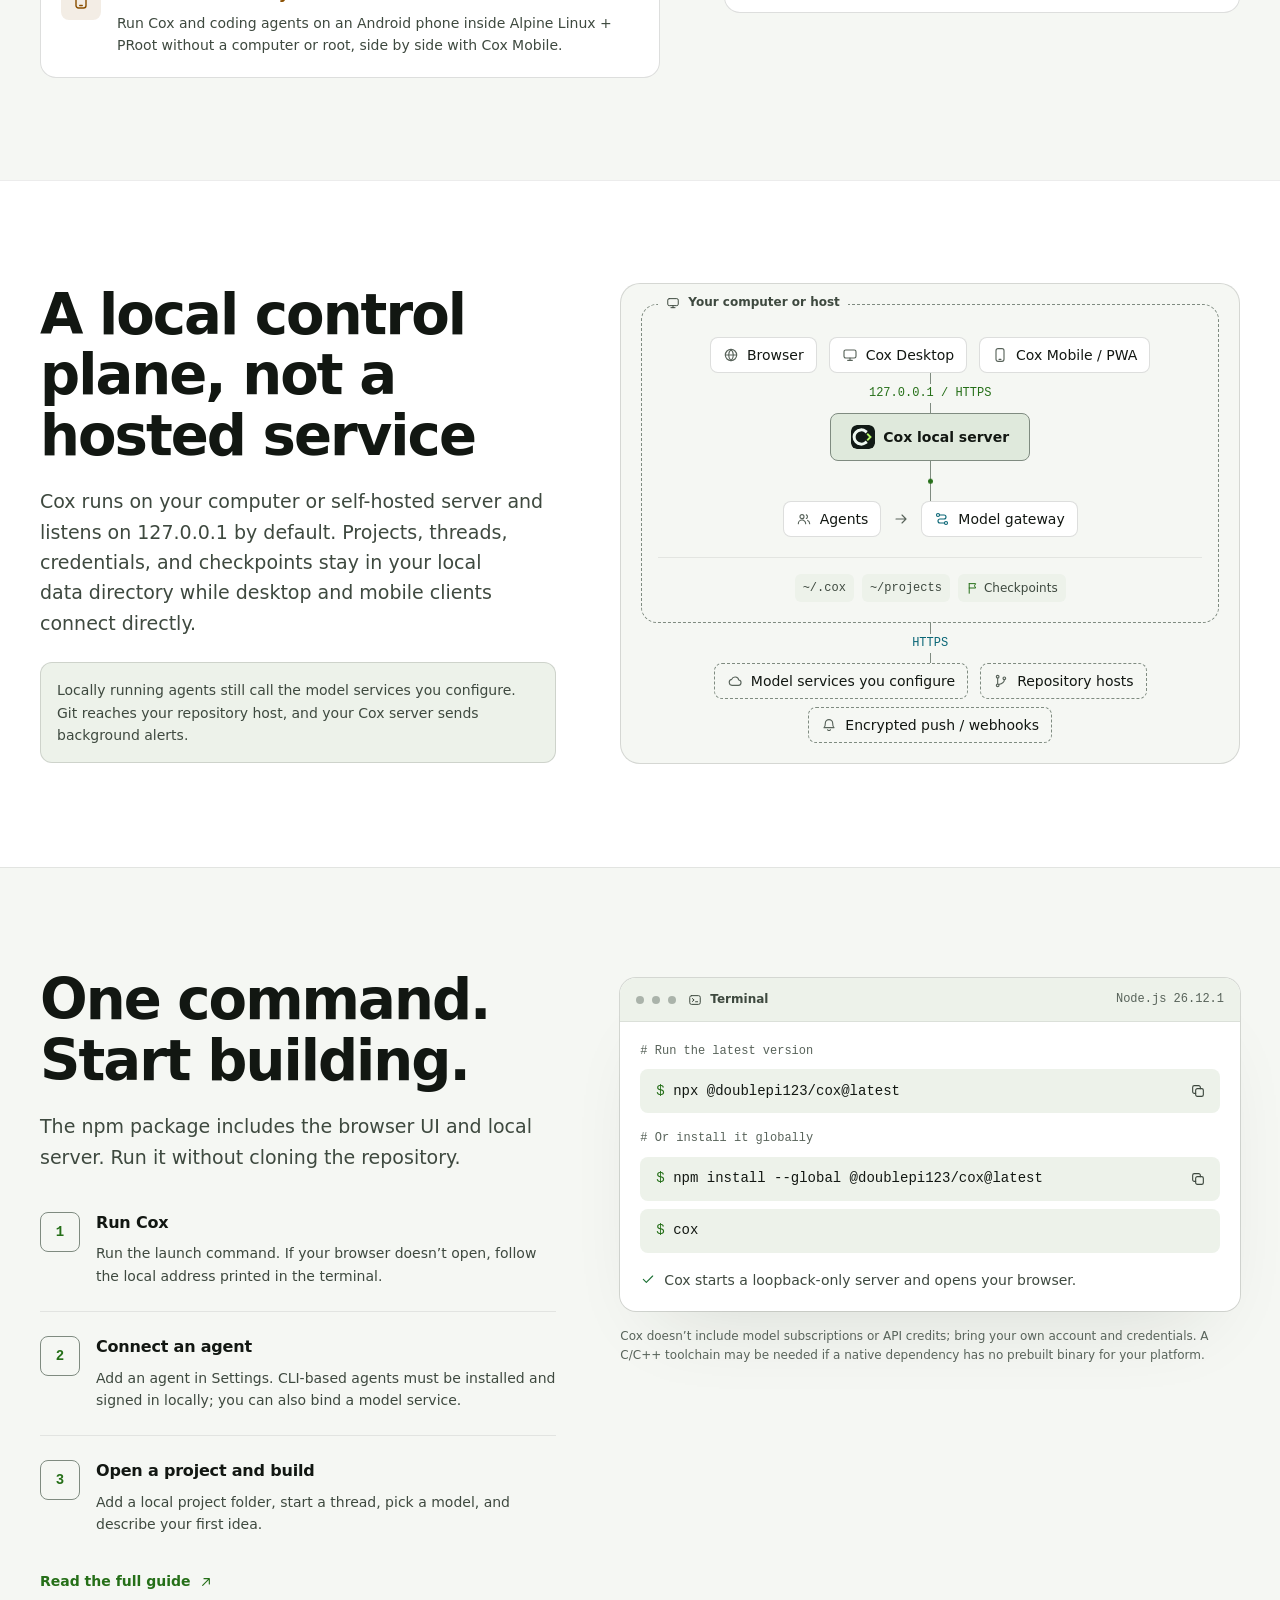
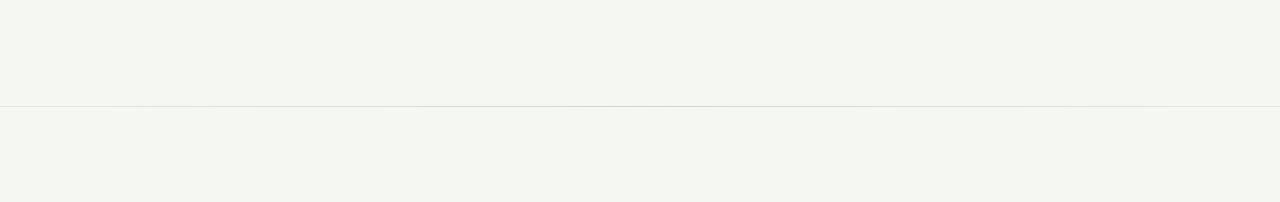
<file: cox/index.html>
<!doctype html>
<html lang="zh-CN">
  <head>
    <meta charset="utf-8" />
    <meta name="viewport" content="width=device-width, initial-scale=1" />
    <meta http-equiv="refresh" content="0;url=../" />
    <link rel="canonical" href="https://doublepi.dev/" />
    <meta name="robots" content="noindex" />
    <title>Cox — 主页已迁移 / Website moved</title>
  </head>
  <body>
    <p><a href="../">打开 Cox 主页 / Open the Cox homepage →</a></p>
  </body>
</html>
</file>
<file: styles.css>
@charset "UTF-8";
:root {
  color-scheme: dark;
  --bg-canvas: #070908;
  --bg-surface: #0d110f;
  --bg-elevated: #131916;
  --bg-inset: #1a221d;
  --text-primary: #f3f5ef;
  --text-secondary: #b6beb3;
  --text-muted: #8f998e;
  --border-subtle: rgb(238 243 235 / 8%);
  --border-default: rgb(238 243 235 / 14%);
  --border-strong: #66736a;
  --accent: #b7ed81;
  --accent-hover: #c9f59d;
  --accent-ink: #102008;
  --accent-wash: rgb(183 237 129 / 12%);
  --cyan-signal: #7fd8e6;
  --amber-signal: #efc56f;
  --status-add: #9cdea9;
  --status-del: #f2a094;
  --header-bg: rgb(7 9 8 / 96%);
  --shadow-tint: rgb(0 0 0 / 55%);
  --lattice-dot: rgb(183 237 129 / 16%);
  --lattice-glow: rgb(183 237 129 / 45%);
  --window-highlight: inset 0 1px 0 rgb(255 255 255 / 6%);
  --device-frame-a: #333b35;
  --device-frame-b: #101411;
  --device-edge: rgb(255 255 255 / 8%);
  --device-island: #050605;

  --selection-bg: var(--accent);
  --selection-ink: var(--accent-ink);
  --wash-cyan: rgb(127 216 230 / 12%);
  --wash-amber: rgb(239 197 111 / 12%);
  --wash-add: rgb(156 222 169 / 10%);
  --wash-del: rgb(242 160 148 / 10%);

  --font-sans:
    "SF Pro Display", "SF Pro Text", -apple-system, BlinkMacSystemFont, "Segoe UI Variable Display",
    "Segoe UI", system-ui, "PingFang SC", "Hiragino Sans GB", "Microsoft YaHei", "Noto Sans CJK SC",
    "Source Han Sans SC", sans-serif;
  --font-mono:
    ui-monospace, "SF Mono", SFMono-Regular, "Cascadia Code", Menlo, Consolas, "Liberation Mono",
    "Noto Sans Mono CJK SC", monospace;

  --type-display: clamp(48px, 6.4vw + 8px, 96px);
  --type-display-zh: clamp(40px, calc((100vw - 2 * var(--gutter)) / 6.2), 84px);
  --type-h1: clamp(36px, 3.6vw + 10px, 60px);
  --type-h2: clamp(28px, 2.2vw + 8px, 40px);
  --type-h3: clamp(22px, 0.6vw + 18px, 24px);
  --type-lead: clamp(17px, 0.4vw + 15px, 19px);
  --type-brand: 20px;
  --type-body: 16px;
  --type-small: 14px;
  --type-caption: 12px;

  --space-1: 4px;
  --space-2: 8px;
  --space-3: 12px;
  --space-4: 16px;
  --space-5: 20px;
  --space-6: 24px;
  --space-8: 32px;
  --space-10: 40px;
  --space-12: 48px;
  --space-16: 64px;
  --space-20: 80px;
  --space-24: 96px;
  --space-28: 112px;
  --space-32: 128px;
  --section-gap: clamp(var(--space-20), 10vw, var(--space-32));
  --container-max: 1280px;
  --gutter: clamp(var(--space-4), 4vw, var(--space-10));

  --radius-xs: 6px;
  --radius-sm: 8px;
  --radius-md: 12px;
  --radius-lg: 16px;
  --radius-xl: 20px;
  --radius-device: 44px;
  --radius-pill: 999px;

  --control-h: 44px;
  --control-md: 40px;
  --control-sm: 36px;
  --control-xs: 28px;
  --header-h: 64px;
  --icon-xs: 14px;
  --icon-sm: 16px;
  --icon-md: 20px;
  --dot: 8px;
  --hairline: 1px;
  --cockpit-sidebar: 208px;
  --cockpit-panel: 288px;
  --device-w: 320px;
  --measure-body: 68ch;
  --measure-lead: 60ch;

  --elevation-1: 0 1px 2px var(--shadow-tint);
  --elevation-2: 0 8px 24px -12px var(--shadow-tint);
  --elevation-hero: 0 40px 80px -40px var(--shadow-tint), 0 0 0 1px var(--border-default);
  --focus-ring: 2px solid var(--accent);

  --dur-instant: 90ms;
  --dur-fast: 160ms;
  --dur-base: 240ms;
  --dur-slow: 480ms;
  --dur-ambient: 2400ms;
  --ease-out: cubic-bezier(0.2, 0.7, 0.2, 1);
  --ease-in-out: cubic-bezier(0.65, 0, 0.35, 1);
  --stagger: 60ms;

  font-family: var(--font-sans);
  color: var(--text-primary);
  background: var(--bg-canvas);
  scroll-behavior: smooth;
  scroll-padding-top: calc(var(--header-h) + var(--space-4));
  scrollbar-color: var(--border-strong) var(--bg-canvas);
  caret-color: var(--accent);
}
:root[data-theme="light"] {
  color-scheme: light;
  --bg-canvas: #f5f7f3;
  --bg-surface: #ffffff;
  --bg-elevated: #ffffff;
  --bg-inset: #edf2ea;
  --text-primary: #121712;
  --text-secondary: #3e493f;
  --text-muted: #58635a;
  --border-subtle: rgb(18 23 18 / 8%);
  --border-default: rgb(18 23 18 / 14%);
  --border-strong: #7f8b80;
  --accent: #256f18;
  --accent-hover: #1c5a11;
  --accent-ink: #ffffff;
  --accent-wash: rgb(37 111 24 / 10%);
  --cyan-signal: #0a6676;
  --amber-signal: #8a4f00;
  --status-add: #1d7135;
  --status-del: #b42318;
  --header-bg: rgb(245 247 243 / 96%);
  --shadow-tint: rgb(28 44 24 / 14%);
  --lattice-dot: rgb(37 111 24 / 14%);
  --lattice-glow: rgb(37 111 24 / 35%);
  --window-highlight: 0 0 0 0 transparent;
  --device-frame-a: #2d3329;
  --device-frame-b: #11140f;
  --device-edge: rgb(255 255 255 / 14%);
  --wash-cyan: rgb(10 102 118 / 10%);
  --wash-amber: rgb(138 79 0 / 10%);
  --wash-add: rgb(29 113 53 / 10%);
  --wash-del: rgb(180 35 24 / 10%);
}
@media (prefers-color-scheme: light) {
  :root:not([data-theme="dark"]) {
    color-scheme: light;
    --bg-canvas: #f5f7f3;
    --bg-surface: #ffffff;
    --bg-elevated: #ffffff;
    --bg-inset: #edf2ea;
    --text-primary: #121712;
    --text-secondary: #3e493f;
    --text-muted: #58635a;
    --border-subtle: rgb(18 23 18 / 8%);
    --border-default: rgb(18 23 18 / 14%);
    --border-strong: #7f8b80;
    --accent: #256f18;
    --accent-hover: #1c5a11;
    --accent-ink: #ffffff;
    --accent-wash: rgb(37 111 24 / 10%);
    --cyan-signal: #0a6676;
    --amber-signal: #8a4f00;
    --status-add: #1d7135;
    --status-del: #b42318;
    --header-bg: rgb(245 247 243 / 96%);
    --shadow-tint: rgb(28 44 24 / 14%);
    --lattice-dot: rgb(37 111 24 / 14%);
    --lattice-glow: rgb(37 111 24 / 35%);
    --window-highlight: 0 0 0 0 transparent;
    --device-frame-a: #2d3329;
    --device-frame-b: #11140f;
    --device-edge: rgb(255 255 255 / 14%);
    --wash-cyan: rgb(10 102 118 / 10%);
    --wash-amber: rgb(138 79 0 / 10%);
    --wash-add: rgb(29 113 53 / 10%);
    --wash-del: rgb(180 35 24 / 10%);
  }
}

*,
*::before,
*::after {
  box-sizing: border-box;
}
[hidden] {
  display: none !important;
}
body {
  margin: 0;
  min-width: 0;
  overflow-x: clip;
  overflow-wrap: anywhere;
  background: var(--bg-canvas);
  color: var(--text-primary);
  font-size: var(--type-body);
  line-height: 1.6;
  -webkit-font-smoothing: antialiased;
  text-rendering: optimizeLegibility;
}
:lang(zh) {
  line-break: strict;
}
:lang(zh) :is(code, kbd, pre, samp) {
  word-break: normal;
  line-break: auto;
  overflow-wrap: anywhere;
}
a {
  color: inherit;
  text-decoration: none;
}
button {
  margin: 0;
  font: inherit;
  color: inherit;
  cursor: pointer;
}
h1,
h2,
h3,
p,
figure,
ul,
ol {
  margin: 0;
}
ul,
ol {
  padding: 0;
  list-style: none;
}
img {
  display: block;
  max-width: 100%;
}
code {
  font-family: var(--font-mono);
  font-size: inherit;
  font-variant-numeric: tabular-nums;
}
h1,
h2,
h3 {
  text-wrap: balance;
}
p {
  text-wrap: pretty;
}
::selection {
  color: var(--selection-ink);
  background: var(--selection-bg);
}
:focus-visible {
  outline: var(--focus-ring);
  outline-offset: 3px;
}
.sprite {
  position: absolute;
  width: 0;
  height: 0;
  overflow: hidden;
}
.icon {
  display: inline-block;
  flex: none;
  width: var(--icon-sm);
  height: var(--icon-sm);
  vertical-align: middle;
  fill: none;
  stroke: currentColor;
  stroke-width: 1.7;
  stroke-linecap: round;
  stroke-linejoin: round;
}
.wrap {
  width: min(var(--container-max), 100% - 2 * var(--gutter));
  margin-inline: auto;
}

.skip-link {
  position: fixed;
  top: var(--space-3);
  left: var(--space-4);
  z-index: 100;
  display: inline-flex;
  align-items: center;
  max-width: calc(100% - var(--space-8));
  min-height: var(--control-h);
  padding: var(--space-2) var(--space-4);
  border-radius: var(--radius-sm);
  background: var(--accent);
  color: var(--accent-ink);
  font-size: var(--type-small);
  font-weight: 600;
  transform: translateY(calc(-100% - var(--space-6)));
  transition: transform var(--dur-fast) var(--ease-out);
}
.skip-link:focus {
  transform: none;
}

.site-header {
  position: sticky;
  top: 0;
  z-index: 50;
  border-bottom: var(--hairline) solid transparent;
  transition:
    background-color var(--dur-fast) var(--ease-out),
    border-color var(--dur-fast) var(--ease-out);
}
.site-header.is-scrolled {
  border-bottom-color: var(--border-subtle);
  background: var(--header-bg);
  -webkit-backdrop-filter: blur(24px);
  backdrop-filter: blur(24px);
}
.header-inner {
  display: flex;
  align-items: center;
  gap: var(--space-3);
  height: var(--header-h);
}
.brand {
  display: inline-flex;
  align-items: center;
  gap: var(--space-2);
  min-width: 0;
  min-height: var(--control-h);
  overflow: hidden;
  font-size: var(--type-brand);
  font-weight: 650;
  letter-spacing: -0.03em;
  text-overflow: ellipsis;
  white-space: nowrap;
}
.brand > span {
  min-width: 0;
  overflow: hidden;
  text-overflow: ellipsis;
}
.brand img {
  border-radius: var(--radius-xs);
}
.site-nav {
  display: none;
  gap: var(--space-1);
  color: var(--text-secondary);
  font-size: var(--type-small);
}
.site-nav a {
  display: inline-flex;
  align-items: center;
  min-height: var(--control-md);
  padding: 0 var(--space-3);
  border-radius: var(--radius-sm);
  transition:
    color var(--dur-fast) var(--ease-out),
    background-color var(--dur-fast) var(--ease-out);
}
.site-nav a:hover {
  background: var(--accent-wash);
  color: var(--text-primary);
}
.header-actions {
  display: flex;
  align-items: center;
  gap: var(--space-2);
  min-width: 0;
  margin-left: auto;
}
.header-button {
  display: inline-flex;
  align-items: center;
  justify-content: center;
  gap: var(--space-2);
  min-width: var(--control-h);
  max-width: 88px;
  height: var(--control-h);
  padding: 0 var(--space-3);
  overflow: hidden;
  border: var(--hairline) solid var(--border-default);
  border-radius: var(--radius-sm);
  background: var(--bg-surface);
  color: var(--text-secondary);
  font-size: var(--type-small);
  font-weight: 600;
  text-overflow: ellipsis;
  white-space: nowrap;
  transition:
    color var(--dur-fast) var(--ease-out),
    border-color var(--dur-fast) var(--ease-out),
    background-color var(--dur-fast) var(--ease-out);
}
.header-button > span {
  min-width: 0;
  overflow: hidden;
  text-overflow: ellipsis;
}
.header-button:hover {
  border-color: var(--border-strong);
  color: var(--text-primary);
}
.theme-button {
  padding: 0;
}
.theme-button .icon {
  display: none;
}
.theme-button[data-theme-mode="system"] .icon-system,
.theme-button[data-theme-mode="light"] .icon-light,
.theme-button[data-theme-mode="dark"] .icon-dark {
  display: inline-block;
}
.header-github {
  color: var(--text-primary);
}
.header-github-text {
  display: none;
}

.hero {
  position: relative;
  isolation: isolate;
  overflow: clip;
  padding: var(--space-12) 0 calc(var(--section-gap) / 1.5);
  background: radial-gradient(ellipse 70% 50% at 72% 0%, var(--accent-wash), transparent 70%);
}
.hero-lattice {
  position: absolute;
  inset: 0;
  z-index: -1;
  display: block;
  width: 100%;
  height: 100%;
  pointer-events: none;
  -webkit-mask-image: radial-gradient(ellipse 80% 60% at 60% 18%, #000 20%, transparent 78%);
  mask-image: radial-gradient(ellipse 80% 60% at 60% 18%, #000 20%, transparent 78%);
}
.hero-inner {
  position: relative;
  display: grid;
  grid-template-columns: minmax(0, 1fr);
  gap: var(--space-8);
}
.hero-head {
  display: grid;
  gap: var(--space-6);
  align-content: start;
}
.status-pill {
  display: inline-flex;
  flex-wrap: wrap;
  align-items: center;
  justify-self: start;
  gap: var(--space-2);
  min-height: var(--control-xs);
  max-width: 100%;
  padding: var(--space-1) var(--space-3);
  border: var(--hairline) solid var(--border-default);
  border-radius: var(--radius-pill);
  background: var(--bg-surface);
  color: var(--text-secondary);
  font-size: var(--type-caption);
  font-weight: 450;
  letter-spacing: 0.01em;
}
.status-pill code {
  color: var(--accent);
}
.status-dot {
  flex: none;
  width: var(--dot);
  height: var(--dot);
  border-radius: 50%;
  background: var(--accent);
  box-shadow: 0 0 0 3px var(--accent-wash);
}
h1 {
  font-size: var(--type-display);
  font-weight: 680;
  line-height: 1;
  letter-spacing: -0.045em;
}
:lang(zh) h1 {
  font-size: var(--type-display-zh);
  font-weight: 600;
  line-height: 1.12;
  letter-spacing: 0;
}
.title-line {
  display: block;
}
.title-accent {
  padding-bottom: 0.06em;
  color: var(--accent);
}
.hero-side {
  display: grid;
  gap: var(--space-5);
  align-content: end;
}
.hero-lead {
  max-width: var(--measure-lead);
  color: var(--text-secondary);
  font-size: var(--type-lead);
  line-height: 1.6;
}
.hero-actions {
  display: flex;
  flex-wrap: wrap;
  gap: var(--space-3);
}
.button {
  display: inline-flex;
  align-items: center;
  justify-content: center;
  gap: var(--space-2);
  max-width: 100%;
  min-height: var(--control-h);
  padding: var(--space-2) var(--space-5);
  border: var(--hairline) solid transparent;
  border-radius: var(--radius-sm);
  font-size: var(--type-small);
  font-weight: 600;
  line-height: 1.35;
  text-align: center;
  transition:
    color var(--dur-fast) var(--ease-out),
    background-color var(--dur-fast) var(--ease-out),
    border-color var(--dur-fast) var(--ease-out),
    transform var(--dur-instant) var(--ease-out);
}
.button:active {
  transform: translateY(1px);
}
.button .icon {
  transition: transform var(--dur-fast) var(--ease-out);
}
.button:hover .icon:last-child {
  transform: translateX(2px);
}
.button-primary {
  background: var(--accent);
  color: var(--accent-ink);
}
.button-primary:hover {
  background: var(--accent-hover);
}
.button-secondary {
  border-color: var(--border-strong);
  background: var(--bg-inset);
  color: var(--text-primary);
}
.button-secondary:hover {
  background: var(--accent-wash);
}
.button-ghost {
  border-color: var(--border-default);
  background: transparent;
  color: var(--text-secondary);
}
.button-ghost:hover {
  border-color: var(--border-strong);
  background: var(--accent-wash);
  color: var(--text-primary);
}

.command {
  display: flex;
  align-items: center;
  gap: var(--space-3);
  max-width: 100%;
  min-height: var(--control-h);
  padding: var(--space-1) var(--space-1) var(--space-1) var(--space-4);
  border: var(--hairline) solid var(--border-strong);
  border-radius: var(--radius-md);
  background: var(--bg-inset);
  font-family: var(--font-mono);
  font-size: var(--type-small);
  justify-self: start;
}
.command-prompt {
  color: var(--text-muted);
}
.command code {
  flex: 1;
  min-width: 0;
  color: var(--text-primary);
  overflow-wrap: anywhere;
}
.copy-button {
  display: inline-grid;
  flex: none;
  place-items: center;
  width: var(--control-sm);
  height: var(--control-sm);
  padding: 0;
  border: var(--hairline) solid transparent;
  border-radius: var(--radius-sm);
  background: transparent;
  color: var(--text-secondary);
  transition:
    color var(--dur-fast) var(--ease-out),
    background-color var(--dur-fast) var(--ease-out),
    border-color var(--dur-fast) var(--ease-out);
}
.copy-button:hover {
  border-color: var(--border-default);
  background: var(--accent-wash);
  color: var(--text-primary);
}
.copy-button .icon {
  grid-area: 1 / 1;
}
.copy-button .icon-check,
.copy-button.is-copied .icon-copy {
  display: none;
}
.copy-button.is-copied .icon-check {
  display: inline-block;
}
.copy-button.is-copied {
  color: var(--status-add);
}
.hero-note {
  color: var(--text-muted);
  font-size: var(--type-caption);
  line-height: 1.45;
  letter-spacing: 0.01em;
}

.hero-stage {
  display: grid;
  gap: var(--space-4);
  min-width: 0;
  margin-top: var(--space-6);
}
.demo-controls {
  display: flex;
  flex-wrap: wrap;
  align-items: center;
  gap: var(--space-3);
}
.demo-switch-label {
  color: var(--text-muted);
  font-size: var(--type-caption);
  letter-spacing: 0.01em;
}
.segmented {
  display: inline-grid;
  grid-auto-columns: minmax(0, 1fr);
  grid-auto-flow: column;
  gap: var(--space-1);
  max-width: 100%;
  padding: var(--space-1);
  border: var(--hairline) solid var(--border-subtle);
  border-radius: var(--radius-md);
  background: var(--bg-inset);
}
.segmented button {
  display: inline-flex;
  align-items: center;
  justify-content: center;
  gap: var(--space-2);
  min-width: 0;
  max-width: 100%;
  height: var(--control-sm);
  padding: 0 var(--space-3);
  overflow: hidden;
  border: var(--hairline) solid transparent;
  border-radius: var(--radius-sm);
  background: transparent;
  color: var(--text-muted);
  font-size: var(--type-small);
  font-weight: 600;
  text-overflow: ellipsis;
  white-space: nowrap;
  transition:
    color var(--dur-fast) var(--ease-out),
    background-color var(--dur-base) var(--ease-in-out),
    border-color var(--dur-base) var(--ease-in-out);
}
.segmented button:hover {
  color: var(--text-primary);
}
@media (pointer: coarse) {
  .copy-button {
    width: var(--control-h);
    height: var(--control-h);
  }
  .segmented button {
    height: auto;
    min-height: var(--control-h);
  }
}
.segmented button[aria-pressed="true"] {
  border-color: var(--border-default);
  background: var(--bg-elevated);
  box-shadow: var(--elevation-1);
  color: var(--text-primary);
}
.segmented button[aria-pressed="true"] .icon {
  color: var(--accent);
}
.demo-figure {
  min-width: 0;
}
.demo-figure figcaption {
  margin-top: var(--space-3);
  color: var(--text-muted);
  font-size: var(--type-caption);
  text-align: center;
  letter-spacing: 0.01em;
}

.window {
  container: cockpit / inline-size;
  overflow: hidden;
  border-radius: var(--radius-xl);
  background: var(--bg-elevated);
  box-shadow: var(--window-highlight), var(--elevation-hero);
  color: var(--text-secondary);
  font-size: var(--type-small);
  line-height: 1.5;
  text-align: left;
}
.window-bar {
  display: flex;
  align-items: center;
  gap: var(--space-3);
  min-height: var(--control-h);
  padding: 0 var(--space-4);
  border-bottom: var(--hairline) solid var(--border-subtle);
  background: var(--bg-inset);
}
.window-dots {
  display: flex;
  flex: 1;
  gap: var(--space-2);
}
.window-dots i {
  width: var(--dot);
  height: var(--dot);
  border-radius: 50%;
  background: var(--border-strong);
  opacity: 0.6;
}
.window-url {
  display: inline-flex;
  align-items: center;
  gap: var(--space-2);
  min-width: 0;
  max-width: 100%;
  min-height: var(--control-xs);
  padding: var(--space-1) var(--space-3);
  overflow: hidden;
  border-radius: var(--radius-sm);
  background: var(--bg-surface);
  color: var(--text-secondary);
  font-family: var(--font-mono);
  font-size: var(--type-caption);
  font-variant-numeric: tabular-nums;
  text-overflow: ellipsis;
  white-space: nowrap;
}
.window-url .icon {
  width: var(--icon-xs);
  height: var(--icon-xs);
  color: var(--status-add);
}
.window-badge {
  display: inline-flex;
  flex: 1;
  justify-content: flex-end;
  min-width: 0;
  overflow: hidden;
  color: var(--amber-signal);
  font-size: var(--type-caption);
  font-weight: 600;
  letter-spacing: 0.01em;
  text-overflow: ellipsis;
  white-space: nowrap;
}

.dag {
  display: grid;
  gap: var(--space-3);
  padding: var(--space-3) var(--space-4);
  border-bottom: var(--hairline) solid var(--border-subtle);
  background: var(--bg-surface);
}
.dag-head {
  display: flex;
  align-items: center;
  gap: var(--space-2);
  min-width: 0;
  color: var(--text-secondary);
  font-size: var(--type-caption);
}
.dag-head .icon {
  width: var(--icon-xs);
  height: var(--icon-xs);
  color: var(--accent);
}
.dag-label {
  min-width: 0;
  overflow: hidden;
  text-overflow: ellipsis;
  white-space: nowrap;
}
.dag-progress {
  margin-left: auto;
  max-width: 45%;
  padding: var(--space-1) var(--space-2);
  overflow: hidden;
  border-radius: var(--radius-pill);
  background: var(--accent-wash);
  color: var(--accent);
  font-family: var(--font-mono);
  font-size: var(--type-caption);
  font-variant-numeric: tabular-nums;
  text-overflow: ellipsis;
  white-space: nowrap;
}
.dag-graph {
  display: none;
  align-items: center;
  justify-content: flex-start;
}
.dag-lanes {
  display: flex;
  flex-direction: column;
  gap: var(--space-2);
}
.dag-edges {
  flex: none;
  width: var(--space-10);
  height: calc(3 * var(--control-xs) + 2 * var(--space-2));
  overflow: visible;
  fill: none;
  stroke: var(--border-strong);
  stroke-width: 1;
}
.dag-edges path {
  vector-effect: non-scaling-stroke;
}
.dag-node {
  display: inline-flex;
  flex: none;
  align-items: center;
  gap: var(--space-2);
  height: var(--control-xs);
  padding: 0 var(--space-3);
  border: var(--hairline) solid var(--border-default);
  border-radius: var(--radius-xs);
  background: var(--bg-inset);
  color: var(--text-secondary);
  font-size: var(--type-caption);
  white-space: nowrap;
}
.dag-state {
  position: relative;
  flex: none;
  width: var(--dot);
  height: var(--dot);
  border: 1.5px solid var(--border-strong);
  border-radius: 50%;
}
.dag-node[data-state="done"] .dag-state {
  border-color: var(--status-add);
  background: var(--status-add);
}
.dag-node[data-state="running"] {
  border-color: var(--border-strong);
  background: var(--accent-wash);
  color: var(--text-primary);
}
.dag-node[data-state="running"] .dag-state {
  border-color: var(--accent);
  background: var(--accent);
}
.dag-node[data-state="running"] .dag-state::after {
  content: "";
  position: absolute;
  inset: -1.5px;
  border-radius: 50%;
  background: var(--accent);
  animation: ping var(--dur-ambient) var(--ease-out) infinite;
}
.dag-node[data-state="retry"] .dag-state {
  border-color: var(--amber-signal);
  border-radius: 2px;
  transform: rotate(45deg) scale(0.85);
}
.dag-node[data-state="retry"] {
  color: var(--amber-signal);
}
.dag-node[data-state="wait"] {
  color: var(--text-muted);
  border-style: dashed;
}

.window-body {
  display: grid;
  grid-template-columns: minmax(0, 1fr);
}
.app-sidebar,
.app-panel {
  display: none;
}
.app-sidebar {
  flex-direction: column;
  gap: var(--space-1);
  padding: var(--space-4) var(--space-3);
  border-right: var(--hairline) solid var(--border-subtle);
  background: var(--bg-inset);
  font-size: var(--type-caption);
}
.app-brand {
  display: flex;
  align-items: center;
  gap: var(--space-2);
  padding: var(--space-1) var(--space-2) var(--space-4);
  color: var(--text-primary);
  font-size: var(--type-small);
  font-weight: 650;
}
.app-brand img {
  border-radius: var(--radius-xs);
}
.app-brand .icon {
  width: var(--icon-xs);
  height: var(--icon-xs);
  margin-left: auto;
  color: var(--text-muted);
}
.app-new,
.app-project,
.app-settings {
  display: flex;
  align-items: center;
  gap: var(--space-2);
  min-height: var(--control-xs);
  padding: var(--space-1) var(--space-2);
}
.app-new {
  margin-bottom: var(--space-3);
  border-radius: var(--radius-sm);
  background: var(--bg-surface);
  color: var(--text-primary);
}
.app-new .icon,
.app-project .icon,
.app-settings .icon {
  width: var(--icon-xs);
  height: var(--icon-xs);
}
.app-label {
  padding: var(--space-1) var(--space-2);
  color: var(--text-muted);
  font-size: var(--type-caption);
}
.app-project {
  color: var(--text-primary);
  font-weight: 600;
}
.app-project.is-muted {
  color: var(--text-secondary);
  font-weight: 450;
}
.app-threads {
  display: grid;
  gap: 2px;
  margin-bottom: var(--space-2);
  padding-left: var(--space-2);
}
.app-threads li {
  display: flex;
  align-items: center;
  gap: var(--space-2);
  min-height: var(--control-xs);
  padding: var(--space-1) var(--space-2);
  border-radius: var(--radius-xs);
  white-space: nowrap;
}
.app-threads li > span:nth-child(2) {
  flex: 1;
  min-width: 0;
  overflow: hidden;
  text-overflow: ellipsis;
}
.app-threads li.is-active {
  background: var(--accent-wash);
  color: var(--text-primary);
}
.thread-time {
  color: var(--text-muted);
  font-size: var(--type-caption);
  font-variant-numeric: tabular-nums;
}
.pulse,
.idle-dot {
  flex: none;
  width: 6px;
  height: 6px;
  border-radius: 50%;
}
.pulse {
  position: relative;
  background: var(--accent);
}
.pulse::after {
  content: "";
  position: absolute;
  inset: 0;
  border-radius: 50%;
  background: var(--accent);
  animation: ping var(--dur-ambient) var(--ease-out) infinite;
}
.idle-dot {
  background: var(--border-strong);
}
.app-settings {
  margin-top: auto;
  color: var(--text-secondary);
}

.app-main {
  display: flex;
  flex-direction: column;
  min-width: 0;
}
.app-header {
  display: flex;
  align-items: center;
  gap: var(--space-3);
  min-height: var(--space-12);
  padding: 0 var(--space-4);
  border-bottom: var(--hairline) solid var(--border-subtle);
}
.app-title {
  min-width: 0;
  overflow: hidden;
  color: var(--text-primary);
  font-size: var(--type-small);
  font-weight: 600;
  white-space: nowrap;
  text-overflow: ellipsis;
}
.chip {
  display: inline-flex;
  flex: 0 1 auto;
  align-items: center;
  gap: var(--space-1);
  min-width: 0;
  max-width: 100%;
  min-height: var(--control-xs);
  padding: 0 var(--space-2);
  overflow: hidden;
  border: var(--hairline) solid var(--border-default);
  border-radius: var(--radius-xs);
  color: var(--text-secondary);
  font-family: var(--font-mono);
  font-size: var(--type-caption);
  text-overflow: ellipsis;
  white-space: nowrap;
}
.chip .icon {
  width: var(--icon-xs);
  height: var(--icon-xs);
}
.chip-agent {
  font-family: var(--font-sans);
  font-weight: 600;
  color: var(--text-primary);
}
.diff-stat {
  display: inline-flex;
  flex: 0 1 auto;
  gap: var(--space-2);
  min-width: 0;
  max-width: 100%;
  overflow: hidden;
  font-family: var(--font-mono);
  font-size: var(--type-caption);
  font-variant-numeric: tabular-nums;
  white-space: nowrap;
}
.diff-stat b,
.diff-stat i {
  overflow: hidden;
  text-overflow: ellipsis;
}
.diff-stat b,
.panel-files b {
  color: var(--status-add);
  font-weight: 500;
}
.diff-stat i,
.panel-files i {
  color: var(--status-del);
  font-style: normal;
}
.app-stat {
  display: none;
  margin-left: auto;
}
.app-timeline {
  display: flex;
  flex: 1;
  flex-direction: column;
  gap: var(--space-5);
  width: 100%;
  max-width: 760px;
  margin-inline: auto;
  padding: var(--space-5) var(--space-4) var(--space-3);
}
.msg-user {
  align-self: flex-end;
  max-width: 92%;
  padding: var(--space-3) var(--space-4);
  border-radius: var(--radius-md) var(--radius-md) var(--radius-xs) var(--radius-md);
  background: var(--bg-inset);
  color: var(--text-primary);
  font-size: var(--type-small);
}
.agent-head {
  display: flex;
  align-items: center;
  gap: var(--space-2);
  font-size: var(--type-small);
}
.agent-head strong {
  color: var(--text-primary);
  font-weight: 600;
}
.agent-time {
  color: var(--text-muted);
  font-size: var(--type-caption);
}
.agent-avatar {
  display: inline-grid;
  flex: none;
  place-items: center;
  width: var(--control-xs);
  height: var(--control-xs);
  border-radius: var(--radius-xs);
  background: var(--accent-wash);
  color: var(--accent);
}
.agent-avatar .icon {
  grid-area: 1 / 1;
}
.agent-avatar.is-small {
  width: var(--icon-md);
  height: var(--icon-md);
}
.agent-avatar.is-small .icon {
  width: var(--icon-xs);
  height: var(--icon-xs);
}
.agent-avatar > [class*="glyph-"] {
  display: none;
}
[data-agent="omo"] .agent-avatar > .glyph-omo,
[data-agent="codex"] .agent-avatar > .glyph-codex,
[data-agent="claude"] .agent-avatar > .glyph-claude,
[data-agent="cursor"] .agent-avatar > .glyph-cursor {
  display: inline-block;
}
[data-agent="claude"] .agent-avatar {
  background: var(--wash-amber);
  color: var(--amber-signal);
}
[data-agent="cursor"] .agent-avatar {
  background: var(--wash-cyan);
  color: var(--cyan-signal);
}
[data-agent="codex"] .agent-avatar {
  background: var(--bg-inset);
  color: var(--text-primary);
}
.agent-text,
.work-log,
.msg-agent .diff-card {
  margin-top: var(--space-3);
}
.agent-text {
  max-width: 58ch;
  color: var(--text-secondary);
  font-size: var(--type-small);
  line-height: 1.7;
}
.work-log {
  display: grid;
  gap: var(--space-1);
  color: var(--text-muted);
  font-size: var(--type-caption);
}
.work-log li {
  display: flex;
  align-items: center;
  gap: var(--space-2);
}
.work-log .icon {
  width: var(--icon-xs);
  height: var(--icon-xs);
  color: var(--status-add);
}
.diff-card {
  overflow: hidden;
  border: var(--hairline) solid var(--border-default);
  border-radius: var(--radius-sm);
  background: var(--bg-surface);
  font-family: var(--font-mono);
  font-size: var(--type-caption);
}
.diff-head {
  display: flex;
  align-items: center;
  gap: var(--space-2);
  padding: var(--space-2) var(--space-3);
  border-bottom: var(--hairline) solid var(--border-subtle);
  color: var(--text-secondary);
}
.diff-head .icon {
  width: var(--icon-xs);
  height: var(--icon-xs);
}
.diff-path {
  min-width: 0;
  overflow: hidden;
  white-space: nowrap;
  text-overflow: ellipsis;
}
.diff-head .diff-stat {
  margin-left: auto;
}
.diff-line {
  display: flex;
  gap: var(--space-2);
  min-width: 0;
  padding: 2px var(--space-3);
  line-height: 1.8;
}
.diff-line .ln {
  flex: 0 0 auto;
  min-width: 2ch;
  max-width: 35%;
  color: var(--text-muted);
  text-align: right;
  font-variant-numeric: tabular-nums;
}
.diff-line .sign {
  flex: 0 0 auto;
  max-width: 35%;
}
.diff-line code {
  flex: 1;
  min-width: 0;
  overflow: hidden;
  text-overflow: ellipsis;
  white-space: nowrap;
}
.diff-line.is-del {
  background: var(--wash-del);
  color: var(--status-del);
}
.diff-line.is-add {
  background: var(--wash-add);
  color: var(--status-add);
}
.app-composer {
  margin: 0 var(--space-4) var(--space-4);
  padding: var(--space-3);
  border-radius: var(--radius-md);
  background: var(--bg-inset);
}
.composer-placeholder {
  margin-bottom: var(--space-3);
  color: var(--text-muted);
  font-size: var(--type-small);
}
.composer-row {
  display: flex;
  flex-wrap: wrap;
  align-items: center;
  gap: var(--space-2);
}
.send-button {
  display: inline-grid;
  place-items: center;
  width: var(--control-xs);
  height: var(--control-xs);
  margin-left: auto;
  border-radius: var(--radius-xs);
  background: var(--accent);
  color: var(--accent-ink);
}
.app-panel {
  flex-direction: column;
  min-width: 0;
  border-left: var(--hairline) solid var(--border-subtle);
  background: var(--bg-inset);
}
.panel-section {
  padding: var(--space-4);
  border-bottom: var(--hairline) solid var(--border-subtle);
}
.panel-title {
  display: flex;
  align-items: center;
  justify-content: space-between;
  margin-bottom: var(--space-3);
  color: var(--text-primary);
  font-size: var(--type-caption);
  font-weight: 600;
}
.panel-files {
  display: grid;
  grid-template-columns: minmax(0, 1fr);
  gap: 2px;
  font-family: var(--font-mono);
  font-size: var(--type-caption);
  font-variant-numeric: tabular-nums;
}
.panel-files li {
  display: flex;
  align-items: center;
  gap: var(--space-2);
  padding: var(--space-1) var(--space-2);
  border-radius: var(--radius-xs);
}
.panel-files li.is-current {
  background: var(--accent-wash);
  color: var(--text-primary);
}
.panel-files span {
  flex: 1;
  min-width: 0;
  overflow: hidden;
  white-space: nowrap;
  text-overflow: ellipsis;
}
.panel-terminal {
  flex: 1;
  border-bottom: 0;
}
.panel-shell {
  color: var(--text-muted);
  font-family: var(--font-mono);
  font-size: var(--type-caption);
  font-weight: 450;
}
.term-lines,
.full-terminal {
  color: var(--text-secondary);
  font-family: var(--font-mono);
  font-size: var(--type-caption);
  line-height: 1.9;
  font-variant-numeric: tabular-nums;
}
.term-lines > div,
.full-terminal > div {
  overflow: hidden;
  white-space: nowrap;
  text-overflow: ellipsis;
}
.term-lines .icon,
.full-terminal .icon {
  width: var(--icon-xs);
  height: var(--icon-xs);
  vertical-align: -2px;
}
.t-prompt {
  color: var(--accent);
}
.t-dim {
  color: var(--text-muted);
}
.t-ok,
.t-new {
  color: var(--status-add);
}
.t-mod {
  color: var(--amber-signal);
}
.t-path {
  color: var(--cyan-signal);
}
.t-branch {
  color: var(--amber-signal);
}
.t-pass {
  padding: 0 var(--space-1);
  border-radius: var(--radius-xs);
  background: var(--wash-add);
  color: var(--status-add);
}
.t-cursor {
  display: inline-block;
  width: 0.6em;
  height: 1.2em;
  background: var(--accent);
  opacity: 0.85;
  vertical-align: -0.25em;
}

@container cockpit (max-width: 339px) {
  .window-dots {
    display: none;
  }
}
@container cockpit (min-width: 420px) {
  .app-stat {
    display: inline-flex;
  }
  .work-log {
    display: flex;
    flex-wrap: wrap;
    gap: var(--space-2) var(--space-5);
  }
}
@container cockpit (min-width: 560px) {
  .window-bar {
    padding-inline: var(--space-5);
  }
  .window-dots {
    flex: 1;
  }
  .window-badge {
    flex: 1;
  }
  .dag {
    padding: var(--space-4) var(--space-5);
  }
  .dag-graph {
    display: flex;
  }
  .window-body {
    grid-template-columns: var(--cockpit-sidebar) minmax(0, 1fr);
  }
  .app-sidebar {
    display: flex;
  }
  .app-header {
    padding-inline: var(--space-6);
  }
  .app-timeline {
    padding: var(--space-6) var(--space-6) var(--space-3);
  }
  .agent-text,
  .work-log,
  .msg-agent .diff-card {
    margin-left: calc(var(--control-xs) + var(--space-2));
  }
  .app-composer {
    width: calc(100% - 2 * var(--space-6));
    max-width: 712px;
    margin: 0 auto var(--space-5);
  }
}
@container cockpit (min-width: 960px) {
  .window-body {
    grid-template-columns: var(--cockpit-sidebar) minmax(0, 1fr) var(--cockpit-panel);
  }
  .app-panel {
    display: flex;
  }
  .dag-graph {
    justify-content: center;
  }
}

.section {
  position: relative;
  padding-block: calc(var(--section-gap) / 1.25);
  border-top: var(--hairline) solid var(--border-subtle);
}
.section-heading {
  max-width: 920px;
  margin-bottom: var(--space-12);
}
h2 {
  font-size: var(--type-h1);
  font-weight: 650;
  line-height: 1.08;
  letter-spacing: -0.035em;
}
:lang(zh) h2 {
  font-weight: 600;
  line-height: 1.2;
  letter-spacing: 0;
}
h3 {
  font-size: var(--type-h3);
  font-weight: 600;
  line-height: 1.25;
  letter-spacing: -0.012em;
}
:lang(zh) h3,
:lang(zh) .brand {
  letter-spacing: 0;
}
:lang(zh) h1,
:lang(zh) h2,
:lang(zh) h3 {
  word-break: keep-all;
  overflow-wrap: anywhere;
}
.section-lead {
  max-width: var(--measure-lead);
  margin-top: var(--space-5);
  color: var(--text-secondary);
  font-size: var(--type-lead);
  line-height: 1.6;
}
.card-tag {
  display: inline-flex;
  align-items: center;
  min-width: 0;
  max-width: 100%;
  min-height: var(--control-xs);
  padding: var(--space-1) var(--space-3);
  overflow: hidden;
  border: var(--hairline) solid var(--border-default);
  border-radius: var(--radius-pill);
  color: var(--text-secondary);
  font-family: var(--font-mono);
  font-size: var(--type-caption);
  letter-spacing: 0.01em;
  text-overflow: ellipsis;
  white-space: nowrap;
}
.card-icon {
  display: inline-grid;
  flex: none;
  place-items: center;
  width: var(--control-sm);
  height: var(--control-sm);
  border-radius: var(--radius-sm);
  background: var(--accent-wash);
  color: var(--accent);
}
.card-icon .icon {
  width: var(--icon-md);
  height: var(--icon-md);
}
.card-icon.is-cyan {
  background: var(--wash-cyan);
  color: var(--cyan-signal);
}
.card-icon.is-amber {
  background: var(--wash-amber);
  color: var(--amber-signal);
}

.bento {
  display: grid;
  grid-auto-flow: dense;
  grid-template-columns: minmax(0, 1fr);
  gap: var(--space-4);
}
.card {
  position: relative;
  isolation: isolate;
  display: flex;
  flex-direction: column;
  gap: var(--space-4);
  min-width: 0;
  padding: var(--space-6);
  border: var(--hairline) solid var(--border-default);
  border-radius: var(--radius-lg);
  background: var(--bg-surface);
}
.card::before,
.card::after {
  content: "";
  position: absolute;
  inset: 0;
  border-radius: inherit;
  pointer-events: none;
  opacity: 0;
  transition: opacity var(--dur-base) var(--ease-out);
}
.card::before {
  z-index: -1;
  background: radial-gradient(
    420px circle at var(--mx, 50%) var(--my, 0%),
    var(--accent-wash),
    transparent 70%
  );
}
.card::after {
  z-index: -2;
  box-shadow: var(--elevation-2);
}
@media (hover: hover) and (pointer: fine) {
  .card:hover::before,
  .card:hover::after {
    opacity: 1;
  }
}
.card p {
  max-width: var(--measure-body);
  color: var(--text-secondary);
  font-size: var(--type-small);
  line-height: 1.6;
}
.card-head {
  display: flex;
  align-items: center;
  justify-content: space-between;
  gap: var(--space-3);
  min-width: 0;
}
.card-title-lg {
  font-size: var(--type-h2);
  font-weight: 620;
  line-height: 1.15;
  letter-spacing: -0.025em;
}
:lang(zh) .card-title-lg {
  letter-spacing: 0;
}

.wave-board {
  display: grid;
  flex: 1;
  align-content: center;
  gap: var(--space-2);
  padding: var(--space-4);
  border-radius: var(--radius-md);
  background: var(--bg-inset);
}
.wave {
  display: grid;
  grid-template-columns: minmax(0, var(--space-16)) minmax(0, 1fr);
  gap: var(--space-3);
  padding-block: var(--space-2);
  border-bottom: var(--hairline) dashed var(--border-default);
}
.wave-nodes {
  display: grid;
  align-content: center;
  justify-items: start;
  gap: var(--space-2);
  min-width: 0;
}
.wave-edges {
  display: none;
}
.wave-label {
  align-self: start;
  max-width: 100%;
  padding-top: var(--space-1);
  overflow: hidden;
  color: var(--text-muted);
  font-family: var(--font-mono);
  font-size: var(--type-caption);
  font-variant-numeric: tabular-nums;
  text-overflow: ellipsis;
  white-space: nowrap;
}
.wave-node {
  display: inline-flex;
  align-items: center;
  gap: var(--space-2);
  max-width: 100%;
  min-height: var(--control-xs);
  padding: var(--space-1) var(--space-3);
  border-radius: var(--radius-xs);
  background: var(--bg-surface);
  color: var(--text-secondary);
  font-size: var(--type-caption);
}
.wave-node::before {
  content: "";
  flex: none;
  width: var(--dot);
  height: var(--dot);
  border: 1.5px solid var(--border-strong);
  border-radius: 50%;
}
.wave-node.is-done::before {
  border-color: var(--status-add);
  background: var(--status-add);
}
.wave-node.is-running {
  background: var(--accent-wash);
  color: var(--text-primary);
}
.wave-node.is-running::before {
  border-color: var(--accent);
  background: var(--accent);
}
.wave-node.is-retry {
  color: var(--amber-signal);
}
.wave-node.is-retry::before {
  border-color: var(--amber-signal);
  border-radius: 2px;
  transform: rotate(45deg) scale(0.85);
}
.wave-node.is-critical {
  border: var(--hairline) solid var(--accent);
  background: var(--accent-wash);
  color: var(--text-primary);
}
.wave-meta {
  padding-left: var(--space-2);
  border-left: var(--hairline) solid var(--border-default);
  font-size: var(--type-caption);
}
.wave-legend {
  display: flex;
  align-items: center;
  gap: var(--space-2);
  padding-top: var(--space-1);
  color: var(--text-muted);
  font-size: var(--type-caption);
}
.legend-line {
  width: var(--space-5);
  height: 2px;
  border-radius: 1px;
  background: var(--accent);
}
.fact-list {
  display: grid;
  gap: var(--space-3);
  color: var(--text-secondary);
  font-size: var(--type-small);
  line-height: 1.5;
}
.fact-list li {
  display: flex;
  align-items: flex-start;
  gap: var(--space-3);
}
.fact-list .icon {
  margin-top: 2px;
  color: var(--accent);
}
.card-gateway .fact-list .icon {
  color: var(--cyan-signal);
}
.fact-list.is-compact {
  gap: var(--space-2);
}

.switchboard {
  display: grid;
  justify-items: center;
  min-width: 0;
  padding: var(--space-4);
  overflow: hidden;
  border-radius: var(--radius-md);
  background: var(--bg-inset);
}
.sb-row,
.sb-protocols {
  display: flex;
  flex-wrap: wrap;
  justify-content: center;
  gap: var(--space-2);
  min-width: 0;
  max-width: 100%;
}
.sb-chip,
.sb-protocols code {
  display: inline-flex;
  align-items: center;
  min-width: 0;
  max-width: 100%;
  min-height: var(--control-xs);
  padding: var(--space-1) var(--space-2);
  overflow: hidden;
  border-radius: var(--radius-xs);
  background: var(--bg-surface);
  color: var(--text-secondary);
  font-size: var(--type-caption);
  text-overflow: ellipsis;
  white-space: nowrap;
}
.sb-protocols code {
  color: var(--cyan-signal);
}
.sb-link {
  position: relative;
  width: var(--hairline);
  height: var(--space-5);
  background: var(--cyan-signal);
  opacity: 0.6;
}
.sb-hub {
  display: inline-flex;
  align-items: center;
  gap: var(--space-2);
  min-height: var(--control-sm);
  padding: 0 var(--space-4);
  border: var(--hairline) solid var(--cyan-signal);
  border-radius: var(--radius-pill);
  background: var(--wash-cyan);
  color: var(--text-primary);
  font-size: var(--type-small);
  font-weight: 600;
}
.sb-hub .icon {
  color: var(--cyan-signal);
}

.mini-queue {
  display: grid;
  gap: var(--space-2);
  padding: var(--space-4);
  border-radius: var(--radius-md);
  background: var(--bg-inset);
  font-size: var(--type-caption);
}
.mq-running {
  display: flex;
  align-items: center;
  gap: var(--space-2);
  padding-bottom: var(--space-2);
  border-bottom: var(--hairline) dashed var(--border-default);
  color: var(--text-primary);
}
.working-indicator {
  display: inline-flex;
  flex: none;
  gap: 3px;
}
.working-indicator i {
  width: 5px;
  height: 5px;
  border-radius: 50%;
  background: var(--amber-signal);
}
.working-indicator i:nth-child(2) {
  opacity: 0.65;
}
.working-indicator i:nth-child(3) {
  opacity: 0.35;
}
.mq-item,
.queue-item {
  display: flex;
  align-items: center;
  gap: var(--space-2);
  min-width: 0;
  min-height: var(--control-sm);
  padding: 0 var(--space-3);
  border-radius: var(--radius-sm);
  background: var(--bg-surface);
  color: var(--text-secondary);
}
.mq-item > span:nth-child(2),
.queue-item > span:nth-child(3) {
  flex: 1;
  min-width: 0;
}
.mq-item .icon,
.queue-item .icon {
  width: var(--icon-xs);
  height: var(--icon-xs);
  color: var(--text-muted);
}
.mq-index {
  display: inline-grid;
  flex: none;
  place-items: center;
  min-width: var(--icon-md);
  max-width: 100%;
  height: var(--icon-md);
  padding-inline: var(--space-1);
  overflow: hidden;
  border-radius: var(--radius-xs);
  background: var(--wash-amber);
  color: var(--amber-signal);
  font-family: var(--font-mono);
  font-size: var(--type-caption);
  font-variant-numeric: tabular-nums;
  text-overflow: ellipsis;
  white-space: nowrap;
}
.mq-steer {
  display: inline-flex;
  align-items: center;
  justify-self: end;
  gap: var(--space-1);
  min-height: var(--control-xs);
  padding: 0 var(--space-3);
  border-radius: var(--radius-pill);
  background: var(--accent);
  color: var(--accent-ink);
  font-size: var(--type-caption);
  font-weight: 600;
}
.mq-steer .icon {
  width: var(--icon-xs);
  height: var(--icon-xs);
}

.card-git-copy {
  display: grid;
  gap: var(--space-4);
  min-width: 0;
  align-content: start;
}
.timeline {
  display: grid;
  gap: var(--space-3);
  min-width: 0;
  padding: var(--space-4);
  overflow: hidden;
  border-radius: var(--radius-md);
  background: var(--bg-inset);
  font-size: var(--type-caption);
}
.tl-track {
  position: relative;
  display: flex;
  flex-wrap: wrap;
  gap: var(--space-2) var(--space-6);
}
.tl-track::before {
  content: "";
  position: absolute;
  top: calc(var(--control-xs) / 2);
  right: 0;
  left: 0;
  height: var(--hairline);
  background: var(--border-strong);
}
.tl-point,
.tl-chip,
.tl-branch {
  position: relative;
  display: inline-flex;
  align-items: center;
  gap: var(--space-2);
  min-width: 0;
  max-width: 100%;
  min-height: var(--control-xs);
  padding: var(--space-1) var(--space-3);
  overflow: hidden;
  border-radius: var(--radius-xs);
  background: var(--bg-surface);
  color: var(--text-secondary);
  text-overflow: ellipsis;
  white-space: nowrap;
}
.tl-point code,
.tl-chip code,
.tl-branch code {
  min-width: 0;
  overflow: hidden;
  text-overflow: ellipsis;
}
.tl-point .icon,
.tl-chip .icon,
.tl-branch .icon,
.tl-note .icon {
  width: var(--icon-xs);
  height: var(--icon-xs);
}
.tl-point.is-done .icon {
  color: var(--status-add);
}
.tl-point.is-current {
  border-color: var(--border-strong);
  background: var(--accent-wash);
  color: var(--text-primary);
}
.tl-point.is-current .icon {
  color: var(--accent);
}
.tl-branch {
  justify-self: start;
  color: var(--amber-signal);
}
.tl-move {
  display: flex;
  flex-wrap: wrap;
  align-items: center;
  gap: var(--space-2);
}
.tl-arrow {
  color: var(--text-muted);
}
.tl-chip.is-target {
  border-color: var(--border-strong);
  color: var(--text-primary);
}
.tl-note {
  display: inline-flex;
  align-items: center;
  gap: var(--space-1);
  color: var(--status-add);
}

.point-row {
  display: flex;
  flex-wrap: wrap;
  gap: var(--space-2);
}
.point-row li {
  display: inline-flex;
  align-items: center;
  gap: var(--space-2);
  min-height: var(--control-sm);
  padding: var(--space-1) var(--space-3);
  border-radius: var(--radius-sm);
  background: var(--bg-inset);
  color: var(--text-primary);
  font-size: var(--type-small);
}
.point-row .icon {
  color: var(--accent);
}
.card .card-caveat {
  margin-top: auto;
  color: var(--text-muted);
  font-size: var(--type-caption);
}
.more-list {
  display: grid;
  gap: var(--space-3);
}
.more-list li {
  display: flex;
  align-items: center;
  gap: var(--space-3);
  padding-bottom: var(--space-3);
  border-bottom: var(--hairline) solid var(--border-subtle);
  color: var(--text-secondary);
  font-size: var(--type-small);
}
.more-list li:last-child {
  padding-bottom: 0;
  border-bottom: 0;
}
.more-list .icon {
  color: var(--accent);
}

.workflow-showcase {
  display: grid;
  grid-template-columns: minmax(0, 1fr);
  gap: var(--space-4);
}
.workflow-tabs {
  display: flex;
  gap: var(--space-2);
  margin-inline: calc(-1 * var(--gutter));
  padding: var(--space-1) var(--gutter) var(--space-3);
  overflow-x: auto;
  overscroll-behavior-x: contain;
  scroll-snap-type: x mandatory;
  scroll-padding-inline: var(--gutter);
  scrollbar-width: thin;
  -webkit-mask-image: linear-gradient(
    90deg,
    transparent,
    #000 var(--gutter),
    #000 calc(100% - var(--gutter)),
    transparent
  );
  mask-image: linear-gradient(
    90deg,
    transparent,
    #000 var(--gutter),
    #000 calc(100% - var(--gutter)),
    transparent
  );
}
.workflow-tab {
  position: relative;
  display: grid;
  flex: 0 0 min(272px, 80%);
  grid-template-columns: auto minmax(0, 1fr);
  align-items: start;
  gap: var(--space-3);
  min-height: var(--control-h);
  padding: var(--space-4);
  border: var(--hairline) solid var(--border-subtle);
  border-radius: var(--radius-md);
  background: transparent;
  color: var(--text-secondary);
  text-align: left;
  scroll-snap-align: start;
  transition:
    background-color var(--dur-fast) var(--ease-out),
    border-color var(--dur-fast) var(--ease-out);
}
.workflow-tab:hover {
  background: var(--bg-surface);
}
.workflow-tab[aria-selected="true"] {
  border-color: var(--border-default);
  background: var(--bg-elevated);
  box-shadow: var(--elevation-1);
}
.workflow-icon {
  display: inline-grid;
  place-items: center;
  width: var(--control-sm);
  height: var(--control-sm);
  border-radius: var(--radius-sm);
  background: var(--bg-inset);
  color: var(--text-muted);
  transition: color var(--dur-fast) var(--ease-out);
}
.workflow-tab[aria-selected="true"] .workflow-icon {
  background: var(--accent-wash);
  color: var(--accent);
}
.workflow-tab-copy {
  display: grid;
  gap: var(--space-1);
}
.workflow-tab-copy strong {
  color: var(--text-secondary);
  font-size: var(--type-small);
  font-weight: 600;
  line-height: 1.4;
}
.workflow-tab[aria-selected="true"] .workflow-tab-copy strong {
  color: var(--text-primary);
}
.workflow-tab-copy span {
  color: var(--text-muted);
  font-size: var(--type-caption);
  line-height: 1.5;
}
.workflow-panel {
  display: grid;
  gap: var(--space-4);
  min-width: 0;
  padding: var(--space-5);
  border: var(--hairline) solid var(--border-default);
  border-radius: var(--radius-lg);
  background: var(--bg-surface);
}
.workflow-panel-label {
  display: flex;
  align-items: center;
  gap: var(--space-2);
  min-width: 0;
  color: var(--text-primary);
  font-size: var(--type-caption);
  font-weight: 600;
}
.workflow-panel-label > span[data-workflow-status] {
  min-width: 0;
  overflow: hidden;
  text-overflow: ellipsis;
  white-space: nowrap;
}
.panel-label-line {
  flex: 1;
  height: var(--hairline);
  background: var(--border-default);
}
.workflow-panel-label code {
  color: var(--text-muted);
  font-weight: 450;
}
.workflow-views {
  display: grid;
  min-height: 468px;
}
.workflow-views > .workflow-view[hidden] {
  display: grid !important;
  visibility: hidden;
  pointer-events: none;
}
.workflow-view {
  grid-area: 1 / 1;
  transition-property: none;
  display: grid;
  gap: var(--space-2);
  min-width: 0;
  align-content: start;
  animation: fade var(--dur-base) var(--ease-out);
}
.view-heading {
  display: flex;
  align-items: center;
  justify-content: space-between;
  gap: var(--space-2);
  min-width: 0;
  padding-block: var(--space-1);
  color: var(--text-secondary);
  font-size: var(--type-caption);
  font-weight: 600;
}
.view-heading code {
  padding: 0 var(--space-2);
  border-radius: var(--radius-pill);
  background: var(--bg-inset);
  color: var(--text-secondary);
}
.instance {
  display: grid;
  grid-template-columns: auto minmax(0, 1fr) auto;
  align-items: center;
  column-gap: var(--space-3);
  min-width: 0;
  padding: var(--space-3);
  border-radius: var(--radius-md);
  background: var(--bg-inset);
}
.instance .agent-avatar {
  grid-row: 1 / span 2;
}
.instance-name {
  min-width: 0;
  overflow: hidden;
  color: var(--text-primary);
  font-size: var(--type-small);
  font-weight: 600;
  text-overflow: ellipsis;
  white-space: nowrap;
}
.instance-kind {
  grid-column: 2;
  grid-row: 2;
  min-width: 0;
  color: var(--text-muted);
  font-size: var(--type-caption);
}
.instance-status {
  grid-column: 3;
  grid-row: 1 / span 2;
  display: inline-flex;
  align-items: center;
  gap: var(--space-1);
  max-width: 112px;
  padding: var(--space-1) var(--space-2);
  overflow: hidden;
  border-radius: var(--radius-pill);
  background: var(--wash-add);
  color: var(--status-add);
  font-size: var(--type-caption);
  font-weight: 600;
  text-overflow: ellipsis;
  white-space: nowrap;
}
.instance-status::before {
  content: "";
  width: 6px;
  height: 6px;
  border-radius: 50%;
  background: currentColor;
}
.view-footnote {
  display: flex;
  align-items: center;
  gap: var(--space-2);
  min-width: 0;
  min-height: var(--control-sm);
  padding: var(--space-2) var(--space-3);
  color: var(--text-muted);
  font-size: var(--type-caption);
}
.queue-context {
  display: flex;
  align-items: center;
  gap: var(--space-3);
  min-width: 0;
  padding: var(--space-3);
  border-radius: var(--radius-md);
  background: var(--bg-inset);
}
.queue-context > div {
  display: grid;
  flex: 1;
  min-width: 0;
}
.queue-context strong {
  color: var(--text-primary);
  font-size: var(--type-small);
}
.queue-context span:not(.agent-avatar, .working-indicator) {
  overflow-wrap: break-word;
  color: var(--text-muted);
  font-size: var(--type-caption);
}
.queue-context .agent-avatar {
  background: var(--bg-surface);
  color: var(--text-primary);
}
.queue-item {
  min-height: var(--control-h);
  background: var(--bg-inset);
  font-size: var(--type-small);
}
.steer-box {
  display: flex;
  flex-wrap: wrap;
  align-items: center;
  justify-content: space-between;
  gap: var(--space-3);
  margin-top: var(--space-2);
  padding: var(--space-3) var(--space-4);
  border-radius: var(--radius-md);
  background: var(--bg-inset);
  color: var(--text-secondary);
  font-size: var(--type-small);
}
.review-meta {
  display: flex;
  flex-wrap: wrap;
  align-items: center;
  gap: var(--space-2);
  margin-bottom: var(--space-1);
}
.workflow-view .diff-card {
  border: 0;
  background: var(--bg-inset);
  font-size: var(--type-caption);
}
.checkpoints {
  display: grid;
  gap: var(--space-2);
  margin-top: var(--space-2);
}
.checkpoint {
  display: flex;
  align-items: center;
  gap: var(--space-3);
  min-width: 0;
  padding: var(--space-3);
  border-radius: var(--radius-md);
  background: var(--bg-inset);
  color: var(--text-muted);
}
.checkpoint > div {
  display: grid;
  flex: 1;
  min-width: 0;
}
.checkpoint strong {
  color: var(--text-primary);
  font-size: var(--type-small);
  font-weight: 600;
}
.checkpoint small {
  color: var(--text-muted);
  font-size: var(--type-caption);
}
.checkpoint-mark {
  color: var(--status-add);
}
.checkpoint.is-current {
  background: var(--accent-wash);
}
.checkpoint.is-current > .icon {
  color: var(--accent);
}
.checkpoint.is-current .checkpoint-mark {
  color: var(--accent);
}
.full-terminal {
  min-width: 0;
  padding: var(--space-4);
  border-radius: var(--radius-md);
  background: var(--bg-inset);
}

.mobile {
  background: radial-gradient(ellipse 65% 45% at 78% 8%, var(--accent-wash), transparent 72%);
}
.mobile-grid,
.desktop-grid,
.local-grid,
.start-grid {
  display: grid;
  grid-template-columns: minmax(0, 1fr);
  gap: var(--space-12);
}
.mobile-copy,
.desktop-copy {
  display: grid;
  gap: var(--space-5);
  min-width: 0;
  align-content: start;
}
.mobile-copy .section-lead,
.desktop-copy .section-lead {
  margin-top: 0;
}
.mobile-downloads,
.desktop-downloads {
  display: flex;
  flex-wrap: wrap;
  align-items: center;
  gap: var(--space-3) var(--space-4);
}
.mobile-platforms,
.desktop-platforms {
  color: var(--text-muted);
  font-family: var(--font-mono);
  font-size: var(--type-caption);
  line-height: 1.5;
}
.mobile-highlights,
.desktop-features {
  display: grid;
  align-self: start;
  align-content: start;
  border: var(--hairline) solid var(--border-default);
  border-radius: var(--radius-lg);
  background: var(--bg-surface);
}
.mobile-stage {
  display: grid;
  gap: var(--space-4);
  min-width: 0;
  align-content: start;
}
.mobile-controls {
  display: flex;
  flex-wrap: wrap;
  align-items: center;
  justify-content: center;
  gap: var(--space-3);
}
.mobile-figure {
  display: grid;
  justify-items: center;
  min-width: 0;
}
.mobile-figure > * {
  min-width: 0;
  max-width: 100%;
}
.mobile-figure figcaption {
  margin-top: var(--space-3);
  color: var(--text-muted);
  font-size: var(--type-caption);
  text-align: center;
  letter-spacing: 0.01em;
}
.mobile-device {
  position: relative;
  width: min(var(--device-w), 100%);
  padding: 6px;
  border-radius: var(--radius-device);
  background: linear-gradient(150deg, var(--device-frame-a), var(--device-frame-b) 60%);
  box-shadow:
    inset 0 0 0 var(--hairline) var(--device-edge),
    var(--elevation-hero);
}
.mobile-screen {
  position: relative;
  overflow: hidden;
  border-radius: calc(var(--radius-device) - 6px);
  background: var(--bg-surface);
  color: var(--text-secondary);
  font-size: var(--type-caption);
}
.mobile-statusbar {
  display: flex;
  align-items: center;
  justify-content: space-between;
  height: var(--control-md);
  padding: 0 var(--space-5);
  color: var(--text-primary);
  font-size: var(--type-caption);
  font-weight: 600;
  font-variant-numeric: tabular-nums;
}
.mobile-island {
  width: 76px;
  height: var(--space-5);
  border-radius: var(--radius-pill);
  background: var(--device-island);
}
.mobile-signals {
  display: inline-flex;
  align-items: center;
  gap: 3px;
}
.mobile-signals .icon {
  width: var(--icon-xs);
  height: var(--icon-xs);
}
.mobile-signals .icon-battery {
  width: var(--icon-md);
  height: var(--icon-md);
  stroke-width: 1.5;
}
.mobile-appbar {
  display: flex;
  align-items: center;
  justify-content: space-between;
  gap: var(--space-2);
  min-height: var(--space-12);
  padding: 0 var(--space-4);
  border-bottom: var(--hairline) solid var(--border-subtle);
}
.mobile-brand {
  display: inline-flex;
  align-items: center;
  gap: var(--space-2);
  min-width: 0;
  color: var(--text-primary);
  font-size: var(--type-small);
  font-weight: 650;
}
.mobile-brand img {
  border-radius: var(--radius-xs);
}
.mobile-brand span {
  overflow: hidden;
  text-overflow: ellipsis;
  white-space: nowrap;
}
.mobile-views {
  display: grid;
}
.mobile-views > .mobile-view[hidden] {
  display: grid !important;
  visibility: hidden;
  pointer-events: none;
}
.mobile-view {
  grid-area: 1 / 1;
  transition-property: none;
  display: grid;
  gap: var(--space-3);
  min-width: 0;
  align-content: start;
  padding: var(--space-4);
  animation: fade var(--dur-base) var(--ease-out);
}
.mv-note,
.mv-wave {
  display: flex;
  align-items: center;
  gap: var(--space-2);
  min-width: 0;
  padding: var(--space-2) var(--space-3);
  border-radius: var(--radius-sm);
  background: var(--bg-inset);
  color: var(--text-primary);
}
.mv-note .icon,
.mv-wave .icon {
  width: var(--icon-xs);
  height: var(--icon-xs);
  color: var(--accent);
}
.mv-note span,
.mv-wave span {
  flex: 1;
  min-width: 0;
}
.mv-wave code {
  padding: 0 var(--space-2);
  border-radius: var(--radius-pill);
  background: var(--accent-wash);
  color: var(--accent);
}
.mv-item {
  display: grid;
  gap: var(--space-1);
  min-width: 0;
  padding: var(--space-3);
  border-radius: var(--radius-md);
  background: var(--bg-inset);
}
.mv-item.is-active {
  background: var(--accent-wash);
}
.mv-item.is-urgent {
  background: var(--wash-amber);
}
.mv-item-top {
  display: flex;
  align-items: center;
  justify-content: space-between;
  gap: var(--space-2);
  min-width: 0;
}
.mv-item-top strong {
  color: var(--text-primary);
  font-size: var(--type-small);
  font-weight: 600;
}
.mv-item code {
  color: var(--text-secondary);
  font-size: var(--type-caption);
  overflow-wrap: anywhere;
}
.mv-chip {
  display: inline-flex;
  align-items: center;
  max-width: 55%;
  padding: var(--space-1) var(--space-2);
  overflow: hidden;
  border-radius: var(--radius-pill);
  background: var(--bg-surface);
  color: var(--text-muted);
  font-size: var(--type-caption);
  font-weight: 600;
  text-overflow: ellipsis;
  white-space: nowrap;
}
.mv-chip.is-live {
  background: var(--wash-add);
  color: var(--status-add);
}
.mv-time {
  color: var(--text-muted);
  font-family: var(--font-mono);
  font-variant-numeric: tabular-nums;
}
.mv-tags {
  display: flex;
  flex-wrap: wrap;
  gap: var(--space-1);
  margin-top: var(--space-1);
}
.mv-tags span,
.mv-tags code {
  display: inline-flex;
  align-items: center;
  min-width: 0;
  max-width: 100%;
  min-height: 24px;
  padding: var(--space-1) var(--space-2);
  overflow: hidden;
  border-radius: var(--radius-xs);
  background: var(--bg-surface);
  color: var(--text-secondary);
  font-size: var(--type-caption);
  text-overflow: ellipsis;
  white-space: nowrap;
}
.mv-push-title {
  color: var(--text-primary);
  font-size: var(--type-small);
  font-weight: 600;
}
.mv-push-body {
  color: var(--text-secondary);
  font-size: var(--type-caption);
  line-height: 1.5;
}
.mv-foot {
  color: var(--text-muted);
  font-size: var(--type-caption);
  line-height: 1.5;
}
.mv-diff {
  border: 0;
  background: var(--bg-inset);
}
.mv-term {
  display: grid;
  gap: var(--space-2);
  padding: var(--space-3);
  border-radius: var(--radius-md);
  background: var(--bg-inset);
  font-family: var(--font-mono);
}
.mv-term-line {
  overflow: hidden;
  color: var(--text-secondary);
  text-overflow: ellipsis;
  white-space: nowrap;
}
.mv-term-line .icon {
  width: var(--icon-xs);
  height: var(--icon-xs);
  vertical-align: -2px;
}
.mv-keys {
  display: flex;
  flex-wrap: wrap;
  gap: var(--space-1);
  padding-top: var(--space-1);
}
.mv-keys kbd {
  display: inline-flex;
  align-items: center;
  justify-content: center;
  min-width: 24px;
  min-height: 24px;
  padding: 0 6px;
  border-radius: var(--radius-xs);
  background: var(--bg-surface);
  color: var(--text-secondary);
  font-family: var(--font-mono);
  font-size: var(--type-caption);
}
.mv-keys kbd.is-locked {
  background: var(--accent);
  color: var(--accent-ink);
  font-weight: 600;
}
.mv-thumbbar {
  display: grid;
  grid-template-columns: repeat(5, minmax(0, 1fr));
  gap: 2px;
  margin-top: auto;
  padding: var(--space-1);
  border-radius: var(--radius-md);
  background: var(--bg-inset);
  text-align: center;
}
.mv-thumbbar span {
  display: inline-flex;
  align-items: center;
  justify-content: center;
  min-height: var(--control-xs);
  padding-inline: 2px;
  overflow: hidden;
  border-radius: var(--radius-xs);
  color: var(--text-muted);
  font-size: var(--type-caption);
  text-overflow: ellipsis;
  white-space: nowrap;
}
.mv-thumbbar span.is-active {
  background: var(--bg-surface);
  color: var(--accent);
  font-weight: 600;
}
.mobile-homebar {
  width: 96px;
  height: var(--space-1);
  margin: var(--space-2) auto var(--space-3);
  border-radius: var(--radius-pill);
  background: var(--border-strong);
}

.mobile-matrix {
  display: grid;
  gap: var(--space-5);
  margin-top: var(--space-16);
}
.matrix-title {
  font-size: var(--type-h2);
  font-weight: 620;
  line-height: 1.15;
  letter-spacing: -0.025em;
}
:lang(zh) .matrix-title {
  letter-spacing: 0;
}
.mobile-table-wrap {
  overflow: hidden;
  border: var(--hairline) solid var(--border-default);
  border-radius: var(--radius-lg);
  background: var(--bg-surface);
}
.mobile-table {
  display: block;
  width: 100%;
  border-collapse: collapse;
  text-align: left;
}
.mobile-table thead {
  display: none;
}
.mobile-table tbody,
.mobile-table tr,
.mobile-table th,
.mobile-table td {
  display: block;
  width: 100%;
}
.mobile-table tbody tr {
  padding: var(--space-5);
  border-bottom: var(--hairline) solid var(--border-subtle);
}
.mobile-table tbody tr:last-child {
  border-bottom: 0;
}
.mobile-table tbody th {
  display: flex;
  flex-wrap: wrap;
  align-items: baseline;
  gap: var(--space-2);
  font-weight: 600;
}
.mobile-table tbody th strong {
  color: var(--text-primary);
  font-size: var(--type-body);
}
.mobile-table tbody th code {
  color: var(--accent);
  font-size: var(--type-caption);
  font-weight: 450;
}
.mobile-table tbody td {
  display: grid;
  gap: var(--space-1);
  margin-top: var(--space-3);
  color: var(--text-secondary);
  font-size: var(--type-small);
  line-height: 1.6;
}
.cell-label {
  color: var(--text-muted);
  font-size: var(--type-caption);
  font-weight: 600;
}

.desktop-note {
  max-width: var(--measure-body);
  color: var(--text-muted);
  font-size: var(--type-caption);
  line-height: 1.6;
}
.cocode-card {
  display: flex;
  align-items: flex-start;
  gap: var(--space-4);
  margin-top: var(--space-3);
  padding: var(--space-5);
  border: var(--hairline) solid var(--border-default);
  border-radius: var(--radius-lg);
  background: var(--bg-surface);
}
.cocode-icon {
  display: inline-grid;
  flex: none;
  place-items: center;
  width: var(--control-md);
  height: var(--control-md);
  border-radius: var(--radius-sm);
  background: var(--wash-amber);
  color: var(--amber-signal);
}
.cocode-icon .icon {
  width: var(--icon-md);
  height: var(--icon-md);
}
.mobile-link {
  display: inline-flex;
  align-items: center;
  gap: var(--space-2);
  min-height: var(--control-xs);
  color: var(--amber-signal);
  font-size: var(--type-body);
  font-weight: 600;
}
.mobile-link:hover {
  text-decoration: underline;
  text-underline-offset: 4px;
}
.cocode-card p {
  margin-top: var(--space-1);
  color: var(--text-secondary);
  font-size: var(--type-small);
}
.desktop-features {
  display: grid;
  align-self: start;
  align-content: start;
  border: var(--hairline) solid var(--border-default);
  border-radius: var(--radius-lg);
  background: var(--bg-surface);
}
.feature-row {
  display: flex;
  align-items: flex-start;
  gap: var(--space-4);
  padding: var(--space-6);
  border-bottom: var(--hairline) solid var(--border-subtle);
}
.feature-row:last-child {
  border-bottom: 0;
}
.feature-row h3 {
  font-size: var(--type-body);
  line-height: 1.4;
}
.feature-row > div {
  min-width: 0;
}
.feature-row p {
  max-width: 58ch;
  margin-top: var(--space-2);
  color: var(--text-secondary);
  font-size: var(--type-small);
}

.local {
  background: var(--bg-surface);
}
.local-copy {
  align-self: center;
}
.local-caveat {
  max-width: var(--measure-lead);
  margin-top: var(--space-6);
  padding: var(--space-4);
  border: var(--hairline) solid var(--border-default);
  border-radius: var(--radius-md);
  background: var(--bg-inset);
  color: var(--text-secondary);
  font-size: var(--type-small);
}
.topology {
  display: grid;
  justify-items: center;
  min-width: 0;
  padding: var(--space-5);
  overflow: hidden;
  border: var(--hairline) solid var(--border-default);
  border-radius: var(--radius-xl);
  background: var(--bg-canvas);
}
.machine {
  position: relative;
  display: grid;
  justify-items: center;
  min-width: 0;
  width: 100%;
  padding: var(--space-8) var(--space-4) var(--space-5);
  border: var(--hairline) dashed var(--border-strong);
  border-radius: var(--radius-lg);
}
.machine > * {
  min-width: 0;
  max-width: 100%;
}
.machine-label {
  position: absolute;
  top: calc(-1 * var(--space-3));
  left: var(--space-4);
  display: inline-flex;
  align-items: center;
  gap: var(--space-2);
  max-width: calc(100% - 2 * var(--space-4));
  padding: 0 var(--space-2);
  overflow: hidden;
  background: var(--bg-canvas);
  color: var(--text-secondary);
  font-size: var(--type-caption);
  font-weight: 600;
  text-overflow: ellipsis;
  white-space: nowrap;
}
.machine-label .icon {
  width: var(--icon-xs);
  height: var(--icon-xs);
}
.topo-row {
  display: flex;
  flex-wrap: wrap;
  align-items: center;
  justify-content: center;
  gap: var(--space-2) var(--space-3);
}
.topo-node {
  display: inline-flex;
  align-items: center;
  gap: var(--space-2);
  min-height: var(--control-sm);
  padding: 0 var(--space-3);
  border: var(--hairline) solid var(--border-default);
  border-radius: var(--radius-sm);
  background: var(--bg-elevated);
  color: var(--text-primary);
  font-size: var(--type-small);
}
.topo-node .icon {
  color: var(--text-muted);
}
.topo-server {
  min-height: var(--space-12);
  padding: 0 var(--space-5);
  border-color: var(--border-strong);
  background: var(--accent-wash);
}
.topo-server strong {
  font-weight: 650;
}
.topo-server img {
  border-radius: var(--radius-xs);
}
.topo-gateway .icon {
  color: var(--cyan-signal);
}
.topo-arrow {
  display: inline-flex;
  color: var(--text-muted);
}
.topo-link {
  position: relative;
  display: grid;
  place-items: center;
  width: 100%;
  height: var(--space-10);
}
.topo-link::before {
  content: "";
  position: absolute;
  top: 0;
  bottom: 0;
  left: 50%;
  width: var(--hairline);
  background: var(--border-strong);
}
.topo-link::after {
  content: "";
  position: absolute;
  top: 0;
  left: calc(50% - 2px);
  width: 5px;
  height: 5px;
  border-radius: 50%;
  background: var(--accent);
  animation: flow var(--dur-ambient) linear infinite;
}
.topo-link code {
  position: relative;
  z-index: 1;
  padding: 0 var(--space-2);
  border-radius: var(--radius-pill);
  background: var(--bg-canvas);
  color: var(--accent);
  font-size: var(--type-caption);
}
.topo-link.is-external code {
  color: var(--cyan-signal);
}
.topo-link.is-external::after {
  background: var(--cyan-signal);
}
.topo-row.is-external .topo-node {
  border-style: dashed;
  border-color: var(--border-strong);
  background: transparent;
}
.topo-data {
  display: flex;
  flex-wrap: wrap;
  justify-content: center;
  gap: var(--space-2);
  width: 100%;
  margin-top: var(--space-5);
  padding-top: var(--space-4);
  border-top: var(--hairline) solid var(--border-subtle);
}
.topo-data code,
.topo-data-item {
  display: inline-flex;
  align-items: center;
  gap: var(--space-1);
  min-height: var(--control-xs);
  padding: 0 var(--space-2);
  border-radius: var(--radius-xs);
  background: var(--bg-inset);
  color: var(--text-secondary);
  font-size: var(--type-caption);
}
.topo-data-item .icon {
  width: var(--icon-xs);
  height: var(--icon-xs);
  color: var(--accent);
}

.start-copy .section-lead {
  margin-bottom: var(--space-10);
}
.steps {
  display: grid;
  gap: var(--space-6);
  counter-reset: none;
}
.steps li {
  display: grid;
  grid-template-columns: var(--control-md) minmax(0, 1fr);
  gap: var(--space-4);
  padding-bottom: var(--space-6);
  border-bottom: var(--hairline) solid var(--border-subtle);
}
.steps li:last-child {
  padding-bottom: 0;
  border-bottom: 0;
}
.step-number {
  display: grid;
  place-items: center;
  min-width: var(--control-md);
  max-width: 100%;
  height: var(--control-md);
  padding-inline: var(--space-2);
  overflow: hidden;
  border: var(--hairline) solid var(--border-strong);
  border-radius: var(--radius-sm);
  color: var(--accent);
  font-family: var(--font-mono);
  font-size: var(--type-small);
  font-weight: 600;
  font-variant-numeric: tabular-nums;
  text-overflow: ellipsis;
  white-space: nowrap;
}
.steps h3 {
  font-size: var(--type-body);
  line-height: 1.4;
}
.steps p {
  margin-top: var(--space-2);
  max-width: var(--measure-body);
  color: var(--text-secondary);
  font-size: var(--type-small);
}
.text-link {
  display: inline-flex;
  align-items: center;
  gap: var(--space-2);
  min-height: var(--control-h);
  margin-top: var(--space-6);
  color: var(--accent);
  font-size: var(--type-small);
  font-weight: 600;
}
.text-link:hover {
  text-decoration: underline;
  text-underline-offset: 4px;
}
.start-install {
  display: grid;
  gap: var(--space-4);
  align-content: start;
}
.terminal-card {
  overflow: hidden;
  border-radius: var(--radius-lg);
  background: var(--bg-elevated);
  box-shadow: var(--window-highlight), var(--elevation-hero);
}
.terminal-head {
  display: flex;
  align-items: center;
  gap: var(--space-3);
  min-height: var(--control-h);
  padding: 0 var(--space-4);
  border-bottom: var(--hairline) solid var(--border-subtle);
  background: var(--bg-inset);
}
.terminal-head .window-dots {
  flex: none;
}
.terminal-title {
  display: inline-flex;
  align-items: center;
  gap: var(--space-2);
  color: var(--text-secondary);
  font-size: var(--type-caption);
  font-weight: 600;
}
.terminal-title .icon {
  width: var(--icon-xs);
  height: var(--icon-xs);
}
.terminal-node {
  margin-left: auto;
  color: var(--text-muted);
  font-size: var(--type-caption);
}
.terminal-body {
  display: grid;
  gap: var(--space-2);
  padding: var(--space-5);
  font-family: var(--font-mono);
  font-size: var(--type-small);
}
.t-comment {
  margin-top: var(--space-2);
  color: var(--text-muted);
  font-size: var(--type-caption);
}
.t-comment:first-child {
  margin-top: 0;
}
.t-command {
  display: flex;
  align-items: center;
  gap: var(--space-3);
  min-height: var(--control-h);
  padding: var(--space-1) var(--space-1) var(--space-1) var(--space-4);
  border-radius: var(--radius-sm);
  background: var(--bg-inset);
}
.t-command code {
  flex: 1;
  min-width: 0;
  color: var(--text-primary);
  overflow-wrap: anywhere;
}
.t-output {
  display: flex;
  align-items: flex-start;
  gap: var(--space-2);
  margin-top: var(--space-2);
  color: var(--text-secondary);
  font-family: var(--font-sans);
  font-size: var(--type-small);
}
.t-output .icon {
  margin-top: 2px;
  color: var(--status-add);
}
.disclaimer {
  color: var(--text-muted);
  font-size: var(--type-caption);
  line-height: 1.6;
}

.closing {
  position: relative;
  padding-block: var(--section-gap);
  border-top: var(--hairline) solid var(--border-subtle);
  background: radial-gradient(ellipse 60% 70% at 50% 100%, var(--accent-wash), transparent 70%);
  text-align: center;
}
.closing-inner {
  display: grid;
  justify-items: center;
  gap: var(--space-6);
}
.closing-logo {
  border-radius: var(--radius-md);
}
.closing h2 .title-line {
  display: block;
}
.closing p {
  color: var(--text-secondary);
  font-size: var(--type-lead);
}
.closing-actions {
  display: flex;
  flex-wrap: wrap;
  justify-content: center;
  gap: var(--space-3);
}

.site-footer {
  padding: var(--space-10) 0 var(--space-12);
  border-top: var(--hairline) solid var(--border-subtle);
}
.footer-inner {
  display: flex;
  flex-wrap: wrap;
  align-items: center;
  justify-content: space-between;
  gap: var(--space-6) var(--space-10);
}
.footer-brand {
  display: grid;
  gap: var(--space-2);
  min-width: 0;
  max-width: 100%;
}
.footer-brand p {
  max-width: var(--measure-body);
  color: var(--text-muted);
  font-size: var(--type-caption);
}
.footer-brand p a {
  color: var(--text-secondary);
  text-decoration: underline;
  text-underline-offset: 3px;
}
.footer-links {
  display: flex;
  flex-wrap: wrap;
  gap: var(--space-1) var(--space-2);
  color: var(--text-secondary);
  font-size: var(--type-small);
}
.footer-links a {
  display: inline-flex;
  align-items: center;
  min-height: var(--control-md);
  padding: 0 var(--space-2);
  border-radius: var(--radius-sm);
  transition: color var(--dur-fast) var(--ease-out);
}
.footer-links a:hover {
  color: var(--text-primary);
}
.footer-note {
  flex-basis: 100%;
  padding-top: var(--space-5);
  border-top: var(--hairline) solid var(--border-subtle);
  color: var(--text-muted);
  font-size: var(--type-caption);
}

.toast {
  position: fixed;
  bottom: var(--space-6);
  left: 50%;
  z-index: 60;
  max-width: calc(100% - 2 * var(--gutter));
  padding: var(--space-3) var(--space-4);
  border: var(--hairline) solid var(--border-default);
  border-radius: var(--radius-md);
  background: var(--bg-elevated);
  box-shadow: var(--elevation-1), var(--elevation-2);
  color: var(--text-primary);
  font-size: var(--type-small);
  opacity: 0;
  pointer-events: none;
  transform: translate(-50%, var(--space-2));
  transition:
    opacity var(--dur-base) var(--ease-out),
    transform var(--dur-base) var(--ease-out);
}
.toast:empty {
  visibility: hidden;
}
.toast.visible {
  opacity: 1;
  transform: translate(-50%, 0);
}

@keyframes ping {
  0% {
    opacity: 0.7;
    transform: scale(1);
  }
  70%,
  100% {
    opacity: 0;
    transform: scale(2.6);
  }
}
@keyframes blink {
  50% {
    opacity: 0;
  }
}
@keyframes dots {
  0%,
  100% {
    opacity: 0.3;
  }
  50% {
    opacity: 1;
  }
}
@keyframes fade {
  from {
    opacity: 0;
  }
}
@keyframes flow {
  0% {
    opacity: 0;
    transform: translateY(0);
  }
  20%,
  80% {
    opacity: 1;
  }
  100% {
    opacity: 0;
    transform: translateY(calc(var(--space-10) - 5px));
  }
}

@media (max-width: 389px) {
  .hero-actions .button,
  .mobile-downloads .button {
    flex: 1 1 100%;
  }
}
@media (max-width: 479px) {
  .segmented {
    width: 100%;
  }
  .segmented .icon {
    display: none;
  }
  .segmented button {
    padding-inline: var(--space-2);
  }
}
@media (max-width: 639px) {
  .segmented button,
  .copy-button {
    min-height: var(--control-h);
    min-width: var(--control-h);
  }
  .segmented button {
    min-width: 0;
  }
  .mobile-link {
    min-height: var(--control-h);
  }
  .footer-links a {
    justify-content: center;
    min-width: var(--control-h);
    min-height: var(--control-h);
  }
  .footer-brand p a {
    display: inline-flex;
    align-items: center;
    justify-content: center;
    min-width: var(--control-h);
    min-height: var(--control-h);
  }
  .card {
    padding: var(--space-5);
  }
  .cocode-card {
    padding: var(--space-4);
  }
  .feature-row {
    padding: var(--space-5) var(--space-4);
  }
  .topology {
    padding: var(--space-4) var(--space-3);
  }
  .machine {
    padding-inline: var(--space-3);
  }
  .terminal-body {
    padding: var(--space-4);
  }
  .workflow-panel {
    padding: var(--space-4);
  }
}
@media (min-width: 640px) {
  .header-inner {
    gap: var(--space-6);
  }
  .header-button {
    max-width: 160px;
  }
  .header-github-text {
    display: inline;
  }
  .demo-controls {
    justify-content: flex-end;
  }
  .wave-board {
    grid-template-columns: minmax(0, 1fr) var(--space-10) minmax(0, 1.25fr) var(--space-10) minmax(
        0,
        1fr
      );
    gap: var(--space-4) 0;
  }
  .wave {
    grid-template-columns: minmax(0, 1fr);
    grid-template-rows: auto 1fr;
    padding-block: 0;
    border: 0;
  }
  .wave-label {
    padding-top: 0;
    text-align: center;
  }
  .wave-nodes {
    justify-items: stretch;
  }
  .wave-edges {
    display: block;
    align-self: end;
    width: 100%;
    height: calc(3 * var(--control-xs) + 2 * var(--space-2));
    color: var(--border-strong);
    fill: none;
    stroke: currentColor;
  }
  .wave-edges .is-critical {
    stroke: var(--accent);
  }
  .wave-edges path {
    vector-effect: non-scaling-stroke;
  }
  .wave-legend {
    grid-column: 1 / -1;
  }
  .bento {
    grid-template-columns: repeat(2, minmax(0, 1fr));
  }
  .card-omo,
  .card-git {
    grid-column: span 2;
  }
  .workflow-tabs {
    display: grid;
    grid-template-columns: repeat(2, minmax(0, 1fr));
    margin-inline: 0;
    padding: 0;
    overflow: visible;
    -webkit-mask-image: none;
    mask-image: none;
  }
  .point-row li {
    flex: 1 1 auto;
  }
}
@media (min-width: 760px) {
  .cell-label {
    display: none;
  }
  .mobile-table {
    display: table;
  }
  .mobile-table thead {
    display: table-header-group;
    background: var(--bg-inset);
  }
  .mobile-table tbody {
    display: table-row-group;
  }
  .mobile-table thead tr,
  .mobile-table tbody tr {
    display: table-row;
    padding: 0;
  }
  .mobile-table thead th,
  .mobile-table tbody th,
  .mobile-table tbody td {
    display: table-cell;
    width: auto;
    padding: var(--space-4) var(--space-5);
    border-bottom: var(--hairline) solid var(--border-subtle);
    vertical-align: top;
  }
  .mobile-table thead th {
    color: var(--text-secondary);
    font-size: var(--type-caption);
    font-weight: 600;
    white-space: normal;
  }
  .mobile-table tbody th {
    width: 24%;
  }
  .mobile-table tbody th strong,
  .mobile-table tbody th code {
    display: block;
  }
  .mobile-table tbody th code {
    margin-top: var(--space-1);
    white-space: nowrap;
  }
  .mobile-table tbody td {
    margin-top: 0;
  }
  .mobile-table tbody tr:last-child th,
  .mobile-table tbody tr:last-child td {
    border-bottom: 0;
  }
}
@media (min-width: 900px) {
  .site-nav {
    display: flex;
  }
  .header-github-text {
    display: none;
  }
  .header-button {
    height: var(--control-md);
    min-width: var(--control-md);
  }
  .workflow-showcase {
    grid-template-columns: minmax(0, 5fr) minmax(0, 7fr);
    gap: var(--space-6);
    align-items: start;
  }
  .workflow-tabs {
    display: flex;
    flex-direction: column;
    position: sticky;
    top: calc(var(--header-h) + var(--space-6));
  }
  .workflow-tab {
    flex: none;
  }
  .workflow-panel {
    padding: var(--space-6);
  }
  .mobile-grid {
    grid-template-columns: minmax(0, 7fr) minmax(0, 5fr);
    gap: var(--space-12);
    align-items: start;
  }
  .desktop-grid {
    grid-template-columns: minmax(0, 6fr) minmax(0, 5fr);
    gap: var(--space-16);
  }
  .local-grid {
    grid-template-columns: minmax(0, 5fr) minmax(0, 6fr);
    gap: var(--space-16);
    align-items: center;
  }
  .start-grid {
    grid-template-columns: minmax(0, 5fr) minmax(0, 6fr);
    gap: var(--space-16);
  }
  .start-install {
    padding-top: var(--space-2);
  }
  .card-git {
    display: grid;
    grid-template-columns: minmax(0, 5fr) minmax(0, 6fr);
    gap: var(--space-8);
    align-items: center;
  }
}
@media (min-width: 1100px) {
  .header-github-text {
    display: inline;
  }
  .site-nav {
    gap: var(--space-2);
  }
  .hero {
    padding-top: var(--space-20);
  }
  :root {
    --type-display-zh: clamp(32px, 5.4vw, 84px);
  }
  .hero-inner {
    grid-template-columns: minmax(0, 7fr) minmax(0, 5fr);
    column-gap: var(--space-16);
    row-gap: var(--space-12);
  }
  .hero-side {
    padding-bottom: var(--space-2);
  }
  .hero-stage {
    grid-column: 1 / -1;
    margin-top: var(--space-4);
  }
  .bento {
    grid-template-columns: repeat(6, minmax(0, 1fr));
  }
  .card-omo,
  .card-git {
    grid-column: span 4;
    padding: var(--space-8);
  }
  .card-gateway,
  .card-queue {
    grid-column: span 2;
  }
  .card-local {
    grid-column: span 4;
  }
  .card-more {
    grid-column: span 2;
  }
  .card-omo .fact-list {
    grid-template-columns: repeat(2, minmax(0, 1fr));
    gap: var(--space-4) var(--space-6);
  }
}

@media (forced-colors: active) {
  .card,
  .window,
  .workflow-panel,
  .mobile-highlights,
  .mobile-table-wrap,
  .mobile-device,
  .terminal-card,
  .segmented button[aria-pressed="true"],
  .workflow-tab[aria-selected="true"] {
    border: 1px solid CanvasText;
  }
  .title-accent {
    color: Highlight;
  }
}

@media (prefers-reduced-motion: reduce) {
  :root {
    --dur-instant: 0.01ms;
    --dur-fast: 0.01ms;
    --dur-base: 0.01ms;
    --dur-slow: 0.01ms;
    --dur-ambient: 0.01ms;
    --stagger: 0ms;
    scroll-behavior: auto;
  }
  *,
  *::before,
  *::after {
    animation: none !important;
    transition-duration: 0.01ms !important;
  }
  .card::before {
    display: none;
  }
  .topo-link::after {
    display: none;
  }
}
</file>
<file: cocode/styles.css>
@charset "UTF-8";
:root {
  color-scheme: dark;
  --bg-canvas: #070908;
  --bg-surface: #0d110f;
  --bg-elevated: #131916;
  --bg-inset: #1a221d;
  --text-primary: #f3f5ef;
  --text-secondary: #b6beb3;
  --text-muted: #8f998e;
  --border-subtle: rgb(238 243 235 / 8%);
  --border-default: rgb(238 243 235 / 14%);
  --border-strong: #66736a;
  --accent: #efc56f;
  --accent-hover: #f6d48f;
  --accent-ink: #231a09;
  --accent-wash: rgb(239 197 111 / 12%);
  --cox-crosslink: #b7ed81;
  --status-add: #9cdea9;
  --header-bg: rgb(7 9 8 / 96%);
  --shadow-tint: rgb(0 0 0 / 55%);
  --window-highlight: inset 0 1px 0 rgb(255 255 255 / 6%);
  --device-frame-a: #333b35;
  --device-frame-b: #101411;
  --device-edge: rgb(255 255 255 / 8%);
  --device-island: #050605;
  --cox-mark-bg: #111a16;
  --cox-mark-ink: #eef8f1;
  --cox-mark-accent: #b4f769;

  --selection-bg: var(--accent);
  --selection-ink: var(--accent-ink);
  --wash-cox: rgb(183 237 129 / 12%);

  --font-sans:
    "SF Pro Display", "SF Pro Text", -apple-system, BlinkMacSystemFont, "Segoe UI Variable Display",
    "Segoe UI", system-ui, "PingFang SC", "Hiragino Sans GB", "Microsoft YaHei", "Noto Sans CJK SC",
    "Source Han Sans SC", sans-serif;
  --font-mono:
    ui-monospace, "SF Mono", SFMono-Regular, "Cascadia Code", Menlo, Consolas, "Liberation Mono",
    "Noto Sans Mono CJK SC", monospace;

  --type-display: clamp(48px, 6.4vw + 8px, 96px);
  --type-display-zh: clamp(48px, 6vw + 8px, 72px);
  --type-h1: clamp(36px, 3.6vw + 10px, 60px);
  --type-h2: clamp(28px, 2.2vw + 8px, 40px);
  --type-h3: clamp(22px, 0.6vw + 18px, 24px);
  --type-lead: clamp(17px, 0.4vw + 15px, 19px);
  --type-brand: 20px;
  --type-body: 16px;
  --type-small: 14px;
  --type-caption: 12px;

  --space-1: 4px;
  --space-2: 8px;
  --space-3: 12px;
  --space-4: 16px;
  --space-5: 20px;
  --space-6: 24px;
  --space-8: 32px;
  --space-10: 40px;
  --space-12: 48px;
  --space-16: 64px;
  --space-20: 80px;
  --space-24: 96px;
  --space-28: 112px;
  --space-32: 128px;
  --section-gap: clamp(var(--space-20), 10vw, var(--space-32));
  --container-max: 1280px;
  --gutter: clamp(var(--space-4), 4vw, var(--space-10));

  --radius-xs: 6px;
  --radius-sm: 8px;
  --radius-md: 12px;
  --radius-lg: 16px;
  --radius-xl: 20px;
  --radius-device: 44px;
  --radius-pill: 999px;

  --control-h: 44px;
  --control-md: 40px;
  --control-sm: 36px;
  --control-xs: 28px;
  --header-h: 64px;
  --icon-xs: 14px;
  --icon-sm: 16px;
  --icon-md: 20px;
  --dot: 8px;
  --hairline: 1px;
  --device-w: 312px;
  --measure-body: 68ch;
  --measure-lead: 60ch;

  --elevation-1: 0 1px 2px var(--shadow-tint);
  --elevation-2: 0 8px 24px -12px var(--shadow-tint);
  --elevation-hero: 0 40px 80px -40px var(--shadow-tint), 0 0 0 1px var(--border-default);
  --focus-ring: 2px solid var(--accent);

  --dur-instant: 90ms;
  --dur-fast: 160ms;
  --dur-base: 240ms;
  --dur-slow: 480ms;
  --ease-out: cubic-bezier(0.2, 0.7, 0.2, 1);
  --stagger: 60ms;

  font-family: var(--font-sans);
  color: var(--text-primary);
  background: var(--bg-canvas);
  scroll-behavior: smooth;
  scroll-padding-top: calc(var(--header-h) + var(--space-4));
  scrollbar-color: var(--border-strong) var(--bg-canvas);
  caret-color: var(--accent);
}
:root[data-theme="light"] {
  color-scheme: light;
  --bg-canvas: #f5f7f3;
  --bg-surface: #ffffff;
  --bg-elevated: #ffffff;
  --bg-inset: #edf2ea;
  --text-primary: #121712;
  --text-secondary: #3e493f;
  --text-muted: #58635a;
  --border-subtle: rgb(18 23 18 / 8%);
  --border-default: rgb(18 23 18 / 14%);
  --border-strong: #7f8b80;
  --accent: #8a4f00;
  --accent-hover: #723f00;
  --accent-ink: #ffffff;
  --accent-wash: rgb(138 79 0 / 10%);
  --cox-crosslink: #256f18;
  --status-add: #1d7135;
  --header-bg: rgb(245 247 243 / 96%);
  --shadow-tint: rgb(28 44 24 / 14%);
  --window-highlight: 0 0 0 0 transparent;
  --device-frame-a: #2d3329;
  --device-frame-b: #11140f;
  --device-edge: rgb(255 255 255 / 14%);
  --wash-cox: rgb(37 111 24 / 10%);
}
@media (prefers-color-scheme: light) {
  :root:not([data-theme="dark"]) {
    color-scheme: light;
    --bg-canvas: #f5f7f3;
    --bg-surface: #ffffff;
    --bg-elevated: #ffffff;
    --bg-inset: #edf2ea;
    --text-primary: #121712;
    --text-secondary: #3e493f;
    --text-muted: #58635a;
    --border-subtle: rgb(18 23 18 / 8%);
    --border-default: rgb(18 23 18 / 14%);
    --border-strong: #7f8b80;
    --accent: #8a4f00;
    --accent-hover: #723f00;
    --accent-ink: #ffffff;
    --accent-wash: rgb(138 79 0 / 10%);
    --cox-crosslink: #256f18;
    --status-add: #1d7135;
    --header-bg: rgb(245 247 243 / 96%);
    --shadow-tint: rgb(28 44 24 / 14%);
    --window-highlight: 0 0 0 0 transparent;
    --device-frame-a: #2d3329;
    --device-frame-b: #11140f;
    --device-edge: rgb(255 255 255 / 14%);
    --wash-cox: rgb(37 111 24 / 10%);
  }
}

*,
*::before,
*::after {
  box-sizing: border-box;
}
body {
  margin: 0;
  min-width: 0;
  overflow-x: clip;
  overflow-wrap: anywhere;
  background: var(--bg-canvas);
  color: var(--text-primary);
  font-size: var(--type-body);
  line-height: 1.6;
  -webkit-font-smoothing: antialiased;
  text-rendering: optimizeLegibility;
}
:lang(zh) {
  line-break: strict;
}
:lang(zh) :is(code, kbd, pre, samp) {
  word-break: normal;
  line-break: auto;
  overflow-wrap: anywhere;
}
a {
  color: inherit;
  text-decoration: none;
}
button {
  margin: 0;
  font: inherit;
  color: inherit;
  cursor: pointer;
}
h1,
h2,
h3,
p,
ul,
ol {
  margin: 0;
}
ul,
ol {
  padding: 0;
  list-style: none;
}
img {
  display: block;
  max-width: 100%;
}
code {
  font-family: var(--font-mono);
  font-size: inherit;
  font-variant-numeric: tabular-nums;
}
h1,
h2,
h3 {
  text-wrap: balance;
}
p {
  text-wrap: pretty;
}
::selection {
  color: var(--selection-ink);
  background: var(--selection-bg);
}
:focus-visible {
  outline: var(--focus-ring);
  outline-offset: 3px;
}
.sprite {
  position: absolute;
  width: 0;
  height: 0;
  overflow: hidden;
}
.icon {
  display: inline-block;
  flex: none;
  width: var(--icon-sm);
  height: var(--icon-sm);
  vertical-align: middle;
  fill: none;
  stroke: currentColor;
  stroke-width: 1.7;
  stroke-linecap: round;
  stroke-linejoin: round;
}
.wrap {
  width: min(var(--container-max), 100% - 2 * var(--gutter));
  margin-inline: auto;
}

.skip-link {
  position: fixed;
  top: var(--space-3);
  left: var(--space-4);
  z-index: 100;
  display: inline-flex;
  align-items: center;
  max-width: calc(100% - var(--space-8));
  min-height: var(--control-h);
  padding: var(--space-2) var(--space-4);
  border-radius: var(--radius-sm);
  background: var(--accent);
  color: var(--accent-ink);
  font-size: var(--type-small);
  font-weight: 600;
  transform: translateY(calc(-100% - var(--space-6)));
  transition: transform var(--dur-fast) var(--ease-out);
}
.skip-link:focus {
  transform: none;
}

.site-header {
  position: sticky;
  top: 0;
  z-index: 50;
  border-bottom: var(--hairline) solid transparent;
  transition:
    background-color var(--dur-fast) var(--ease-out),
    border-color var(--dur-fast) var(--ease-out);
}
.site-header.is-scrolled {
  border-bottom-color: var(--border-subtle);
  background: var(--header-bg);
  -webkit-backdrop-filter: blur(24px);
  backdrop-filter: blur(24px);
}
.header-inner {
  display: flex;
  align-items: center;
  gap: var(--space-3);
  height: var(--header-h);
}
.brand {
  display: inline-flex;
  align-items: center;
  gap: var(--space-2);
  min-width: 0;
  min-height: var(--control-h);
  overflow: hidden;
  font-size: var(--type-brand);
  font-weight: 650;
  letter-spacing: -0.03em;
  text-overflow: ellipsis;
  white-space: nowrap;
}
.brand > span {
  min-width: 0;
  overflow: hidden;
  text-overflow: ellipsis;
}
.brand img {
  border-radius: var(--radius-xs);
}
.site-nav {
  display: none;
  gap: var(--space-1);
  color: var(--text-secondary);
  font-size: var(--type-small);
}
.site-nav a {
  display: inline-flex;
  align-items: center;
  min-height: var(--control-md);
  padding: 0 var(--space-3);
  border-radius: var(--radius-sm);
  transition:
    color var(--dur-fast) var(--ease-out),
    background-color var(--dur-fast) var(--ease-out);
}
.site-nav a:hover {
  background: var(--accent-wash);
  color: var(--text-primary);
}
.header-actions {
  display: flex;
  align-items: center;
  gap: var(--space-2);
  min-width: 0;
  margin-left: auto;
}
.header-button {
  display: inline-flex;
  align-items: center;
  justify-content: center;
  gap: var(--space-2);
  min-width: var(--control-h);
  max-width: 88px;
  height: var(--control-h);
  padding: 0 var(--space-3);
  overflow: hidden;
  border: var(--hairline) solid var(--border-default);
  border-radius: var(--radius-sm);
  background: var(--bg-surface);
  color: var(--text-secondary);
  font-size: var(--type-small);
  font-weight: 600;
  text-overflow: ellipsis;
  white-space: nowrap;
  transition:
    color var(--dur-fast) var(--ease-out),
    border-color var(--dur-fast) var(--ease-out),
    background-color var(--dur-fast) var(--ease-out);
}
.header-button > span {
  min-width: 0;
  overflow: hidden;
  text-overflow: ellipsis;
}
.header-button:hover {
  border-color: var(--border-strong);
  color: var(--text-primary);
}
.theme-button {
  padding: 0;
}
.theme-button .icon {
  display: none;
}
.theme-button[data-theme-mode="system"] .icon-system,
.theme-button[data-theme-mode="light"] .icon-light,
.theme-button[data-theme-mode="dark"] .icon-dark {
  display: inline-block;
}
.header-github {
  color: var(--text-primary);
}
.header-github-text {
  display: none;
}

.hero {
  position: relative;
  isolation: isolate;
  overflow: clip;
  padding: var(--space-12) 0 calc(var(--section-gap) / 1.5);
  background: radial-gradient(ellipse 70% 50% at 28% 0%, var(--accent-wash), transparent 70%);
}
.hero-grid {
  display: grid;
  grid-template-columns: minmax(0, 1fr);
  gap: var(--space-12);
  align-items: center;
}
.hero-copy {
  display: grid;
  gap: var(--space-6);
  align-content: start;
  animation: rise var(--dur-slow) var(--ease-out) both;
}
.status-pill {
  display: inline-flex;
  flex-wrap: wrap;
  align-items: center;
  justify-self: start;
  gap: var(--space-2);
  min-height: var(--control-xs);
  max-width: 100%;
  padding: var(--space-1) var(--space-3);
  border: var(--hairline) solid var(--border-default);
  border-radius: var(--radius-pill);
  background: var(--bg-surface);
  color: var(--text-secondary);
  font-size: var(--type-caption);
  font-weight: 450;
  letter-spacing: 0.01em;
}
.status-pill code {
  color: var(--accent);
}
.status-dot,
.live-dot {
  flex: none;
  width: var(--dot);
  height: var(--dot);
  border-radius: 50%;
  background: var(--accent);
}
.live-dot {
  width: 6px;
  height: 6px;
}
h1 {
  font-size: var(--type-display);
  font-weight: 680;
  line-height: 1;
  letter-spacing: -0.045em;
}
h1 span {
  color: var(--accent);
}
.hero-lead {
  max-width: var(--measure-lead);
  color: var(--text-secondary);
  font-size: var(--type-lead);
  line-height: 1.6;
}
.hero-actions {
  display: flex;
  flex-wrap: wrap;
  gap: var(--space-3);
}
.button {
  display: inline-flex;
  align-items: center;
  justify-content: center;
  gap: var(--space-2);
  max-width: 100%;
  min-height: var(--control-h);
  padding: var(--space-2) var(--space-5);
  border: var(--hairline) solid transparent;
  border-radius: var(--radius-sm);
  font-size: var(--type-small);
  font-weight: 600;
  line-height: 1.35;
  text-align: center;
  transition:
    color var(--dur-fast) var(--ease-out),
    background-color var(--dur-fast) var(--ease-out),
    border-color var(--dur-fast) var(--ease-out),
    transform var(--dur-instant) var(--ease-out);
}
.button:active {
  transform: translateY(1px);
}
.button .icon {
  transition: transform var(--dur-fast) var(--ease-out);
}
.button:hover .icon:last-child {
  transform: translateX(2px);
}
.button-primary {
  background: var(--accent);
  color: var(--accent-ink);
}
.button-primary:hover {
  background: var(--accent-hover);
}
.button-secondary {
  border-color: var(--border-strong);
  background: var(--bg-inset);
  color: var(--text-primary);
}
.button-secondary:hover {
  background: var(--accent-wash);
}
.hero-note {
  color: var(--text-muted);
  font-size: var(--type-caption);
  line-height: 1.45;
  letter-spacing: 0.01em;
}

.phone-stage {
  display: flex;
  flex-direction: column;
  align-items: center;
  min-width: 0;
  animation: rise var(--dur-slow) var(--ease-out) calc(2 * var(--stagger)) both;
}
.phone-device {
  position: relative;
  width: min(var(--device-w), 100%);
  padding: 6px;
  border-radius: var(--radius-device);
  background: linear-gradient(150deg, var(--device-frame-a), var(--device-frame-b) 60%);
  box-shadow:
    inset 0 0 0 var(--hairline) var(--device-edge),
    var(--elevation-hero);
}
.phone {
  position: relative;
  overflow: hidden;
  border-radius: calc(var(--radius-device) - 6px);
  background: var(--bg-surface);
  color: var(--text-secondary);
  font-size: var(--type-caption);
}
.phone-top {
  display: flex;
  align-items: center;
  justify-content: space-between;
  height: var(--control-md);
  padding: 0 var(--space-5);
  color: var(--text-primary);
  font-size: var(--type-caption);
  font-weight: 600;
}
.phone-island {
  width: 76px;
  height: var(--space-5);
  border-radius: var(--radius-pill);
  background: var(--device-island);
}
.phone-status {
  display: inline-flex;
  align-items: center;
  gap: 3px;
}
.phone-status .icon {
  width: var(--icon-xs);
  height: var(--icon-xs);
}
.phone-status .icon-battery {
  width: var(--icon-md);
  height: var(--icon-md);
  stroke-width: 1.5;
}
.phone-appbar {
  display: flex;
  align-items: center;
  justify-content: space-between;
  height: var(--space-12);
  padding: 0 var(--space-4);
  border-bottom: var(--hairline) solid var(--border-subtle);
}
.phone-app {
  display: flex;
  align-items: center;
  gap: var(--space-2);
  min-width: 0;
  overflow: hidden;
  color: var(--text-primary);
  font-size: var(--type-small);
  font-weight: 650;
  text-overflow: ellipsis;
  white-space: nowrap;
}
.phone-app img {
  border-radius: var(--radius-xs);
}
.phone-menu {
  display: grid;
  place-items: center;
  width: var(--control-xs);
  height: var(--control-xs);
  color: var(--text-muted);
}
.phone-content {
  padding: var(--space-4) var(--space-4) 0;
}
.phone-project {
  display: grid;
  gap: 2px;
  padding: var(--space-3);
  border-radius: var(--radius-md);
  background: var(--bg-inset);
}
.tiny-label {
  color: var(--text-muted);
  font-size: var(--type-caption);
}
.phone-project strong {
  color: var(--text-primary);
  font-size: var(--type-small);
  font-weight: 600;
}
.project-branch {
  color: var(--accent);
  font-family: var(--font-mono);
  font-size: var(--type-caption);
}
.phone-thread {
  display: flex;
  align-items: center;
  gap: var(--space-2);
  padding: var(--space-3) 2px;
  border-bottom: var(--hairline) solid var(--border-subtle);
  color: var(--text-primary);
}
.thread-time {
  margin-left: auto;
  color: var(--text-muted);
  font-size: var(--type-caption);
}
.chat {
  padding-top: var(--space-4);
}
.chat-prompt {
  margin-left: var(--space-6);
  padding: var(--space-3);
  border-radius: var(--radius-md) var(--radius-md) var(--radius-xs) var(--radius-md);
  background: var(--bg-inset);
  color: var(--text-primary);
  line-height: 1.6;
}
.agent-line {
  display: flex;
  align-items: center;
  gap: var(--space-2);
  margin-top: var(--space-4);
  color: var(--text-primary);
}
.agent-state {
  margin-left: auto;
  max-width: 45%;
  padding: var(--space-1) var(--space-2);
  overflow: hidden;
  border-radius: var(--radius-pill);
  background: var(--accent-wash);
  color: var(--accent);
  font-size: var(--type-caption);
  text-overflow: ellipsis;
  white-space: nowrap;
}
.agent-mark {
  display: grid;
  place-items: center;
  width: var(--icon-md);
  height: var(--icon-md);
  border-radius: var(--radius-xs);
  background: var(--bg-inset);
  color: var(--text-primary);
}
.agent-mark .icon {
  width: var(--icon-xs);
  height: var(--icon-xs);
}
.agent-message {
  margin: var(--space-2) 0 var(--space-3);
  color: var(--text-secondary);
  line-height: 1.6;
}
.phone-work {
  display: flex;
  align-items: center;
  gap: var(--space-2);
  padding: var(--space-1) 0;
  color: var(--text-secondary);
}
.phone-work.is-running {
  color: var(--text-primary);
}
.work-icon {
  display: grid;
  flex: none;
  place-items: center;
  width: var(--icon-sm);
  height: var(--icon-sm);
  color: var(--status-add);
}
.work-icon .icon {
  width: var(--icon-xs);
  height: var(--icon-xs);
  stroke-width: 2.2;
}
.work-spinner {
  width: 11px;
  height: 11px;
  border: 1.5px solid var(--border-default);
  border-top-color: var(--accent);
  border-radius: 50%;
}
.phone-runtime {
  display: flex;
  align-items: center;
  gap: var(--space-2);
  margin: var(--space-4) var(--space-4) 0;
  padding: var(--space-3) 0;
  border-top: var(--hairline) solid var(--border-subtle);
  color: var(--text-secondary);
  font-size: var(--type-caption);
}
.phone-runtime-host {
  margin-left: auto;
  font-family: var(--font-mono);
}
.phone-home {
  width: 96px;
  height: var(--space-1);
  margin: var(--space-2) auto var(--space-3);
  border-radius: var(--radius-pill);
  background: var(--border-strong);
}
.phone-pill {
  position: relative;
  z-index: 1;
  display: inline-flex;
  align-items: center;
  gap: var(--space-2);
  max-width: 100%;
  min-height: var(--control-xs);
  margin-top: calc(-1 * var(--space-4));
  padding: var(--space-1) var(--space-3);
  border: var(--hairline) solid var(--border-strong);
  border-radius: var(--radius-pill);
  background: var(--bg-elevated);
  box-shadow: var(--elevation-2);
  color: var(--text-primary);
  font-size: var(--type-caption);
  font-weight: 600;
}
.phone-pill .icon {
  width: var(--icon-xs);
  height: var(--icon-xs);
  color: var(--accent);
}
.phone-pill code {
  color: var(--text-secondary);
  font-weight: 450;
}
.demo-caption {
  margin-top: var(--space-3);
  color: var(--text-muted);
  font-size: var(--type-caption);
  text-align: center;
  letter-spacing: 0.01em;
}

.section {
  position: relative;
  padding-block: calc(var(--section-gap) / 1.25);
  border-top: var(--hairline) solid var(--border-subtle);
}
.section-heading {
  max-width: 920px;
  margin-bottom: var(--space-12);
}
h2 {
  font-size: var(--type-h1);
  font-weight: 650;
  line-height: 1.08;
  letter-spacing: -0.035em;
}
h3 {
  font-size: var(--type-h3);
  font-weight: 600;
  line-height: 1.25;
  letter-spacing: -0.012em;
}
:lang(zh) h1 {
  font-size: var(--type-display-zh);
  font-weight: 600;
  line-height: 1.12;
}
:lang(zh) h2 {
  font-weight: 600;
  line-height: 1.2;
}
:lang(zh) h1,
:lang(zh) h2,
:lang(zh) h3 {
  letter-spacing: 0;
  word-break: keep-all;
  overflow-wrap: anywhere;
}
:lang(zh) .brand {
  letter-spacing: 0;
}
.section-lead {
  max-width: var(--measure-lead);
  margin-top: var(--space-5);
  color: var(--text-secondary);
  font-size: var(--type-lead);
  line-height: 1.6;
}

.bento {
  display: grid;
  grid-template-columns: minmax(0, 1fr);
  gap: var(--space-4);
}
.card {
  position: relative;
  isolation: isolate;
  display: flex;
  flex-direction: column;
  gap: var(--space-4);
  min-width: 0;
  padding: var(--space-6);
  border: var(--hairline) solid var(--border-default);
  border-radius: var(--radius-lg);
  background: var(--bg-surface);
}
.card::before {
  content: "";
  position: absolute;
  inset: 0;
  z-index: -1;
  border-radius: inherit;
  background: radial-gradient(
    420px circle at var(--mx, 50%) var(--my, 0%),
    var(--accent-wash),
    transparent 70%
  );
  pointer-events: none;
  opacity: 0;
  transition: opacity var(--dur-base) var(--ease-out);
}
@media (hover: hover) and (pointer: fine) {
  .card:hover::before {
    opacity: 1;
  }
}
.card p {
  max-width: var(--measure-body);
  color: var(--text-secondary);
  font-size: var(--type-small);
  line-height: 1.6;
}
.card-title-lg {
  font-size: var(--type-h2);
  font-weight: 620;
  line-height: 1.15;
  letter-spacing: -0.025em;
}
.evidence {
  margin-top: auto;
  min-width: 0;
  padding: var(--space-4);
  overflow: hidden;
  border-radius: var(--radius-md);
  background: var(--bg-inset);
  font-size: var(--type-caption);
}

.stack-strip {
  display: flex;
  flex-direction: column;
  align-items: flex-start;
  gap: var(--space-2);
}
.strip-node {
  display: inline-flex;
  flex-wrap: wrap;
  align-items: center;
  gap: var(--space-2);
  min-height: var(--control-sm);
  padding: var(--space-1) var(--space-3);
  border-radius: var(--radius-sm);
  background: var(--bg-elevated);
  color: var(--text-primary);
  font-size: var(--type-small);
}
.strip-node .icon {
  color: var(--text-muted);
}
.strip-node.is-server {
  background: var(--accent-wash);
}
.strip-node.is-server .icon,
.strip-node.is-server code {
  color: var(--accent);
}
.strip-node strong {
  font-weight: 650;
}
.strip-node code {
  font-size: var(--type-caption);
}
.strip-arrow {
  margin-left: var(--space-4);
  color: var(--text-muted);
  transform: rotate(90deg);
}

.agent-list {
  display: flex;
  flex-wrap: wrap;
  gap: var(--space-2);
}
.agent-list li,
.binding-agents li {
  display: inline-flex;
  align-items: center;
  gap: var(--space-2);
  min-width: 0;
  max-width: 100%;
  min-height: var(--control-xs);
  padding: var(--space-1) var(--space-3);
  overflow: hidden;
  border-radius: var(--radius-sm);
  background: var(--bg-surface);
  color: var(--text-primary);
  font-size: var(--type-caption);
  text-overflow: ellipsis;
  white-space: nowrap;
}
.agent-list .icon,
.binding-agents .icon {
  width: var(--icon-xs);
  height: var(--icon-xs);
  color: var(--accent);
}
.agent-list code {
  min-width: 0;
  max-width: 100%;
  padding-left: var(--space-2);
  overflow: hidden;
  border-left: var(--hairline) solid var(--border-default);
  color: var(--text-muted);
  text-overflow: ellipsis;
}

.binding {
  display: grid;
  justify-items: center;
  gap: var(--space-3);
  min-width: 0;
}
.binding > * {
  min-width: 0;
  max-width: 100%;
}
.binding-hub {
  display: inline-flex;
  align-items: center;
  gap: var(--space-2);
  min-height: var(--control-sm);
  padding: 0 var(--space-4);
  border: var(--hairline) solid var(--accent);
  border-radius: var(--radius-pill);
  background: var(--accent-wash);
  color: var(--text-primary);
  font-size: var(--type-small);
  font-weight: 600;
}
.binding-hub .icon {
  color: var(--accent);
}
.binding-fields,
.binding-agents {
  display: flex;
  flex-wrap: wrap;
  justify-content: center;
  gap: var(--space-2);
}
.binding-fields li {
  display: inline-flex;
  align-items: center;
  min-width: 0;
  max-width: 100%;
  min-height: var(--control-xs);
  padding: var(--space-1) var(--space-3);
  overflow: hidden;
  border-radius: var(--radius-xs);
  background: var(--bg-surface);
  color: var(--text-secondary);
  text-overflow: ellipsis;
  white-space: nowrap;
}
.binding-link {
  position: relative;
  display: grid;
  place-items: center;
  width: 100%;
  min-height: var(--space-8);
}
.binding-link::before {
  content: "";
  position: absolute;
  top: 0;
  bottom: 0;
  left: 50%;
  width: var(--hairline);
  background: var(--border-strong);
}
.binding-link span {
  position: relative;
  padding: 0 var(--space-2);
  background: var(--bg-inset);
  color: var(--accent);
}

.perm-list {
  display: grid;
  gap: var(--space-3);
}
.perm-list li {
  display: flex;
  flex-wrap: wrap;
  align-items: center;
  gap: var(--space-2) var(--space-3);
  padding-bottom: var(--space-3);
  border-bottom: var(--hairline) solid var(--border-subtle);
  color: var(--text-primary);
  font-size: var(--type-small);
}
.perm-list li:last-child {
  padding-bottom: 0;
  border-bottom: 0;
}
.perm-list .icon {
  color: var(--accent);
}
.perm-list code,
.perm-state {
  margin-left: auto;
  font-size: var(--type-caption);
}
.perm-list code {
  color: var(--text-muted);
}
.perm-state {
  display: inline-flex;
  align-items: center;
  max-width: 100%;
  min-height: var(--control-xs);
  padding: var(--space-1) var(--space-3);
  overflow: hidden;
  border: var(--hairline) solid var(--border-default);
  border-radius: var(--radius-pill);
  color: var(--text-secondary);
  text-overflow: ellipsis;
  white-space: nowrap;
}

.local {
  background: var(--bg-surface);
}
.local-grid,
.ecosystem-inner {
  display: grid;
  grid-template-columns: minmax(0, 1fr);
  gap: var(--space-12);
}
.local-copy {
  align-self: center;
}
.local-caveat {
  max-width: var(--measure-lead);
  margin-top: var(--space-6);
  padding: var(--space-4);
  border: var(--hairline) solid var(--border-default);
  border-radius: var(--radius-md);
  background: var(--bg-inset);
  color: var(--text-secondary);
  font-size: var(--type-small);
}
.topology {
  display: grid;
  min-width: 0;
  padding: var(--space-5);
  overflow: hidden;
  border: var(--hairline) solid var(--border-default);
  border-radius: var(--radius-xl);
  background: var(--bg-canvas);
}
.machine {
  position: relative;
  padding: var(--space-8) var(--space-4) var(--space-5);
  border: var(--hairline) dashed var(--border-strong);
  border-radius: var(--radius-lg);
}
.machine-label {
  position: absolute;
  top: calc(-1 * var(--space-3));
  left: var(--space-4);
  display: inline-flex;
  align-items: center;
  gap: var(--space-2);
  max-width: calc(100% - 2 * var(--space-4));
  padding: 0 var(--space-2);
  overflow: hidden;
  background: var(--bg-canvas);
  color: var(--text-secondary);
  font-size: var(--type-caption);
  font-weight: 600;
  text-overflow: ellipsis;
  white-space: nowrap;
}
.machine-label .icon {
  width: var(--icon-xs);
  height: var(--icon-xs);
}
.machine-label code {
  color: var(--text-muted);
  font-weight: 450;
}
.runtime-flow {
  --flow-gap: var(--space-5);
  display: grid;
  gap: var(--flow-gap);
}
.runtime-flow > li {
  position: relative;
}
.runtime-flow > li + li::before {
  content: "";
  position: absolute;
  bottom: 100%;
  left: calc(var(--space-4) + var(--icon-sm) / 2);
  width: var(--hairline);
  height: var(--flow-gap);
  background: var(--border-strong);
}
.runtime-row {
  display: flex;
  flex-wrap: wrap;
  align-items: center;
  gap: var(--space-3);
  padding: var(--space-3) var(--space-4);
  border-radius: var(--radius-sm);
  background: var(--bg-elevated);
}
.runtime-row > .icon {
  color: var(--text-muted);
}
.runtime-row > div {
  flex: 1 1 150px;
  min-width: 0;
}
.runtime-row strong,
.runtime-row div > span {
  display: block;
}
.runtime-row strong {
  color: var(--text-primary);
  font-size: var(--type-small);
  font-weight: 600;
}
.runtime-row div > span {
  color: var(--text-muted);
  font-size: var(--type-caption);
  overflow-wrap: break-word;
}
.runtime-row.is-cox {
  border-color: var(--border-strong);
  background: var(--accent-wash);
}
.runtime-row.is-cox > .icon {
  color: var(--accent);
}
.runtime-loopback {
  display: inline-flex;
  align-items: center;
  gap: var(--space-1);
  margin-left: auto;
  min-height: var(--control-xs);
  padding: var(--space-1) var(--space-3);
  border-radius: var(--radius-pill);
  background: var(--bg-surface);
  color: var(--accent);
  font-family: var(--font-mono);
  font-size: var(--type-caption);
}
.runtime-loopback .icon {
  width: var(--icon-xs);
  height: var(--icon-xs);
}
.runtime-agents {
  display: flex;
  flex-wrap: wrap;
  gap: var(--space-2);
  padding-left: var(--space-10);
}
.runtime-agents span {
  display: inline-flex;
  align-items: center;
  min-height: var(--control-xs);
  padding: var(--space-1) var(--space-3);
  border-radius: var(--radius-xs);
  background: var(--bg-inset);
  color: var(--text-secondary);
  font-family: var(--font-mono);
  font-size: var(--type-caption);
}
.runtime-path {
  display: flex;
  align-items: center;
  gap: var(--space-2);
  margin-top: var(--space-5);
  padding-top: var(--space-4);
  border-top: var(--hairline) solid var(--border-subtle);
  color: var(--text-secondary);
  font-family: var(--font-mono);
  font-size: var(--type-caption);
}
.runtime-path .icon {
  width: var(--icon-xs);
  height: var(--icon-xs);
  color: var(--accent);
}

.download-panel {
  display: grid;
  grid-template-columns: minmax(0, 1fr);
  gap: var(--space-8);
  padding: var(--space-6);
  border: var(--hairline) solid var(--border-default);
  border-radius: var(--radius-xl);
  background: var(--bg-surface);
}
.download-side {
  display: grid;
  gap: var(--space-5);
  align-content: end;
}
.download-actions {
  display: flex;
  flex-wrap: wrap;
  align-items: center;
  gap: var(--space-3) var(--space-6);
}
.text-link {
  display: inline-flex;
  align-items: center;
  gap: var(--space-2);
  min-height: var(--control-h);
  color: var(--accent);
  font-size: var(--type-small);
  font-weight: 600;
}
.text-link:hover {
  text-decoration: underline;
  text-underline-offset: 4px;
}
.download-note {
  max-width: var(--measure-body);
  padding-top: var(--space-4);
  border-top: var(--hairline) solid var(--border-subtle);
  color: var(--text-muted);
  font-size: var(--type-caption);
  line-height: 1.6;
}

.ecosystem-inner {
  align-items: start;
}
.ecosystem-copy {
  display: grid;
  gap: var(--space-5);
  min-width: 0;
}
.ecosystem-copy .section-lead {
  margin-top: 0;
}
.ecosystem-cards {
  display: grid;
  gap: var(--space-3);
  min-width: 0;
}
.cox-card {
  display: flex;
  align-items: center;
  gap: var(--space-4);
  min-width: 0;
  padding: var(--space-5);
  border: var(--hairline) solid var(--border-default);
  border-radius: var(--radius-lg);
  background: var(--bg-surface);
  transition:
    border-color var(--dur-fast) var(--ease-out),
    background-color var(--dur-fast) var(--ease-out);
}
.cox-card:hover {
  border-color: var(--cox-crosslink);
  background: var(--wash-cox);
}
.cox-card > div {
  flex: 1;
  min-width: 0;
}
.cox-mark {
  display: grid;
  flex: none;
  place-items: center;
  width: var(--control-md);
  height: var(--control-md);
  border-radius: var(--radius-sm);
  background: var(--cox-mark-bg);
  color: var(--cox-mark-accent);
}
.cox-mark .icon {
  width: var(--icon-md);
  height: var(--icon-md);
}
.cox-logo {
  width: var(--control-xs);
  height: var(--control-xs);
  fill: none;
}
.cox-logo-c {
  stroke: var(--cox-mark-ink);
  stroke-width: 8;
}
.cox-logo-chevron {
  stroke: var(--cox-mark-accent);
  stroke-width: 5;
}
.cox-card strong {
  color: var(--cox-crosslink);
  font-size: var(--type-body);
  font-weight: 600;
}
.cox-card p {
  margin-top: var(--space-1);
  color: var(--text-secondary);
  font-size: var(--type-small);
}
.cox-arrow {
  margin-left: auto;
  color: var(--cox-crosslink);
  transition: transform var(--dur-fast) var(--ease-out);
}
.cox-card:hover .cox-arrow {
  transform: translate(2px, -2px);
}

.site-footer {
  padding: var(--space-10) 0 var(--space-12);
  border-top: var(--hairline) solid var(--border-subtle);
}
.footer-inner {
  display: flex;
  flex-wrap: wrap;
  align-items: center;
  justify-content: space-between;
  gap: var(--space-6) var(--space-10);
}
.footer-brand {
  display: grid;
  gap: var(--space-2);
  min-width: 0;
  max-width: 100%;
}
.footer-brand .brand {
  max-width: 100%;
  justify-self: start;
}
.footer-brand p {
  max-width: var(--measure-body);
  color: var(--text-muted);
  font-size: var(--type-caption);
}
.footer-brand p a {
  color: var(--text-secondary);
  text-decoration: underline;
  text-underline-offset: 3px;
}
.footer-links {
  display: flex;
  flex-wrap: wrap;
  gap: var(--space-1) var(--space-2);
  color: var(--text-secondary);
  font-size: var(--type-small);
}
.footer-links a {
  display: inline-flex;
  align-items: center;
  min-height: var(--control-md);
  padding: 0 var(--space-2);
  border-radius: var(--radius-sm);
  transition: color var(--dur-fast) var(--ease-out);
}
.footer-links a:hover {
  color: var(--text-primary);
}
.footer-note {
  flex-basis: 100%;
  padding-top: var(--space-5);
  border-top: var(--hairline) solid var(--border-subtle);
  color: var(--text-muted);
  font-size: var(--type-caption);
}

@keyframes rise {
  from {
    transform: translateY(var(--space-3));
  }
}
@keyframes spin {
  to {
    transform: rotate(360deg);
  }
}

@media (max-width: 389px) {
  .hero-actions .button {
    flex: 1 1 100%;
  }
}
@media (max-width: 639px) {
  .footer-links a {
    justify-content: center;
    min-width: var(--control-h);
    min-height: var(--control-h);
  }
  .footer-brand p a {
    display: inline-flex;
    align-items: center;
    justify-content: center;
    min-width: var(--control-h);
    min-height: var(--control-h);
  }
  .card {
    padding: var(--space-5);
  }
  .topology {
    padding: var(--space-4) var(--space-3);
  }
  .machine {
    padding-inline: var(--space-3);
  }
  .runtime-agents {
    padding-left: var(--space-8);
  }
  .download-panel {
    padding: var(--space-5);
  }
  .cox-card {
    padding: var(--space-4);
  }
}
@media (min-width: 640px) {
  .header-inner {
    gap: var(--space-6);
  }
  .header-button {
    max-width: 160px;
  }
  .header-github-text {
    display: inline;
  }
  .bento {
    grid-template-columns: repeat(2, minmax(0, 1fr));
  }
  .card-runtime,
  .card-workspace {
    grid-column: span 2;
  }
  .stack-strip {
    flex-direction: row;
    flex-wrap: wrap;
    align-items: center;
  }
  .strip-arrow {
    margin-left: 0;
    transform: none;
  }
}
@media (min-width: 900px) {
  .site-nav {
    display: flex;
  }
  .header-github-text {
    display: none;
  }
  .header-button {
    height: var(--control-md);
    min-width: var(--control-md);
  }
  .hero {
    padding-top: var(--space-16);
  }
  .hero-grid {
    grid-template-columns: minmax(0, 7fr) minmax(0, 5fr);
    gap: var(--space-12);
  }
  .local-grid {
    grid-template-columns: minmax(0, 5fr) minmax(0, 6fr);
    gap: var(--space-16);
    align-items: center;
  }
  .ecosystem-inner {
    grid-template-columns: minmax(0, 6fr) minmax(0, 5fr);
    gap: var(--space-16);
  }
  .download-panel {
    grid-template-columns: minmax(0, 7fr) minmax(0, 5fr);
    gap: var(--space-12);
    padding: var(--space-10);
  }
}
@media (min-width: 1100px) {
  :root {
    --type-display-zh: clamp(48px, 4.4vw + 16px, 80px);
  }
  .header-github-text {
    display: inline;
  }
  .site-nav {
    gap: var(--space-2);
  }
  .hero {
    padding-top: var(--space-20);
  }
  .hero-grid {
    column-gap: var(--space-16);
  }
  .bento {
    grid-template-columns: repeat(6, minmax(0, 1fr));
  }
  .card-runtime,
  .card-workspace {
    grid-column: span 4;
    padding: var(--space-8);
  }
  .card-agents,
  .card-models {
    grid-column: span 2;
  }
}

@media (forced-colors: active) {
  .card,
  .download-panel,
  .topology {
    border: 1px solid CanvasText;
  }
}

@media (prefers-reduced-motion: reduce) {
  :root {
    --dur-instant: 0.01ms;
    --dur-fast: 0.01ms;
    --dur-base: 0.01ms;
    --dur-slow: 0.01ms;
    --stagger: 0ms;
    scroll-behavior: auto;
  }
  *,
  *::before,
  *::after {
    animation: none !important;
    transition-duration: 0.01ms !important;
  }
  .card::before {
    display: none;
  }
}
</file>
